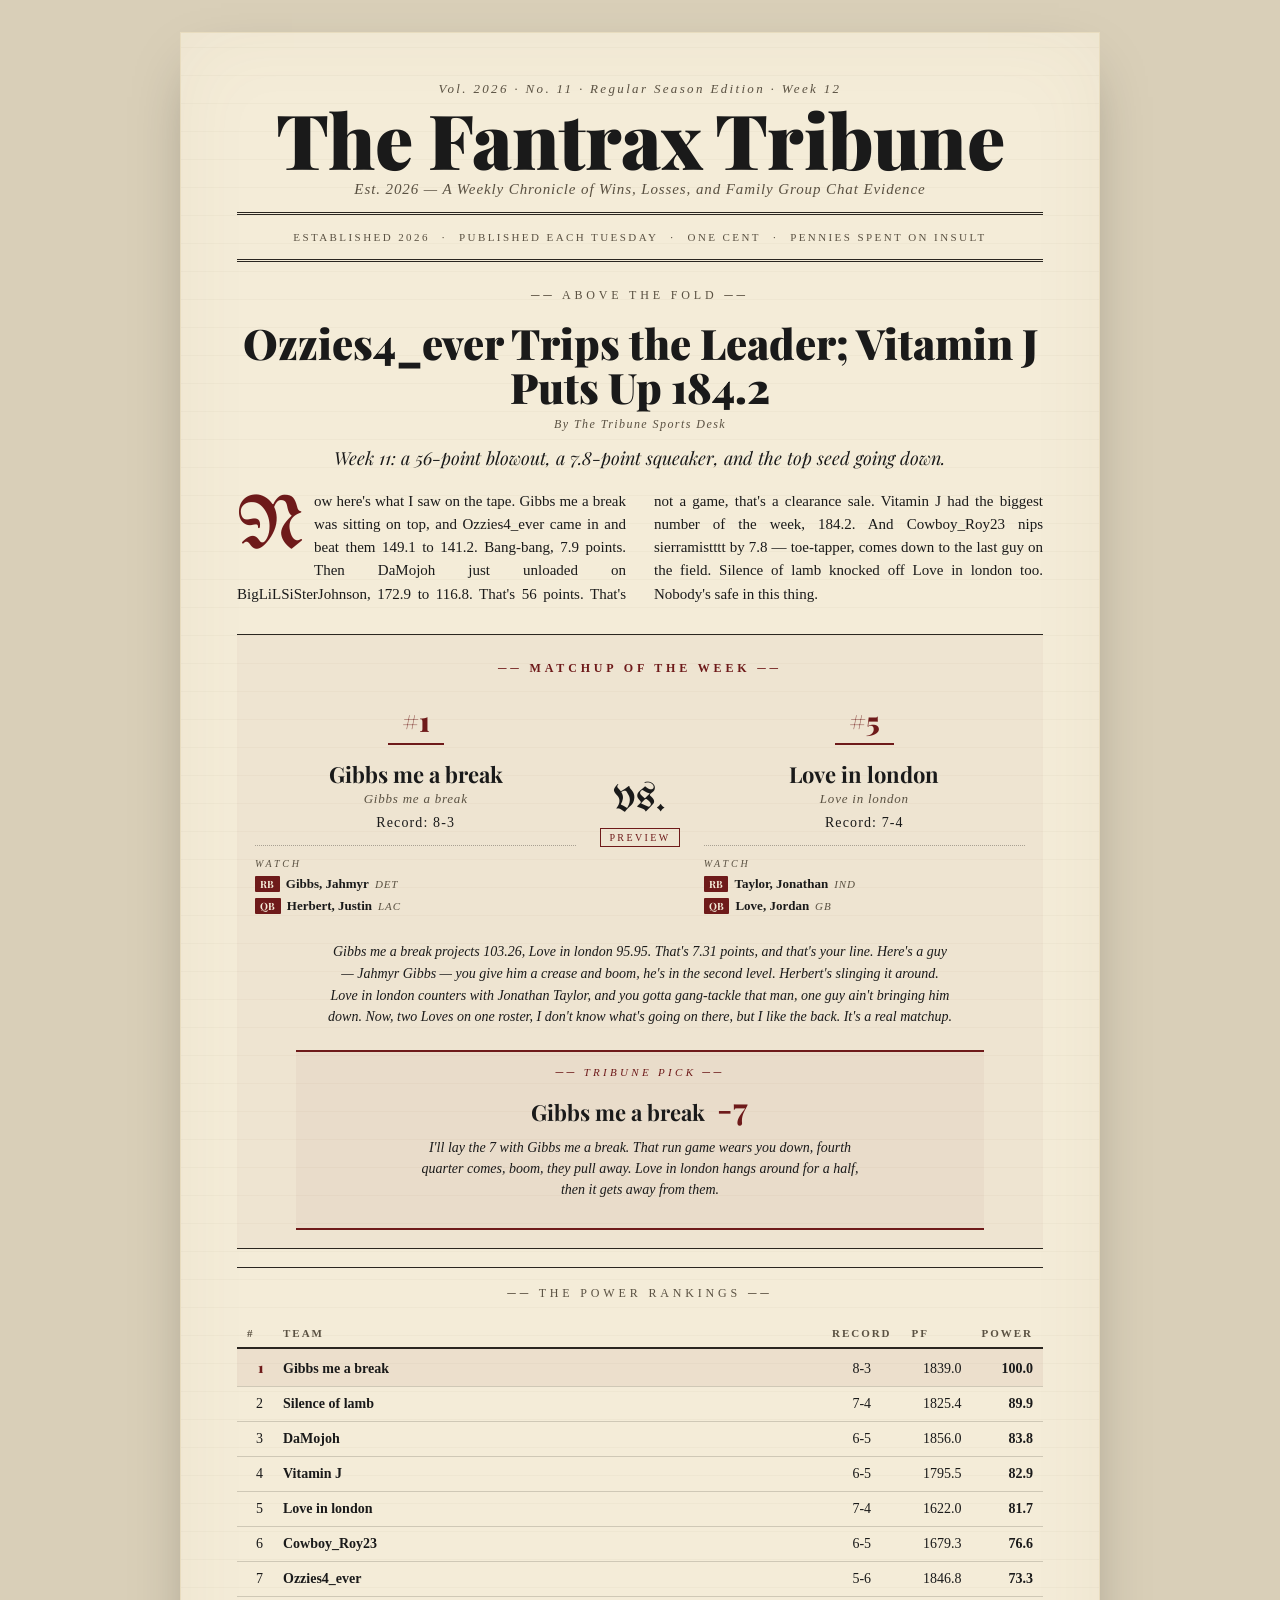
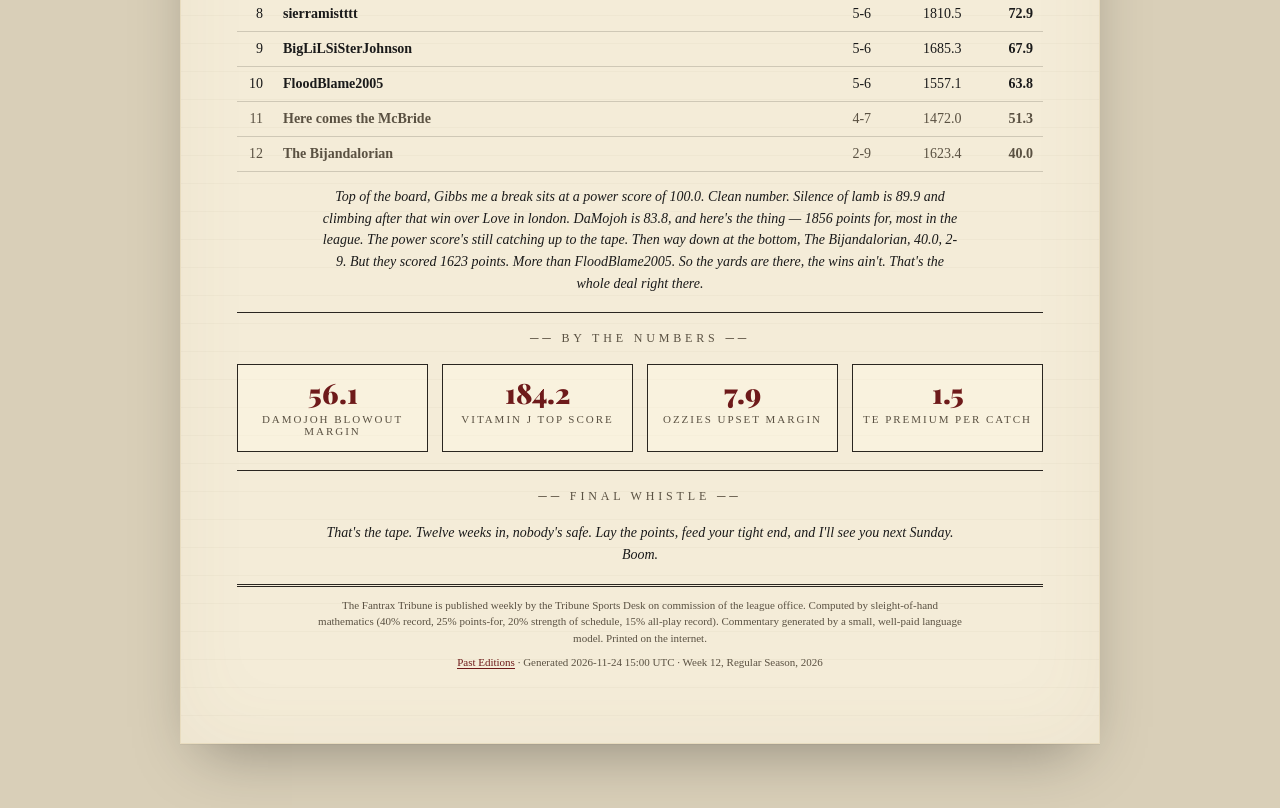
<file: index.html>
<!DOCTYPE html>
<html lang="en">
<head>
<meta charset="utf-8">
<meta name="viewport" content="width=device-width, initial-scale=1">
<title>The Fantrax Tribune — Week 12 Edition</title>
<link rel="preconnect" href="https://fonts.googleapis.com">
<link rel="preconnect" href="https://fonts.gstatic.com" crossorigin>
<link href="https://fonts.googleapis.com/css2?family=Playfair+Display:wght@700;900&family=Old+Standard+TT:ital,wght@0,400;0,700;1,400&family=UnifrakturMaguntia&display=swap" rel="stylesheet">
<link rel="stylesheet" href="static/style.css">
</head>
<body>
<div class="paper">

<header class="masthead">
  <div class="edition-line">Vol. 2026 · No. 11 · Regular Season Edition · Week 12</div>
  <h1 class="title">The Fantrax Tribune</h1>
  <div class="subtitle">Est. 2026 — A Weekly Chronicle of Wins, Losses, and Family Group Chat Evidence</div>
  <div class="rule rule-double"></div>
  <div class="meta-line">
    <span>Established 2026</span>
    <span>·</span>
    <span>Published Each Tuesday</span>
    <span>·</span>
    <span>One Cent</span>
    <span>·</span>
    <span>Pennies Spent on Insult</span>
  </div>
  <div class="rule rule-double"></div>
</header>

<!-- ===== ABOVE THE FOLD ===== -->
<section class="above-fold">
  
  <div class="kicker">── Above The Fold ──</div>
  <article class="lede">
    <h2 class="lede-headline">Ozzies4_ever Trips the Leader; Vitamin J Puts Up 184.2</h2>
    <div class="byline">By The Tribune Sports Desk</div>
    <p class="deck">Week 11: a 56-point blowout, a 7.8-point squeaker, and the top seed going down.</p>
    <div class="drop-cap-wrap">
      <p class="drop-cap">Now here's what I saw on the tape. Gibbs me a break was sitting on top, and Ozzies4_ever came in and beat them 149.1 to 141.2. Bang-bang, 7.9 points. Then DaMojoh just unloaded on BigLiLSiSterJohnson, 172.9 to 116.8. That's 56 points. That's not a game, that's a clearance sale. Vitamin J had the biggest number of the week, 184.2. And Cowboy_Roy23 nips sierramistttt by 7.8 — toe-tapper, comes down to the last guy on the field. Silence of lamb knocked off Love in london too. Nobody's safe in this thing.</p>
    </div>
  </article>
  

  
  <aside class="motw">
    <div class="kicker accent">── Matchup of the Week ──</div>
    <div class="matchup">
      <div class="side">
        <div class="rank-badge"><span class="hash">#</span>1</div>
        <div class="team-name">Gibbs me a break</div>
        <div class="owner-name">Gibbs me a break</div>
        <div class="record">Record: 8-3</div>
        
        <div class="key-players">
          <div class="key-label">Watch</div>
          
          <div class="player-chip">
            <span class="player-pos">RB</span>
            <span class="player-name">Gibbs, Jahmyr</span>
            <span class="player-team">DET</span>
          </div>
          
          <div class="player-chip">
            <span class="player-pos">QB</span>
            <span class="player-name">Herbert, Justin</span>
            <span class="player-team">LAC</span>
          </div>
          
        </div>
        
      </div>
      <div class="vs">
        <div class="versus">vs.</div>
        
          <div class="status-pill">PREVIEW</div>
        
      </div>
      <div class="side">
        <div class="rank-badge"><span class="hash">#</span>5</div>
        <div class="team-name">Love in london</div>
        <div class="owner-name">Love in london</div>
        <div class="record">Record: 7-4</div>
        
        <div class="key-players">
          <div class="key-label">Watch</div>
          
          <div class="player-chip">
            <span class="player-pos">RB</span>
            <span class="player-name">Taylor, Jonathan</span>
            <span class="player-team">IND</span>
          </div>
          
          <div class="player-chip">
            <span class="player-pos">QB</span>
            <span class="player-name">Love, Jordan</span>
            <span class="player-team">GB</span>
          </div>
          
        </div>
        
      </div>
    </div>
    <p class="motw-blurb">Gibbs me a break projects 103.26, Love in london 95.95. That's 7.31 points, and that's your line. Here's a guy — Jahmyr Gibbs — you give him a crease and boom, he's in the second level. Herbert's slinging it around. Love in london counters with Jonathan Taylor, and you gotta gang-tackle that man, one guy ain't bringing him down. Now, two Loves on one roster, I don't know what's going on there, but I like the back. It's a real matchup.</p>

    
    <div class="tribune-pick">
      <div class="pick-label">── Tribune Pick ──</div>
      <div class="pick-line">
        <span class="pick-team">Gibbs me a break</span>
        <span class="pick-spread">-7</span>
      </div>
      <p class="pick-blurb">I'll lay the 7 with Gibbs me a break. That run game wears you down, fourth quarter comes, boom, they pull away. Love in london hangs around for a half, then it gets away from them.</p>
    </div>
    
  </aside>
  
</section>

<div class="rule rule-single"></div>

<!-- ===== POWER RANKINGS ===== -->
<section class="rankings">
  <div class="kicker">── The Power Rankings ──</div>
  <table class="rankings-table">
    <thead>
      <tr>
        <th class="col-rank">#</th>
        <th class="col-team">Team</th>
        <th class="col-record">Record</th>
        <th class="col-pf">PF</th>
        <th class="col-score">Power</th>
      </tr>
    </thead>
    <tbody>
      
      <tr class="rank-row rank-row--top ">
        <td class="col-rank">1</td>
        <td class="col-team">
          
            <strong>Gibbs me a break</strong>
          
        </td>
        <td class="col-record">8-3</td>
        <td class="col-pf">1839.0</td>
        <td class="col-score">100.0</td>
      </tr>
      
      <tr class="rank-row  ">
        <td class="col-rank">2</td>
        <td class="col-team">
          
            <strong>Silence of lamb</strong>
          
        </td>
        <td class="col-record">7-4</td>
        <td class="col-pf">1825.4</td>
        <td class="col-score">89.9</td>
      </tr>
      
      <tr class="rank-row  ">
        <td class="col-rank">3</td>
        <td class="col-team">
          
            <strong>DaMojoh</strong>
          
        </td>
        <td class="col-record">6-5</td>
        <td class="col-pf">1856.0</td>
        <td class="col-score">83.8</td>
      </tr>
      
      <tr class="rank-row  ">
        <td class="col-rank">4</td>
        <td class="col-team">
          
            <strong>Vitamin J</strong>
          
        </td>
        <td class="col-record">6-5</td>
        <td class="col-pf">1795.5</td>
        <td class="col-score">82.9</td>
      </tr>
      
      <tr class="rank-row  ">
        <td class="col-rank">5</td>
        <td class="col-team">
          
            <strong>Love in london</strong>
          
        </td>
        <td class="col-record">7-4</td>
        <td class="col-pf">1622.0</td>
        <td class="col-score">81.7</td>
      </tr>
      
      <tr class="rank-row  ">
        <td class="col-rank">6</td>
        <td class="col-team">
          
            <strong>Cowboy_Roy23</strong>
          
        </td>
        <td class="col-record">6-5</td>
        <td class="col-pf">1679.3</td>
        <td class="col-score">76.6</td>
      </tr>
      
      <tr class="rank-row  ">
        <td class="col-rank">7</td>
        <td class="col-team">
          
            <strong>Ozzies4_ever</strong>
          
        </td>
        <td class="col-record">5-6</td>
        <td class="col-pf">1846.8</td>
        <td class="col-score">73.3</td>
      </tr>
      
      <tr class="rank-row  ">
        <td class="col-rank">8</td>
        <td class="col-team">
          
            <strong>sierramistttt</strong>
          
        </td>
        <td class="col-record">5-6</td>
        <td class="col-pf">1810.5</td>
        <td class="col-score">72.9</td>
      </tr>
      
      <tr class="rank-row  ">
        <td class="col-rank">9</td>
        <td class="col-team">
          
            <strong>BigLiLSiSterJohnson</strong>
          
        </td>
        <td class="col-record">5-6</td>
        <td class="col-pf">1685.3</td>
        <td class="col-score">67.9</td>
      </tr>
      
      <tr class="rank-row  ">
        <td class="col-rank">10</td>
        <td class="col-team">
          
            <strong>FloodBlame2005</strong>
          
        </td>
        <td class="col-record">5-6</td>
        <td class="col-pf">1557.1</td>
        <td class="col-score">63.8</td>
      </tr>
      
      <tr class="rank-row  rank-row--bottom">
        <td class="col-rank">11</td>
        <td class="col-team">
          
            <strong>Here comes the McBride</strong>
          
        </td>
        <td class="col-record">4-7</td>
        <td class="col-pf">1472.0</td>
        <td class="col-score">51.3</td>
      </tr>
      
      <tr class="rank-row  rank-row--bottom">
        <td class="col-rank">12</td>
        <td class="col-team">
          
            <strong>The Bijandalorian</strong>
          
        </td>
        <td class="col-record">2-9</td>
        <td class="col-pf">1623.4</td>
        <td class="col-score">40.0</td>
      </tr>
      
    </tbody>
  </table>

  <p class="section-blurb">Top of the board, Gibbs me a break sits at a power score of 100.0. Clean number. Silence of lamb is 89.9 and climbing after that win over Love in london. DaMojoh is 83.8, and here's the thing — 1856 points for, most in the league. The power score's still catching up to the tape. Then way down at the bottom, The Bijandalorian, 40.0, 2-9. But they scored 1623 points. More than FloodBlame2005. So the yards are there, the wins ain't. That's the whole deal right there.</p>
</section>

<div class="rule rule-single"></div>

<!-- ===== BY THE NUMBERS ===== -->
<section class="numbers">
  <div class="kicker">── By The Numbers ──</div>
  <div class="numbers-grid">
    
      <div class="number-card">
        <div class="number-value">56.1</div>
        <div class="number-label">DaMojoh Blowout Margin</div>
      </div>
    
      <div class="number-card">
        <div class="number-value">184.2</div>
        <div class="number-label">Vitamin J Top Score</div>
      </div>
    
      <div class="number-card">
        <div class="number-value">7.9</div>
        <div class="number-label">Ozzies Upset Margin</div>
      </div>
    
      <div class="number-card">
        <div class="number-value">1.5</div>
        <div class="number-label">TE Premium Per Catch</div>
      </div>
    
  </div>
</section>

<div class="rule rule-single"></div>

<!-- ===== CLOSING NOTES ===== -->

<section class="closing">
  <div class="kicker">── Final Whistle ──</div>
  <p class="closing-body">That's the tape. Twelve weeks in, nobody's safe. Lay the points, feed your tight end, and I'll see you next Sunday. Boom.</p>
</section>


<footer class="colophon">
  <div class="rule rule-double"></div>
  <p>
    The Fantrax Tribune is published weekly by the Tribune Sports Desk
    on commission of the league office. Computed by sleight-of-hand mathematics
    (40% record, 25% points-for, 20% strength of schedule, 15% all-play record).
    Commentary generated by a small, well-paid language model. Printed on the internet.
  </p>
  <p class="archive-note">
    <a href="editions/index.html">Past Editions</a> ·
    Generated 2026-11-24 15:00 UTC · Week 12, Regular Season, 2026
  </p>
</footer>

</div>
</body>
</html>
</file>
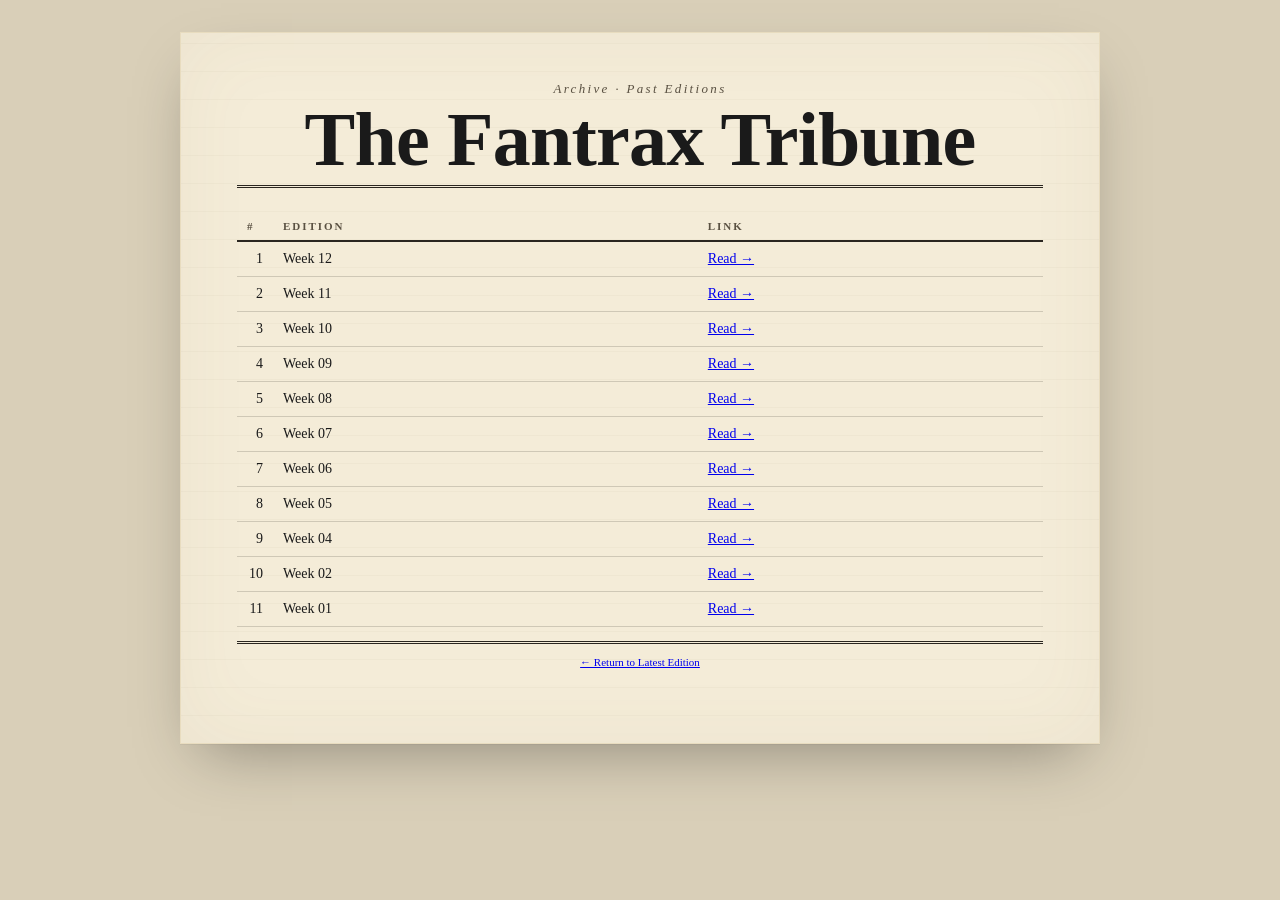
<file: editions/index.html>
<!DOCTYPE html>
<html lang="en">
<head>
<meta charset="utf-8">
<title>The Fantrax Tribune — Past Editions</title>
<link rel="stylesheet" href="../static/style.css">
</head>
<body>
<div class="paper">
  <header class="masthead">
    <div class="edition-line">Archive · Past Editions</div>
    <h1 class="title">The Fantrax Tribune</h1>
    <div class="rule rule-double"></div>
  </header>
  <section class="rankings">
    <table class="rankings-table">
      <thead>
        <tr>
          <th class="col-rank">#</th>
          <th class="col-team">Edition</th>
          <th class="col-owner">Link</th>
        </tr>
      </thead>
      <tbody>
        
        <tr>
          <td class="col-rank">1</td>
          <td class="col-team">Week 12</td>
          <td class="col-owner"><a href="week-12.html">Read &rarr;</a></td>
        </tr>
        
        <tr>
          <td class="col-rank">2</td>
          <td class="col-team">Week 11</td>
          <td class="col-owner"><a href="week-11.html">Read &rarr;</a></td>
        </tr>
        
        <tr>
          <td class="col-rank">3</td>
          <td class="col-team">Week 10</td>
          <td class="col-owner"><a href="week-10.html">Read &rarr;</a></td>
        </tr>
        
        <tr>
          <td class="col-rank">4</td>
          <td class="col-team">Week 09</td>
          <td class="col-owner"><a href="week-9.html">Read &rarr;</a></td>
        </tr>
        
        <tr>
          <td class="col-rank">5</td>
          <td class="col-team">Week 08</td>
          <td class="col-owner"><a href="week-8.html">Read &rarr;</a></td>
        </tr>
        
        <tr>
          <td class="col-rank">6</td>
          <td class="col-team">Week 07</td>
          <td class="col-owner"><a href="week-7.html">Read &rarr;</a></td>
        </tr>
        
        <tr>
          <td class="col-rank">7</td>
          <td class="col-team">Week 06</td>
          <td class="col-owner"><a href="week-6.html">Read &rarr;</a></td>
        </tr>
        
        <tr>
          <td class="col-rank">8</td>
          <td class="col-team">Week 05</td>
          <td class="col-owner"><a href="week-5.html">Read &rarr;</a></td>
        </tr>
        
        <tr>
          <td class="col-rank">9</td>
          <td class="col-team">Week 04</td>
          <td class="col-owner"><a href="week-4.html">Read &rarr;</a></td>
        </tr>
        
        <tr>
          <td class="col-rank">10</td>
          <td class="col-team">Week 02</td>
          <td class="col-owner"><a href="week-2.html">Read &rarr;</a></td>
        </tr>
        
        <tr>
          <td class="col-rank">11</td>
          <td class="col-team">Week 01</td>
          <td class="col-owner"><a href="week-1.html">Read &rarr;</a></td>
        </tr>
        
      </tbody>
    </table>
  </section>
  <footer class="colophon">
    <div class="rule rule-double"></div>
    <p><a href="../index.html">&larr; Return to Latest Edition</a></p>
  </footer>
</div>
</body>
</html>
</file>
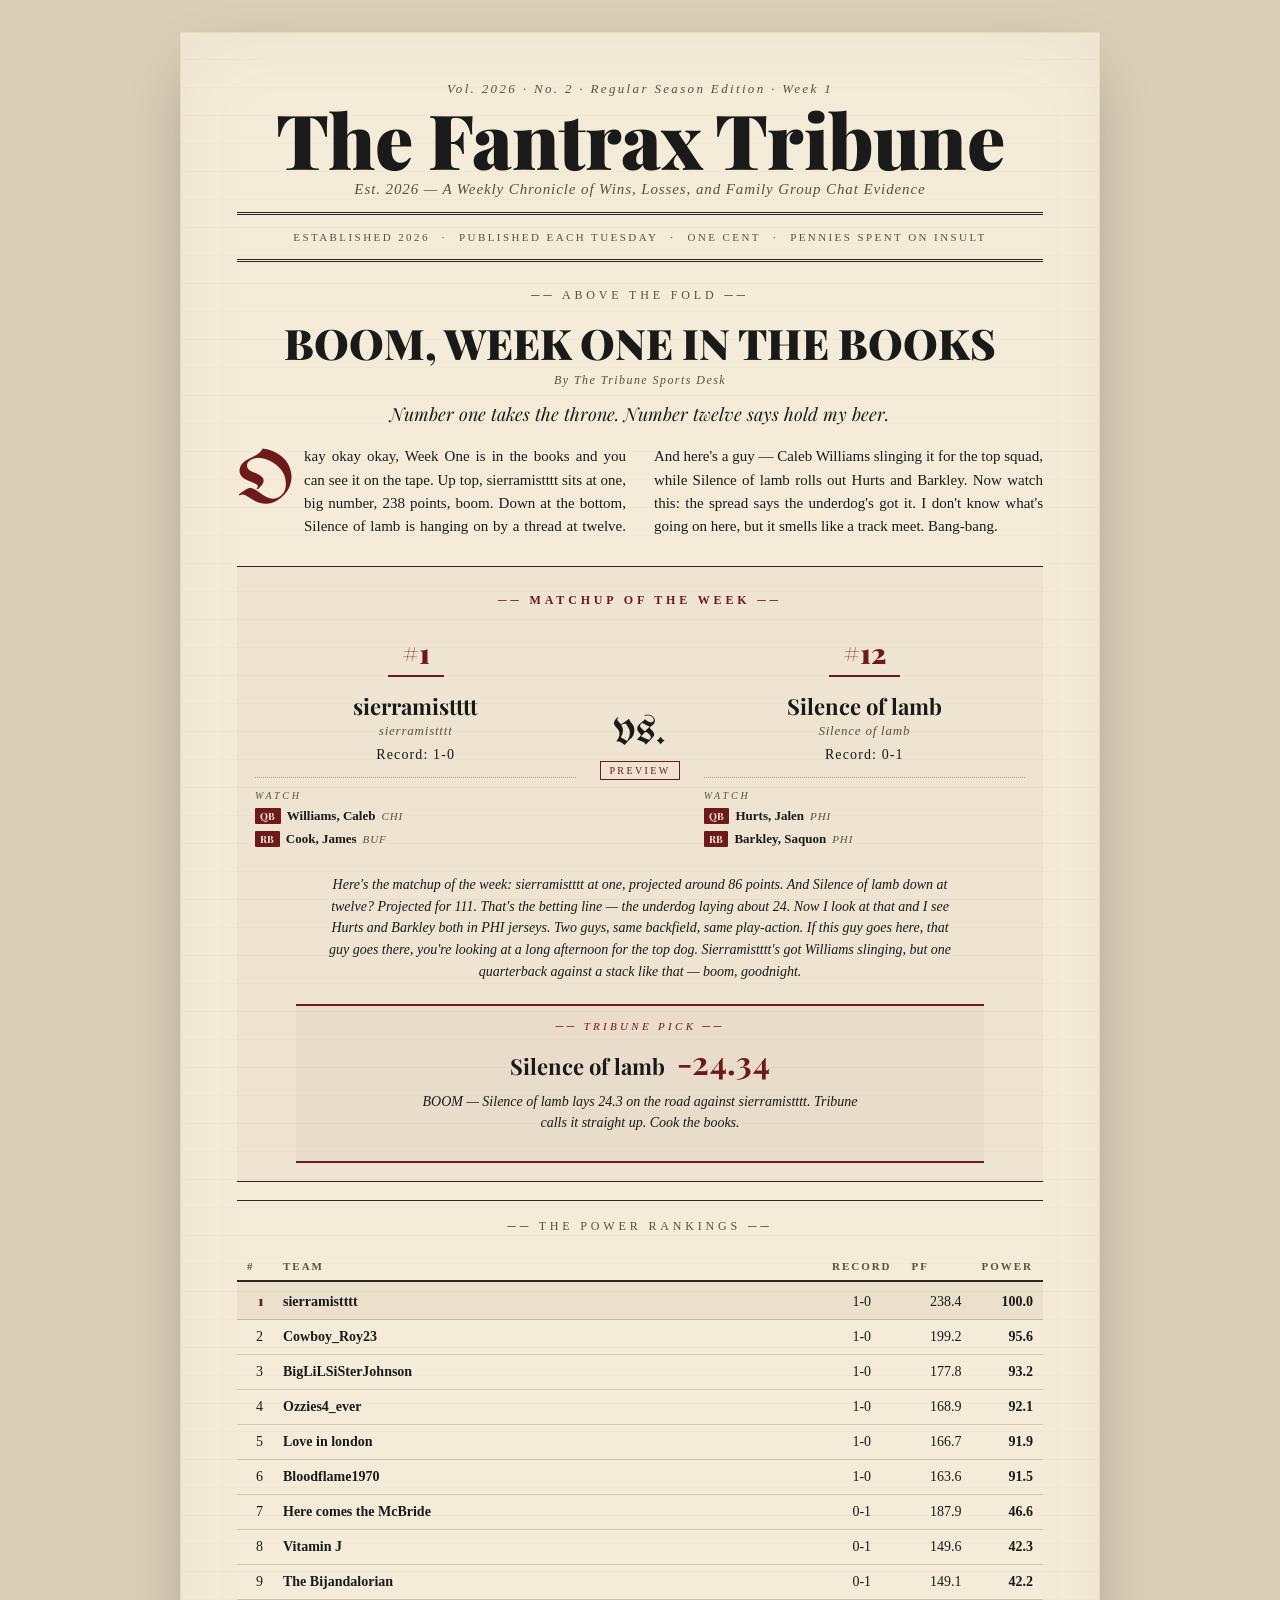
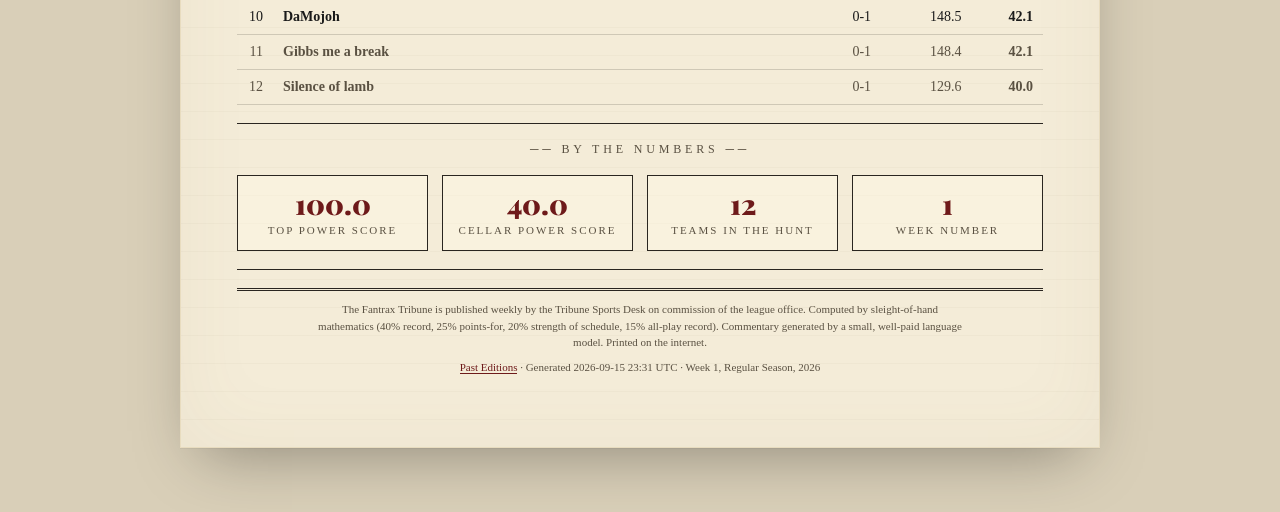
<file: editions/week-1.html>
<!DOCTYPE html>
<html lang="en">
<head>
<meta charset="utf-8">
<meta name="viewport" content="width=device-width, initial-scale=1">
<title>The Fantrax Tribune — Week 1 Edition</title>
<link rel="preconnect" href="https://fonts.googleapis.com">
<link rel="preconnect" href="https://fonts.gstatic.com" crossorigin>
<link href="https://fonts.googleapis.com/css2?family=Playfair+Display:wght@700;900&family=Old+Standard+TT:ital,wght@0,400;0,700;1,400&family=UnifrakturMaguntia&display=swap" rel="stylesheet">
<link rel="stylesheet" href="../static/style.css">
</head>
<body>
<div class="paper">

<header class="masthead">
  <div class="edition-line">Vol. 2026 · No. 2 · Regular Season Edition · Week 1</div>
  <h1 class="title">The Fantrax Tribune</h1>
  <div class="subtitle">Est. 2026 — A Weekly Chronicle of Wins, Losses, and Family Group Chat Evidence</div>
  <div class="rule rule-double"></div>
  <div class="meta-line">
    <span>Established 2026</span>
    <span>·</span>
    <span>Published Each Tuesday</span>
    <span>·</span>
    <span>One Cent</span>
    <span>·</span>
    <span>Pennies Spent on Insult</span>
  </div>
  <div class="rule rule-double"></div>
</header>

<!-- ===== ABOVE THE FOLD ===== -->
<section class="above-fold">
  
  <div class="kicker">── Above The Fold ──</div>
  <article class="lede">
    <h2 class="lede-headline">BOOM, WEEK ONE IN THE BOOKS</h2>
    <div class="byline">By The Tribune Sports Desk</div>
    <p class="deck">Number one takes the throne. Number twelve says hold my beer.</p>
    <div class="drop-cap-wrap">
      <p class="drop-cap">Okay okay okay, Week One is in the books and you can see it on the tape. Up top, sierramistttt sits at one, big number, 238 points, boom. Down at the bottom, Silence of lamb is hanging on by a thread at twelve. And here's a guy — Caleb Williams slinging it for the top squad, while Silence of lamb rolls out Hurts and Barkley. Now watch this: the spread says the underdog's got it. I don't know what's going on here, but it smells like a track meet. Bang-bang.</p>
    </div>
  </article>
  

  
  <aside class="motw">
    <div class="kicker accent">── Matchup of the Week ──</div>
    <div class="matchup">
      <div class="side">
        <div class="rank-badge"><span class="hash">#</span>1</div>
        <div class="team-name">sierramistttt</div>
        <div class="owner-name">sierramistttt</div>
        <div class="record">Record: 1-0</div>
        
        <div class="key-players">
          <div class="key-label">Watch</div>
          
          <div class="player-chip">
            <span class="player-pos">QB</span>
            <span class="player-name">Williams, Caleb</span>
            <span class="player-team">CHI</span>
          </div>
          
          <div class="player-chip">
            <span class="player-pos">RB</span>
            <span class="player-name">Cook, James</span>
            <span class="player-team">BUF</span>
          </div>
          
        </div>
        
      </div>
      <div class="vs">
        <div class="versus">vs.</div>
        
          <div class="status-pill">PREVIEW</div>
        
      </div>
      <div class="side">
        <div class="rank-badge"><span class="hash">#</span>12</div>
        <div class="team-name">Silence of lamb</div>
        <div class="owner-name">Silence of lamb</div>
        <div class="record">Record: 0-1</div>
        
        <div class="key-players">
          <div class="key-label">Watch</div>
          
          <div class="player-chip">
            <span class="player-pos">QB</span>
            <span class="player-name">Hurts, Jalen</span>
            <span class="player-team">PHI</span>
          </div>
          
          <div class="player-chip">
            <span class="player-pos">RB</span>
            <span class="player-name">Barkley, Saquon</span>
            <span class="player-team">PHI</span>
          </div>
          
        </div>
        
      </div>
    </div>
    <p class="motw-blurb">Here's the matchup of the week: sierramistttt at one, projected around 86 points. And Silence of lamb down at twelve? Projected for 111. That's the betting line — the underdog laying about 24. Now I look at that and I see Hurts and Barkley both in PHI jerseys. Two guys, same backfield, same play-action. If this guy goes here, that guy goes there, you're looking at a long afternoon for the top dog. Sierramistttt's got Williams slinging, but one quarterback against a stack like that — boom, goodnight.</p>

    
    <div class="tribune-pick">
      <div class="pick-label">── Tribune Pick ──</div>
      <div class="pick-line">
        <span class="pick-team">Silence of lamb</span>
        <span class="pick-spread">-24.34</span>
      </div>
      <p class="pick-blurb">BOOM — Silence of lamb lays 24.3 on the road against sierramistttt. Tribune calls it straight up. Cook the books.</p>
    </div>
    
  </aside>
  
</section>

<div class="rule rule-single"></div>

<!-- ===== POWER RANKINGS ===== -->
<section class="rankings">
  <div class="kicker">── The Power Rankings ──</div>
  <table class="rankings-table">
    <thead>
      <tr>
        <th class="col-rank">#</th>
        <th class="col-team">Team</th>
        <th class="col-record">Record</th>
        <th class="col-pf">PF</th>
        <th class="col-score">Power</th>
      </tr>
    </thead>
    <tbody>
      
      <tr class="rank-row rank-row--top ">
        <td class="col-rank">1</td>
        <td class="col-team">
          
            <strong>sierramistttt</strong>
          
        </td>
        <td class="col-record">1-0</td>
        <td class="col-pf">238.4</td>
        <td class="col-score">100.0</td>
      </tr>
      
      <tr class="rank-row  ">
        <td class="col-rank">2</td>
        <td class="col-team">
          
            <strong>Cowboy_Roy23</strong>
          
        </td>
        <td class="col-record">1-0</td>
        <td class="col-pf">199.2</td>
        <td class="col-score">95.6</td>
      </tr>
      
      <tr class="rank-row  ">
        <td class="col-rank">3</td>
        <td class="col-team">
          
            <strong>BigLiLSiSterJohnson</strong>
          
        </td>
        <td class="col-record">1-0</td>
        <td class="col-pf">177.8</td>
        <td class="col-score">93.2</td>
      </tr>
      
      <tr class="rank-row  ">
        <td class="col-rank">4</td>
        <td class="col-team">
          
            <strong>Ozzies4_ever</strong>
          
        </td>
        <td class="col-record">1-0</td>
        <td class="col-pf">168.9</td>
        <td class="col-score">92.1</td>
      </tr>
      
      <tr class="rank-row  ">
        <td class="col-rank">5</td>
        <td class="col-team">
          
            <strong>Love in london</strong>
          
        </td>
        <td class="col-record">1-0</td>
        <td class="col-pf">166.7</td>
        <td class="col-score">91.9</td>
      </tr>
      
      <tr class="rank-row  ">
        <td class="col-rank">6</td>
        <td class="col-team">
          
            <strong>Bloodflame1970</strong>
          
        </td>
        <td class="col-record">1-0</td>
        <td class="col-pf">163.6</td>
        <td class="col-score">91.5</td>
      </tr>
      
      <tr class="rank-row  ">
        <td class="col-rank">7</td>
        <td class="col-team">
          
            <strong>Here comes the McBride</strong>
          
        </td>
        <td class="col-record">0-1</td>
        <td class="col-pf">187.9</td>
        <td class="col-score">46.6</td>
      </tr>
      
      <tr class="rank-row  ">
        <td class="col-rank">8</td>
        <td class="col-team">
          
            <strong>Vitamin J</strong>
          
        </td>
        <td class="col-record">0-1</td>
        <td class="col-pf">149.6</td>
        <td class="col-score">42.3</td>
      </tr>
      
      <tr class="rank-row  ">
        <td class="col-rank">9</td>
        <td class="col-team">
          
            <strong>The Bijandalorian</strong>
          
        </td>
        <td class="col-record">0-1</td>
        <td class="col-pf">149.1</td>
        <td class="col-score">42.2</td>
      </tr>
      
      <tr class="rank-row  ">
        <td class="col-rank">10</td>
        <td class="col-team">
          
            <strong>DaMojoh</strong>
          
        </td>
        <td class="col-record">0-1</td>
        <td class="col-pf">148.5</td>
        <td class="col-score">42.1</td>
      </tr>
      
      <tr class="rank-row  rank-row--bottom">
        <td class="col-rank">11</td>
        <td class="col-team">
          
            <strong>Gibbs me a break</strong>
          
        </td>
        <td class="col-record">0-1</td>
        <td class="col-pf">148.4</td>
        <td class="col-score">42.1</td>
      </tr>
      
      <tr class="rank-row  rank-row--bottom">
        <td class="col-rank">12</td>
        <td class="col-team">
          
            <strong>Silence of lamb</strong>
          
        </td>
        <td class="col-record">0-1</td>
        <td class="col-pf">129.6</td>
        <td class="col-score">40.0</td>
      </tr>
      
    </tbody>
  </table>

  
</section>

<div class="rule rule-single"></div>

<!-- ===== BY THE NUMBERS ===== -->
<section class="numbers">
  <div class="kicker">── By The Numbers ──</div>
  <div class="numbers-grid">
    
      <div class="number-card">
        <div class="number-value">100.0</div>
        <div class="number-label">Top Power Score</div>
      </div>
    
      <div class="number-card">
        <div class="number-value">40.0</div>
        <div class="number-label">Cellar Power Score</div>
      </div>
    
      <div class="number-card">
        <div class="number-value">12</div>
        <div class="number-label">Teams in the Hunt</div>
      </div>
    
      <div class="number-card">
        <div class="number-value">1</div>
        <div class="number-label">Week Number</div>
      </div>
    
  </div>
</section>

<div class="rule rule-single"></div>

<!-- ===== CLOSING NOTES ===== -->


<footer class="colophon">
  <div class="rule rule-double"></div>
  <p>
    The Fantrax Tribune is published weekly by the Tribune Sports Desk
    on commission of the league office. Computed by sleight-of-hand mathematics
    (40% record, 25% points-for, 20% strength of schedule, 15% all-play record).
    Commentary generated by a small, well-paid language model. Printed on the internet.
  </p>
  <p class="archive-note">
    <a href="../editions/index.html">Past Editions</a> ·
    Generated 2026-09-15 23:31 UTC · Week 1, Regular Season, 2026
  </p>
</footer>

</div>
</body>
</html>
</file>
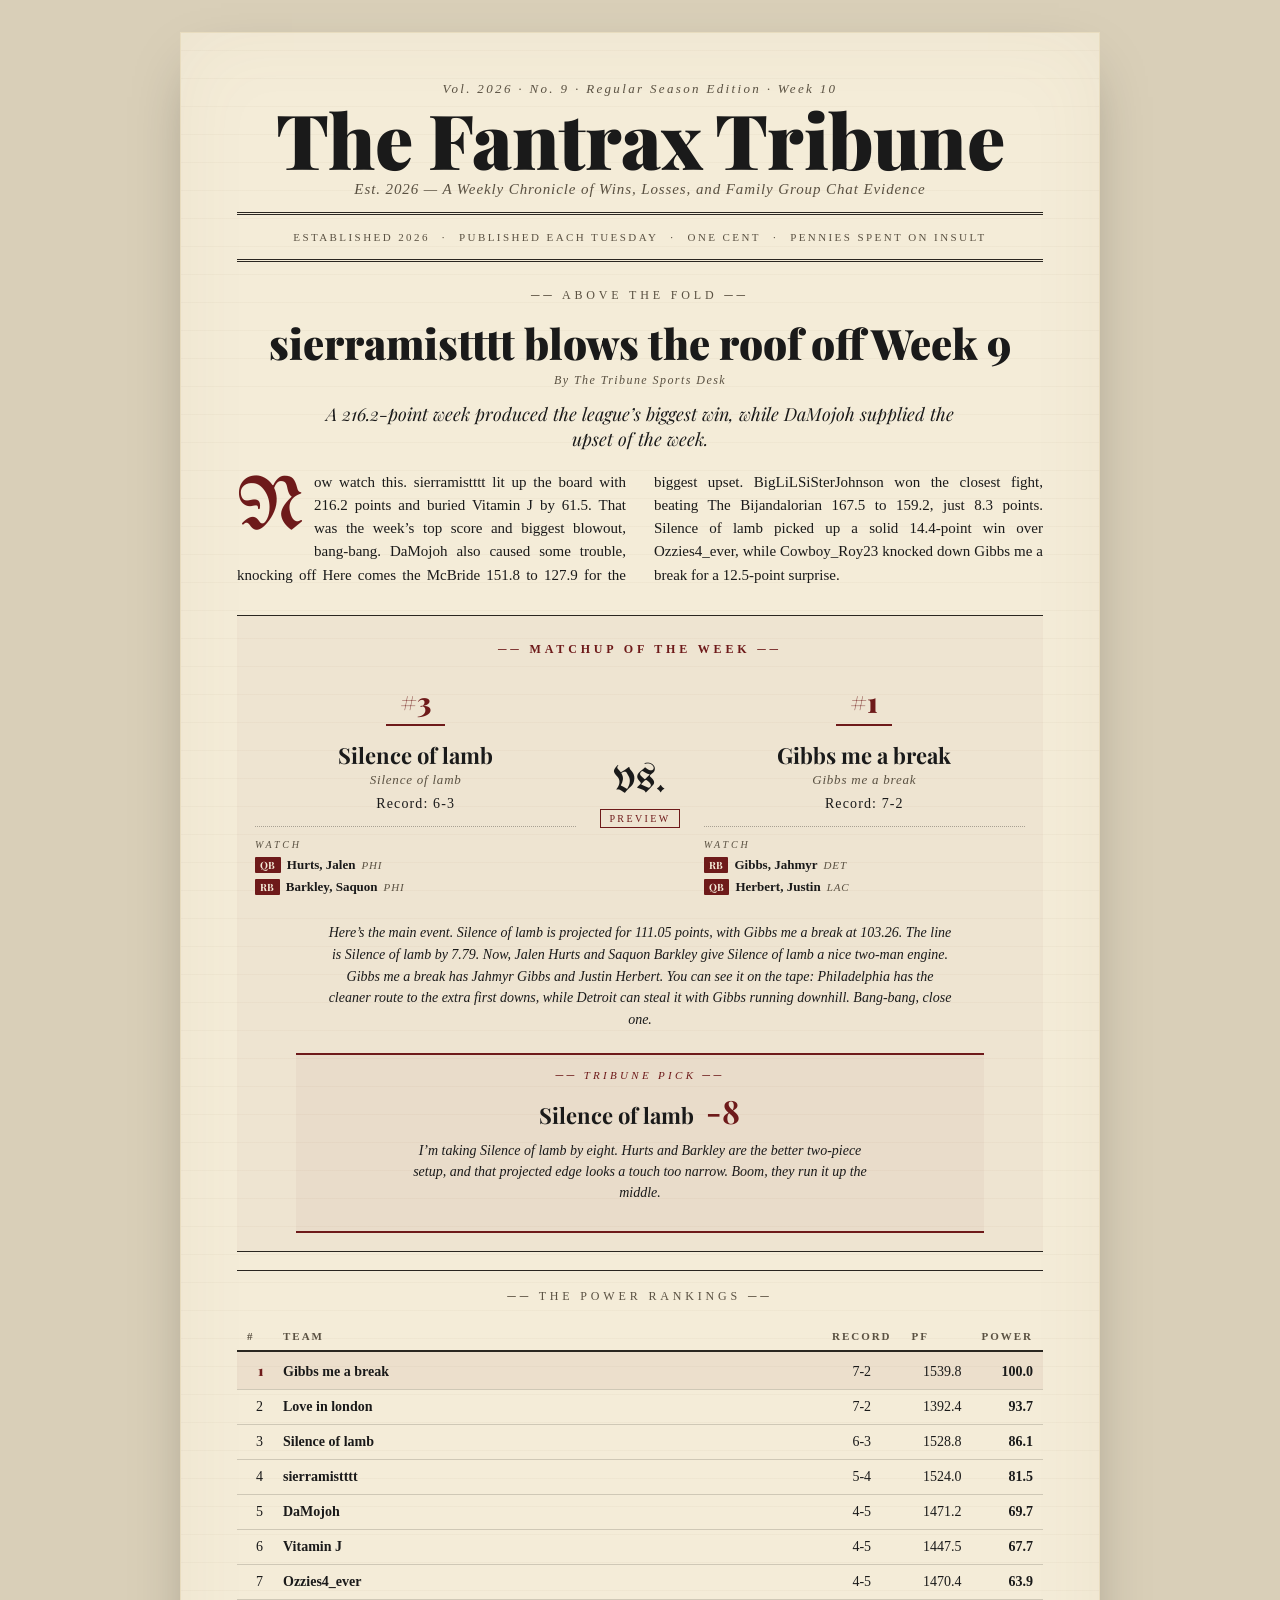
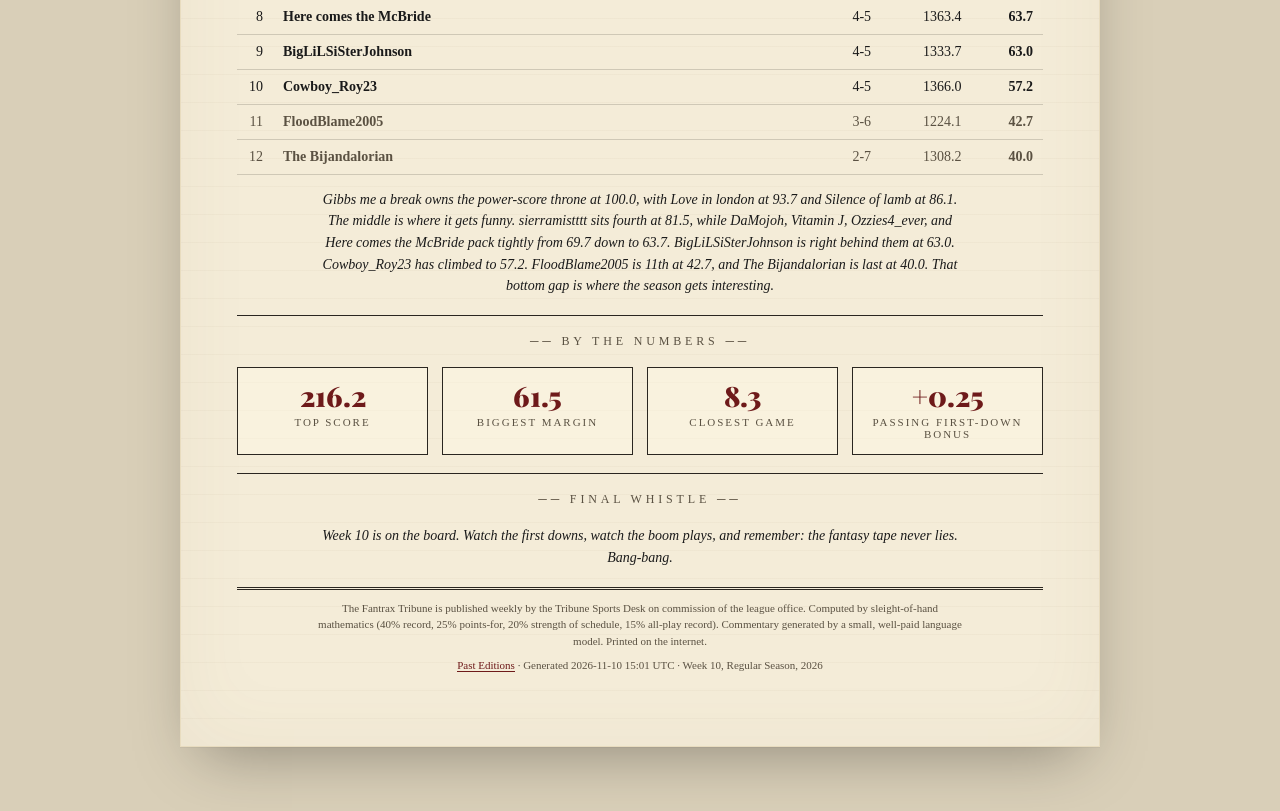
<file: editions/week-10.html>
<!DOCTYPE html>
<html lang="en">
<head>
<meta charset="utf-8">
<meta name="viewport" content="width=device-width, initial-scale=1">
<title>The Fantrax Tribune — Week 10 Edition</title>
<link rel="preconnect" href="https://fonts.googleapis.com">
<link rel="preconnect" href="https://fonts.gstatic.com" crossorigin>
<link href="https://fonts.googleapis.com/css2?family=Playfair+Display:wght@700;900&family=Old+Standard+TT:ital,wght@0,400;0,700;1,400&family=UnifrakturMaguntia&display=swap" rel="stylesheet">
<link rel="stylesheet" href="../static/style.css">
</head>
<body>
<div class="paper">

<header class="masthead">
  <div class="edition-line">Vol. 2026 · No. 9 · Regular Season Edition · Week 10</div>
  <h1 class="title">The Fantrax Tribune</h1>
  <div class="subtitle">Est. 2026 — A Weekly Chronicle of Wins, Losses, and Family Group Chat Evidence</div>
  <div class="rule rule-double"></div>
  <div class="meta-line">
    <span>Established 2026</span>
    <span>·</span>
    <span>Published Each Tuesday</span>
    <span>·</span>
    <span>One Cent</span>
    <span>·</span>
    <span>Pennies Spent on Insult</span>
  </div>
  <div class="rule rule-double"></div>
</header>

<!-- ===== ABOVE THE FOLD ===== -->
<section class="above-fold">
  
  <div class="kicker">── Above The Fold ──</div>
  <article class="lede">
    <h2 class="lede-headline">sierramistttt blows the roof off Week 9</h2>
    <div class="byline">By The Tribune Sports Desk</div>
    <p class="deck">A 216.2-point week produced the league’s biggest win, while DaMojoh supplied the upset of the week.</p>
    <div class="drop-cap-wrap">
      <p class="drop-cap">Now watch this. sierramistttt lit up the board with 216.2 points and buried Vitamin J by 61.5. That was the week’s top score and biggest blowout, bang-bang. DaMojoh also caused some trouble, knocking off Here comes the McBride 151.8 to 127.9 for the biggest upset. BigLiLSiSterJohnson won the closest fight, beating The Bijandalorian 167.5 to 159.2, just 8.3 points. Silence of lamb picked up a solid 14.4-point win over Ozzies4_ever, while Cowboy_Roy23 knocked down Gibbs me a break for a 12.5-point surprise.</p>
    </div>
  </article>
  

  
  <aside class="motw">
    <div class="kicker accent">── Matchup of the Week ──</div>
    <div class="matchup">
      <div class="side">
        <div class="rank-badge"><span class="hash">#</span>3</div>
        <div class="team-name">Silence of lamb</div>
        <div class="owner-name">Silence of lamb</div>
        <div class="record">Record: 6-3</div>
        
        <div class="key-players">
          <div class="key-label">Watch</div>
          
          <div class="player-chip">
            <span class="player-pos">QB</span>
            <span class="player-name">Hurts, Jalen</span>
            <span class="player-team">PHI</span>
          </div>
          
          <div class="player-chip">
            <span class="player-pos">RB</span>
            <span class="player-name">Barkley, Saquon</span>
            <span class="player-team">PHI</span>
          </div>
          
        </div>
        
      </div>
      <div class="vs">
        <div class="versus">vs.</div>
        
          <div class="status-pill">PREVIEW</div>
        
      </div>
      <div class="side">
        <div class="rank-badge"><span class="hash">#</span>1</div>
        <div class="team-name">Gibbs me a break</div>
        <div class="owner-name">Gibbs me a break</div>
        <div class="record">Record: 7-2</div>
        
        <div class="key-players">
          <div class="key-label">Watch</div>
          
          <div class="player-chip">
            <span class="player-pos">RB</span>
            <span class="player-name">Gibbs, Jahmyr</span>
            <span class="player-team">DET</span>
          </div>
          
          <div class="player-chip">
            <span class="player-pos">QB</span>
            <span class="player-name">Herbert, Justin</span>
            <span class="player-team">LAC</span>
          </div>
          
        </div>
        
      </div>
    </div>
    <p class="motw-blurb">Here’s the main event. Silence of lamb is projected for 111.05 points, with Gibbs me a break at 103.26. The line is Silence of lamb by 7.79. Now, Jalen Hurts and Saquon Barkley give Silence of lamb a nice two-man engine. Gibbs me a break has Jahmyr Gibbs and Justin Herbert. You can see it on the tape: Philadelphia has the cleaner route to the extra first downs, while Detroit can steal it with Gibbs running downhill. Bang-bang, close one.</p>

    
    <div class="tribune-pick">
      <div class="pick-label">── Tribune Pick ──</div>
      <div class="pick-line">
        <span class="pick-team">Silence of lamb</span>
        <span class="pick-spread">-8</span>
      </div>
      <p class="pick-blurb">I’m taking Silence of lamb by eight. Hurts and Barkley are the better two-piece setup, and that projected edge looks a touch too narrow. Boom, they run it up the middle.</p>
    </div>
    
  </aside>
  
</section>

<div class="rule rule-single"></div>

<!-- ===== POWER RANKINGS ===== -->
<section class="rankings">
  <div class="kicker">── The Power Rankings ──</div>
  <table class="rankings-table">
    <thead>
      <tr>
        <th class="col-rank">#</th>
        <th class="col-team">Team</th>
        <th class="col-record">Record</th>
        <th class="col-pf">PF</th>
        <th class="col-score">Power</th>
      </tr>
    </thead>
    <tbody>
      
      <tr class="rank-row rank-row--top ">
        <td class="col-rank">1</td>
        <td class="col-team">
          
            <strong>Gibbs me a break</strong>
          
        </td>
        <td class="col-record">7-2</td>
        <td class="col-pf">1539.8</td>
        <td class="col-score">100.0</td>
      </tr>
      
      <tr class="rank-row  ">
        <td class="col-rank">2</td>
        <td class="col-team">
          
            <strong>Love in london</strong>
          
        </td>
        <td class="col-record">7-2</td>
        <td class="col-pf">1392.4</td>
        <td class="col-score">93.7</td>
      </tr>
      
      <tr class="rank-row  ">
        <td class="col-rank">3</td>
        <td class="col-team">
          
            <strong>Silence of lamb</strong>
          
        </td>
        <td class="col-record">6-3</td>
        <td class="col-pf">1528.8</td>
        <td class="col-score">86.1</td>
      </tr>
      
      <tr class="rank-row  ">
        <td class="col-rank">4</td>
        <td class="col-team">
          
            <strong>sierramistttt</strong>
          
        </td>
        <td class="col-record">5-4</td>
        <td class="col-pf">1524.0</td>
        <td class="col-score">81.5</td>
      </tr>
      
      <tr class="rank-row  ">
        <td class="col-rank">5</td>
        <td class="col-team">
          
            <strong>DaMojoh</strong>
          
        </td>
        <td class="col-record">4-5</td>
        <td class="col-pf">1471.2</td>
        <td class="col-score">69.7</td>
      </tr>
      
      <tr class="rank-row  ">
        <td class="col-rank">6</td>
        <td class="col-team">
          
            <strong>Vitamin J</strong>
          
        </td>
        <td class="col-record">4-5</td>
        <td class="col-pf">1447.5</td>
        <td class="col-score">67.7</td>
      </tr>
      
      <tr class="rank-row  ">
        <td class="col-rank">7</td>
        <td class="col-team">
          
            <strong>Ozzies4_ever</strong>
          
        </td>
        <td class="col-record">4-5</td>
        <td class="col-pf">1470.4</td>
        <td class="col-score">63.9</td>
      </tr>
      
      <tr class="rank-row  ">
        <td class="col-rank">8</td>
        <td class="col-team">
          
            <strong>Here comes the McBride</strong>
          
        </td>
        <td class="col-record">4-5</td>
        <td class="col-pf">1363.4</td>
        <td class="col-score">63.7</td>
      </tr>
      
      <tr class="rank-row  ">
        <td class="col-rank">9</td>
        <td class="col-team">
          
            <strong>BigLiLSiSterJohnson</strong>
          
        </td>
        <td class="col-record">4-5</td>
        <td class="col-pf">1333.7</td>
        <td class="col-score">63.0</td>
      </tr>
      
      <tr class="rank-row  ">
        <td class="col-rank">10</td>
        <td class="col-team">
          
            <strong>Cowboy_Roy23</strong>
          
        </td>
        <td class="col-record">4-5</td>
        <td class="col-pf">1366.0</td>
        <td class="col-score">57.2</td>
      </tr>
      
      <tr class="rank-row  rank-row--bottom">
        <td class="col-rank">11</td>
        <td class="col-team">
          
            <strong>FloodBlame2005</strong>
          
        </td>
        <td class="col-record">3-6</td>
        <td class="col-pf">1224.1</td>
        <td class="col-score">42.7</td>
      </tr>
      
      <tr class="rank-row  rank-row--bottom">
        <td class="col-rank">12</td>
        <td class="col-team">
          
            <strong>The Bijandalorian</strong>
          
        </td>
        <td class="col-record">2-7</td>
        <td class="col-pf">1308.2</td>
        <td class="col-score">40.0</td>
      </tr>
      
    </tbody>
  </table>

  <p class="section-blurb">Gibbs me a break owns the power-score throne at 100.0, with Love in london at 93.7 and Silence of lamb at 86.1. The middle is where it gets funny. sierramistttt sits fourth at 81.5, while DaMojoh, Vitamin J, Ozzies4_ever, and Here comes the McBride pack tightly from 69.7 down to 63.7. BigLiLSiSterJohnson is right behind them at 63.0. Cowboy_Roy23 has climbed to 57.2. FloodBlame2005 is 11th at 42.7, and The Bijandalorian is last at 40.0. That bottom gap is where the season gets interesting.</p>
</section>

<div class="rule rule-single"></div>

<!-- ===== BY THE NUMBERS ===== -->
<section class="numbers">
  <div class="kicker">── By The Numbers ──</div>
  <div class="numbers-grid">
    
      <div class="number-card">
        <div class="number-value">216.2</div>
        <div class="number-label">Top score</div>
      </div>
    
      <div class="number-card">
        <div class="number-value">61.5</div>
        <div class="number-label">Biggest margin</div>
      </div>
    
      <div class="number-card">
        <div class="number-value">8.3</div>
        <div class="number-label">Closest game</div>
      </div>
    
      <div class="number-card">
        <div class="number-value">+0.25</div>
        <div class="number-label">Passing first-down bonus</div>
      </div>
    
  </div>
</section>

<div class="rule rule-single"></div>

<!-- ===== CLOSING NOTES ===== -->

<section class="closing">
  <div class="kicker">── Final Whistle ──</div>
  <p class="closing-body">Week 10 is on the board. Watch the first downs, watch the boom plays, and remember: the fantasy tape never lies. Bang-bang.</p>
</section>


<footer class="colophon">
  <div class="rule rule-double"></div>
  <p>
    The Fantrax Tribune is published weekly by the Tribune Sports Desk
    on commission of the league office. Computed by sleight-of-hand mathematics
    (40% record, 25% points-for, 20% strength of schedule, 15% all-play record).
    Commentary generated by a small, well-paid language model. Printed on the internet.
  </p>
  <p class="archive-note">
    <a href="../editions/index.html">Past Editions</a> ·
    Generated 2026-11-10 15:01 UTC · Week 10, Regular Season, 2026
  </p>
</footer>

</div>
</body>
</html>
</file>
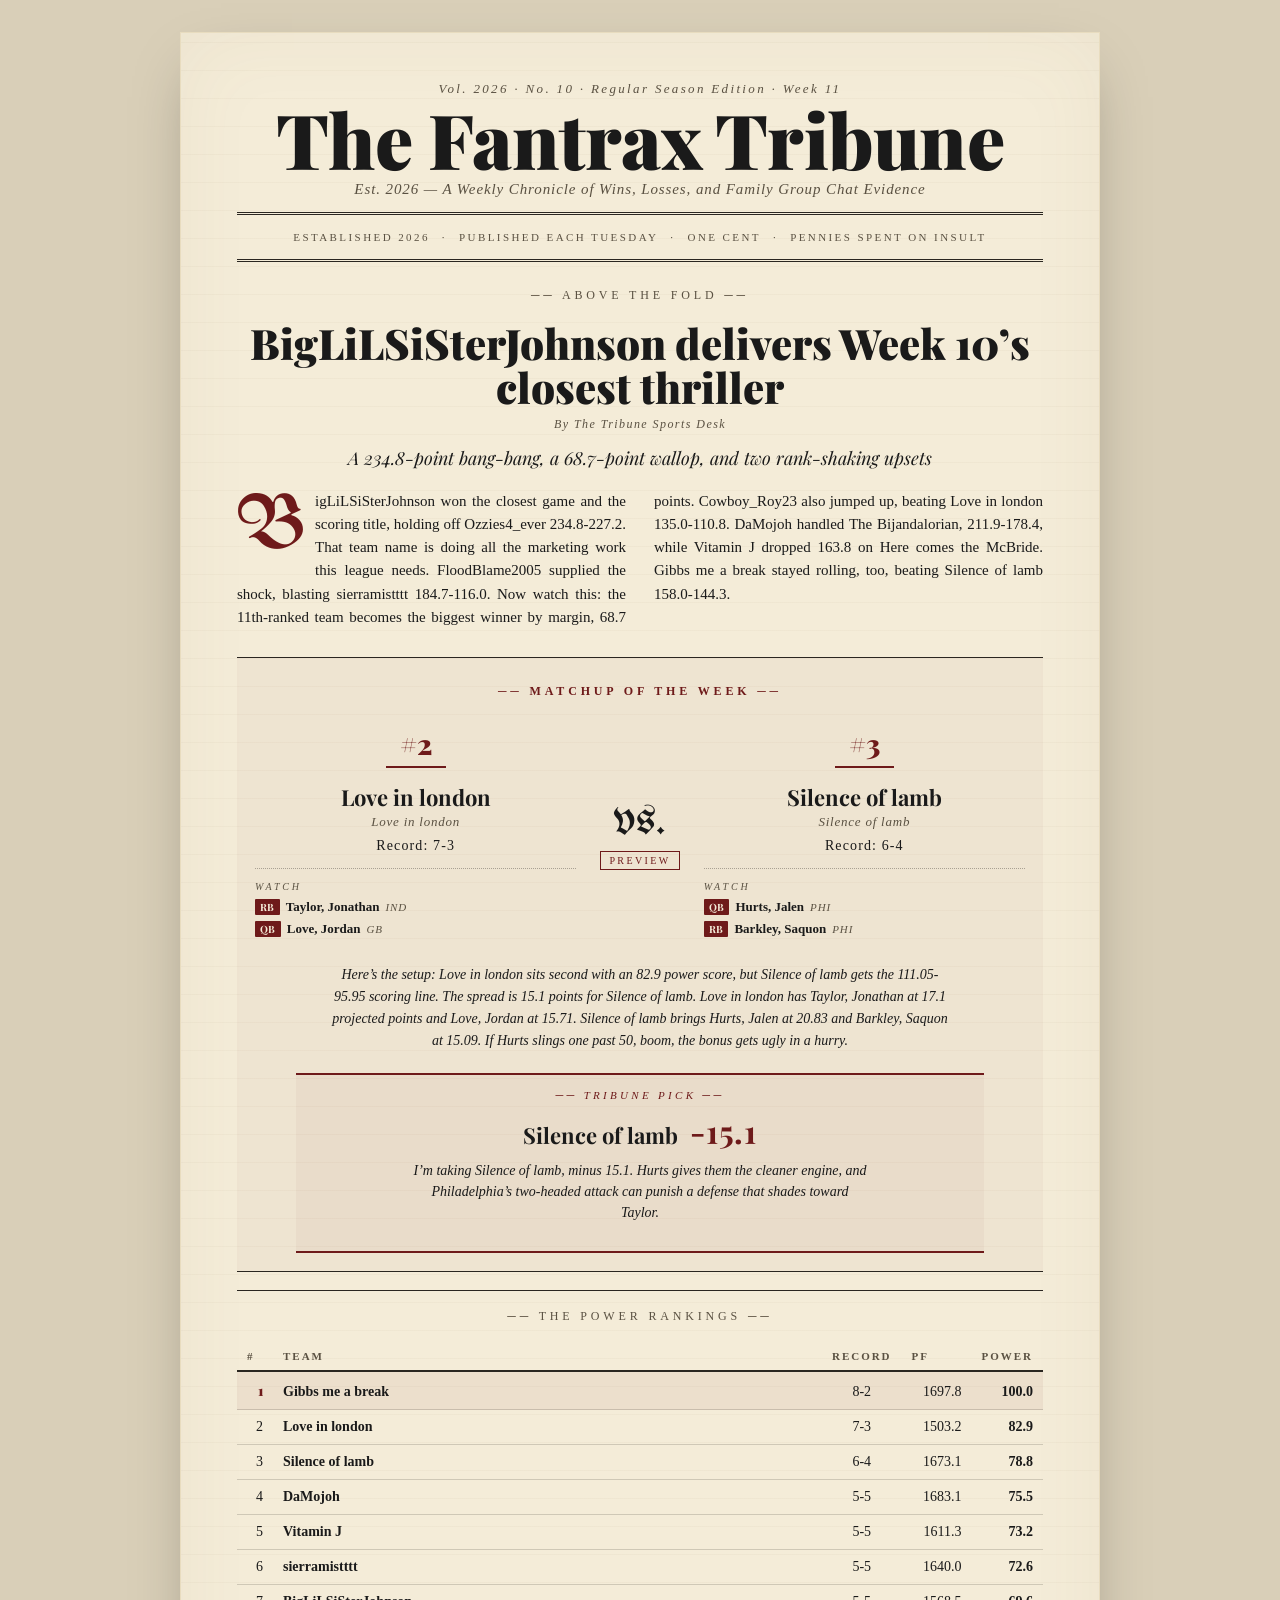
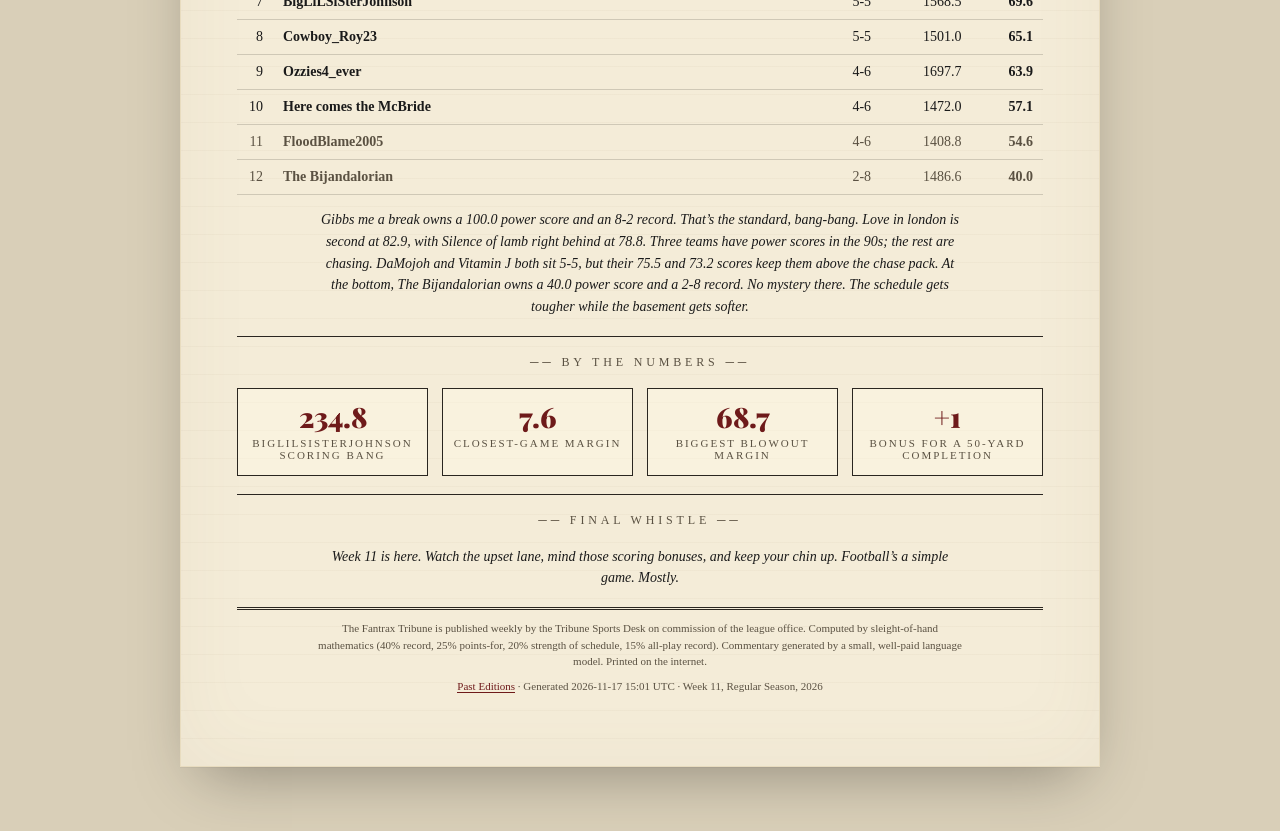
<file: editions/week-11.html>
<!DOCTYPE html>
<html lang="en">
<head>
<meta charset="utf-8">
<meta name="viewport" content="width=device-width, initial-scale=1">
<title>The Fantrax Tribune — Week 11 Edition</title>
<link rel="preconnect" href="https://fonts.googleapis.com">
<link rel="preconnect" href="https://fonts.gstatic.com" crossorigin>
<link href="https://fonts.googleapis.com/css2?family=Playfair+Display:wght@700;900&family=Old+Standard+TT:ital,wght@0,400;0,700;1,400&family=UnifrakturMaguntia&display=swap" rel="stylesheet">
<link rel="stylesheet" href="../static/style.css">
</head>
<body>
<div class="paper">

<header class="masthead">
  <div class="edition-line">Vol. 2026 · No. 10 · Regular Season Edition · Week 11</div>
  <h1 class="title">The Fantrax Tribune</h1>
  <div class="subtitle">Est. 2026 — A Weekly Chronicle of Wins, Losses, and Family Group Chat Evidence</div>
  <div class="rule rule-double"></div>
  <div class="meta-line">
    <span>Established 2026</span>
    <span>·</span>
    <span>Published Each Tuesday</span>
    <span>·</span>
    <span>One Cent</span>
    <span>·</span>
    <span>Pennies Spent on Insult</span>
  </div>
  <div class="rule rule-double"></div>
</header>

<!-- ===== ABOVE THE FOLD ===== -->
<section class="above-fold">
  
  <div class="kicker">── Above The Fold ──</div>
  <article class="lede">
    <h2 class="lede-headline">BigLiLSiSterJohnson delivers Week 10’s closest thriller</h2>
    <div class="byline">By The Tribune Sports Desk</div>
    <p class="deck">A 234.8-point bang-bang, a 68.7-point wallop, and two rank-shaking upsets</p>
    <div class="drop-cap-wrap">
      <p class="drop-cap">BigLiLSiSterJohnson won the closest game and the scoring title, holding off Ozzies4_ever 234.8-227.2. That team name is doing all the marketing work this league needs. FloodBlame2005 supplied the shock, blasting sierramistttt 184.7-116.0. Now watch this: the 11th-ranked team becomes the biggest winner by margin, 68.7 points. Cowboy_Roy23 also jumped up, beating Love in london 135.0-110.8. DaMojoh handled The Bijandalorian, 211.9-178.4, while Vitamin J dropped 163.8 on Here comes the McBride. Gibbs me a break stayed rolling, too, beating Silence of lamb 158.0-144.3.</p>
    </div>
  </article>
  

  
  <aside class="motw">
    <div class="kicker accent">── Matchup of the Week ──</div>
    <div class="matchup">
      <div class="side">
        <div class="rank-badge"><span class="hash">#</span>2</div>
        <div class="team-name">Love in london</div>
        <div class="owner-name">Love in london</div>
        <div class="record">Record: 7-3</div>
        
        <div class="key-players">
          <div class="key-label">Watch</div>
          
          <div class="player-chip">
            <span class="player-pos">RB</span>
            <span class="player-name">Taylor, Jonathan</span>
            <span class="player-team">IND</span>
          </div>
          
          <div class="player-chip">
            <span class="player-pos">QB</span>
            <span class="player-name">Love, Jordan</span>
            <span class="player-team">GB</span>
          </div>
          
        </div>
        
      </div>
      <div class="vs">
        <div class="versus">vs.</div>
        
          <div class="status-pill">PREVIEW</div>
        
      </div>
      <div class="side">
        <div class="rank-badge"><span class="hash">#</span>3</div>
        <div class="team-name">Silence of lamb</div>
        <div class="owner-name">Silence of lamb</div>
        <div class="record">Record: 6-4</div>
        
        <div class="key-players">
          <div class="key-label">Watch</div>
          
          <div class="player-chip">
            <span class="player-pos">QB</span>
            <span class="player-name">Hurts, Jalen</span>
            <span class="player-team">PHI</span>
          </div>
          
          <div class="player-chip">
            <span class="player-pos">RB</span>
            <span class="player-name">Barkley, Saquon</span>
            <span class="player-team">PHI</span>
          </div>
          
        </div>
        
      </div>
    </div>
    <p class="motw-blurb">Here’s the setup: Love in london sits second with an 82.9 power score, but Silence of lamb gets the 111.05-95.95 scoring line. The spread is 15.1 points for Silence of lamb. Love in london has Taylor, Jonathan at 17.1 projected points and Love, Jordan at 15.71. Silence of lamb brings Hurts, Jalen at 20.83 and Barkley, Saquon at 15.09. If Hurts slings one past 50, boom, the bonus gets ugly in a hurry.</p>

    
    <div class="tribune-pick">
      <div class="pick-label">── Tribune Pick ──</div>
      <div class="pick-line">
        <span class="pick-team">Silence of lamb</span>
        <span class="pick-spread">-15.1</span>
      </div>
      <p class="pick-blurb">I’m taking Silence of lamb, minus 15.1. Hurts gives them the cleaner engine, and Philadelphia’s two-headed attack can punish a defense that shades toward Taylor.</p>
    </div>
    
  </aside>
  
</section>

<div class="rule rule-single"></div>

<!-- ===== POWER RANKINGS ===== -->
<section class="rankings">
  <div class="kicker">── The Power Rankings ──</div>
  <table class="rankings-table">
    <thead>
      <tr>
        <th class="col-rank">#</th>
        <th class="col-team">Team</th>
        <th class="col-record">Record</th>
        <th class="col-pf">PF</th>
        <th class="col-score">Power</th>
      </tr>
    </thead>
    <tbody>
      
      <tr class="rank-row rank-row--top ">
        <td class="col-rank">1</td>
        <td class="col-team">
          
            <strong>Gibbs me a break</strong>
          
        </td>
        <td class="col-record">8-2</td>
        <td class="col-pf">1697.8</td>
        <td class="col-score">100.0</td>
      </tr>
      
      <tr class="rank-row  ">
        <td class="col-rank">2</td>
        <td class="col-team">
          
            <strong>Love in london</strong>
          
        </td>
        <td class="col-record">7-3</td>
        <td class="col-pf">1503.2</td>
        <td class="col-score">82.9</td>
      </tr>
      
      <tr class="rank-row  ">
        <td class="col-rank">3</td>
        <td class="col-team">
          
            <strong>Silence of lamb</strong>
          
        </td>
        <td class="col-record">6-4</td>
        <td class="col-pf">1673.1</td>
        <td class="col-score">78.8</td>
      </tr>
      
      <tr class="rank-row  ">
        <td class="col-rank">4</td>
        <td class="col-team">
          
            <strong>DaMojoh</strong>
          
        </td>
        <td class="col-record">5-5</td>
        <td class="col-pf">1683.1</td>
        <td class="col-score">75.5</td>
      </tr>
      
      <tr class="rank-row  ">
        <td class="col-rank">5</td>
        <td class="col-team">
          
            <strong>Vitamin J</strong>
          
        </td>
        <td class="col-record">5-5</td>
        <td class="col-pf">1611.3</td>
        <td class="col-score">73.2</td>
      </tr>
      
      <tr class="rank-row  ">
        <td class="col-rank">6</td>
        <td class="col-team">
          
            <strong>sierramistttt</strong>
          
        </td>
        <td class="col-record">5-5</td>
        <td class="col-pf">1640.0</td>
        <td class="col-score">72.6</td>
      </tr>
      
      <tr class="rank-row  ">
        <td class="col-rank">7</td>
        <td class="col-team">
          
            <strong>BigLiLSiSterJohnson</strong>
          
        </td>
        <td class="col-record">5-5</td>
        <td class="col-pf">1568.5</td>
        <td class="col-score">69.6</td>
      </tr>
      
      <tr class="rank-row  ">
        <td class="col-rank">8</td>
        <td class="col-team">
          
            <strong>Cowboy_Roy23</strong>
          
        </td>
        <td class="col-record">5-5</td>
        <td class="col-pf">1501.0</td>
        <td class="col-score">65.1</td>
      </tr>
      
      <tr class="rank-row  ">
        <td class="col-rank">9</td>
        <td class="col-team">
          
            <strong>Ozzies4_ever</strong>
          
        </td>
        <td class="col-record">4-6</td>
        <td class="col-pf">1697.7</td>
        <td class="col-score">63.9</td>
      </tr>
      
      <tr class="rank-row  ">
        <td class="col-rank">10</td>
        <td class="col-team">
          
            <strong>Here comes the McBride</strong>
          
        </td>
        <td class="col-record">4-6</td>
        <td class="col-pf">1472.0</td>
        <td class="col-score">57.1</td>
      </tr>
      
      <tr class="rank-row  rank-row--bottom">
        <td class="col-rank">11</td>
        <td class="col-team">
          
            <strong>FloodBlame2005</strong>
          
        </td>
        <td class="col-record">4-6</td>
        <td class="col-pf">1408.8</td>
        <td class="col-score">54.6</td>
      </tr>
      
      <tr class="rank-row  rank-row--bottom">
        <td class="col-rank">12</td>
        <td class="col-team">
          
            <strong>The Bijandalorian</strong>
          
        </td>
        <td class="col-record">2-8</td>
        <td class="col-pf">1486.6</td>
        <td class="col-score">40.0</td>
      </tr>
      
    </tbody>
  </table>

  <p class="section-blurb">Gibbs me a break owns a 100.0 power score and an 8-2 record. That’s the standard, bang-bang. Love in london is second at 82.9, with Silence of lamb right behind at 78.8. Three teams have power scores in the 90s; the rest are chasing. DaMojoh and Vitamin J both sit 5-5, but their 75.5 and 73.2 scores keep them above the chase pack. At the bottom, The Bijandalorian owns a 40.0 power score and a 2-8 record. No mystery there. The schedule gets tougher while the basement gets softer.</p>
</section>

<div class="rule rule-single"></div>

<!-- ===== BY THE NUMBERS ===== -->
<section class="numbers">
  <div class="kicker">── By The Numbers ──</div>
  <div class="numbers-grid">
    
      <div class="number-card">
        <div class="number-value">234.8</div>
        <div class="number-label">BigLiLSiSterJohnson scoring bang</div>
      </div>
    
      <div class="number-card">
        <div class="number-value">7.6</div>
        <div class="number-label">Closest-game margin</div>
      </div>
    
      <div class="number-card">
        <div class="number-value">68.7</div>
        <div class="number-label">Biggest blowout margin</div>
      </div>
    
      <div class="number-card">
        <div class="number-value">+1</div>
        <div class="number-label">Bonus for a 50-yard completion</div>
      </div>
    
  </div>
</section>

<div class="rule rule-single"></div>

<!-- ===== CLOSING NOTES ===== -->

<section class="closing">
  <div class="kicker">── Final Whistle ──</div>
  <p class="closing-body">Week 11 is here. Watch the upset lane, mind those scoring bonuses, and keep your chin up. Football’s a simple game. Mostly.</p>
</section>


<footer class="colophon">
  <div class="rule rule-double"></div>
  <p>
    The Fantrax Tribune is published weekly by the Tribune Sports Desk
    on commission of the league office. Computed by sleight-of-hand mathematics
    (40% record, 25% points-for, 20% strength of schedule, 15% all-play record).
    Commentary generated by a small, well-paid language model. Printed on the internet.
  </p>
  <p class="archive-note">
    <a href="../editions/index.html">Past Editions</a> ·
    Generated 2026-11-17 15:01 UTC · Week 11, Regular Season, 2026
  </p>
</footer>

</div>
</body>
</html>
</file>
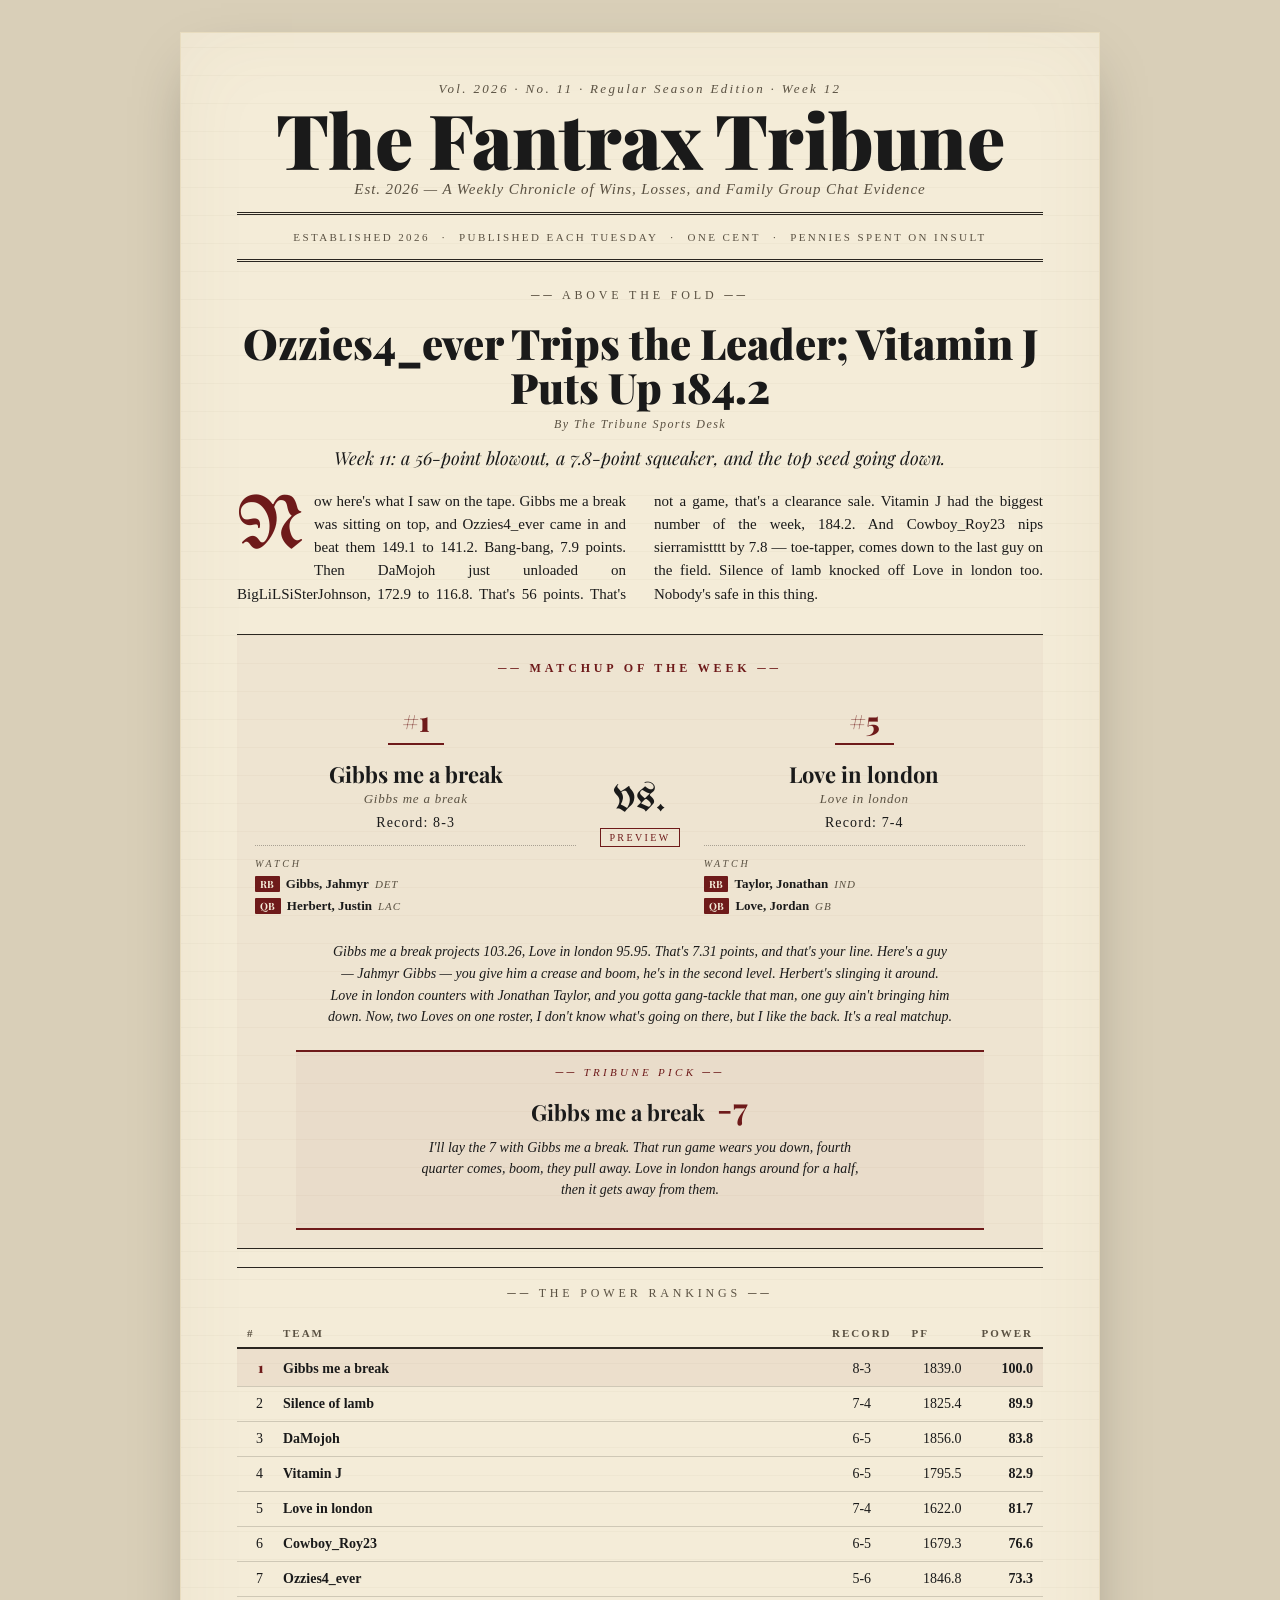
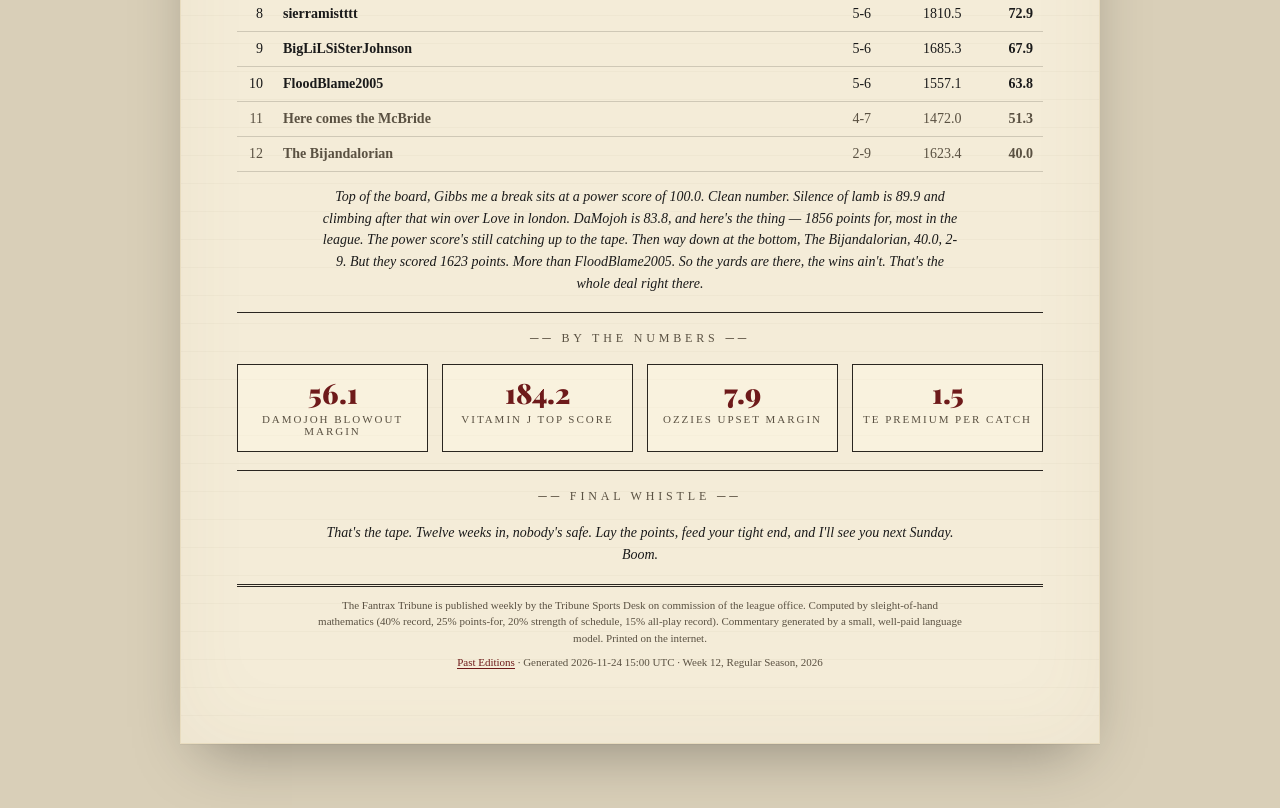
<file: editions/week-12.html>
<!DOCTYPE html>
<html lang="en">
<head>
<meta charset="utf-8">
<meta name="viewport" content="width=device-width, initial-scale=1">
<title>The Fantrax Tribune — Week 12 Edition</title>
<link rel="preconnect" href="https://fonts.googleapis.com">
<link rel="preconnect" href="https://fonts.gstatic.com" crossorigin>
<link href="https://fonts.googleapis.com/css2?family=Playfair+Display:wght@700;900&family=Old+Standard+TT:ital,wght@0,400;0,700;1,400&family=UnifrakturMaguntia&display=swap" rel="stylesheet">
<link rel="stylesheet" href="../static/style.css">
</head>
<body>
<div class="paper">

<header class="masthead">
  <div class="edition-line">Vol. 2026 · No. 11 · Regular Season Edition · Week 12</div>
  <h1 class="title">The Fantrax Tribune</h1>
  <div class="subtitle">Est. 2026 — A Weekly Chronicle of Wins, Losses, and Family Group Chat Evidence</div>
  <div class="rule rule-double"></div>
  <div class="meta-line">
    <span>Established 2026</span>
    <span>·</span>
    <span>Published Each Tuesday</span>
    <span>·</span>
    <span>One Cent</span>
    <span>·</span>
    <span>Pennies Spent on Insult</span>
  </div>
  <div class="rule rule-double"></div>
</header>

<!-- ===== ABOVE THE FOLD ===== -->
<section class="above-fold">
  
  <div class="kicker">── Above The Fold ──</div>
  <article class="lede">
    <h2 class="lede-headline">Ozzies4_ever Trips the Leader; Vitamin J Puts Up 184.2</h2>
    <div class="byline">By The Tribune Sports Desk</div>
    <p class="deck">Week 11: a 56-point blowout, a 7.8-point squeaker, and the top seed going down.</p>
    <div class="drop-cap-wrap">
      <p class="drop-cap">Now here's what I saw on the tape. Gibbs me a break was sitting on top, and Ozzies4_ever came in and beat them 149.1 to 141.2. Bang-bang, 7.9 points. Then DaMojoh just unloaded on BigLiLSiSterJohnson, 172.9 to 116.8. That's 56 points. That's not a game, that's a clearance sale. Vitamin J had the biggest number of the week, 184.2. And Cowboy_Roy23 nips sierramistttt by 7.8 — toe-tapper, comes down to the last guy on the field. Silence of lamb knocked off Love in london too. Nobody's safe in this thing.</p>
    </div>
  </article>
  

  
  <aside class="motw">
    <div class="kicker accent">── Matchup of the Week ──</div>
    <div class="matchup">
      <div class="side">
        <div class="rank-badge"><span class="hash">#</span>1</div>
        <div class="team-name">Gibbs me a break</div>
        <div class="owner-name">Gibbs me a break</div>
        <div class="record">Record: 8-3</div>
        
        <div class="key-players">
          <div class="key-label">Watch</div>
          
          <div class="player-chip">
            <span class="player-pos">RB</span>
            <span class="player-name">Gibbs, Jahmyr</span>
            <span class="player-team">DET</span>
          </div>
          
          <div class="player-chip">
            <span class="player-pos">QB</span>
            <span class="player-name">Herbert, Justin</span>
            <span class="player-team">LAC</span>
          </div>
          
        </div>
        
      </div>
      <div class="vs">
        <div class="versus">vs.</div>
        
          <div class="status-pill">PREVIEW</div>
        
      </div>
      <div class="side">
        <div class="rank-badge"><span class="hash">#</span>5</div>
        <div class="team-name">Love in london</div>
        <div class="owner-name">Love in london</div>
        <div class="record">Record: 7-4</div>
        
        <div class="key-players">
          <div class="key-label">Watch</div>
          
          <div class="player-chip">
            <span class="player-pos">RB</span>
            <span class="player-name">Taylor, Jonathan</span>
            <span class="player-team">IND</span>
          </div>
          
          <div class="player-chip">
            <span class="player-pos">QB</span>
            <span class="player-name">Love, Jordan</span>
            <span class="player-team">GB</span>
          </div>
          
        </div>
        
      </div>
    </div>
    <p class="motw-blurb">Gibbs me a break projects 103.26, Love in london 95.95. That's 7.31 points, and that's your line. Here's a guy — Jahmyr Gibbs — you give him a crease and boom, he's in the second level. Herbert's slinging it around. Love in london counters with Jonathan Taylor, and you gotta gang-tackle that man, one guy ain't bringing him down. Now, two Loves on one roster, I don't know what's going on there, but I like the back. It's a real matchup.</p>

    
    <div class="tribune-pick">
      <div class="pick-label">── Tribune Pick ──</div>
      <div class="pick-line">
        <span class="pick-team">Gibbs me a break</span>
        <span class="pick-spread">-7</span>
      </div>
      <p class="pick-blurb">I'll lay the 7 with Gibbs me a break. That run game wears you down, fourth quarter comes, boom, they pull away. Love in london hangs around for a half, then it gets away from them.</p>
    </div>
    
  </aside>
  
</section>

<div class="rule rule-single"></div>

<!-- ===== POWER RANKINGS ===== -->
<section class="rankings">
  <div class="kicker">── The Power Rankings ──</div>
  <table class="rankings-table">
    <thead>
      <tr>
        <th class="col-rank">#</th>
        <th class="col-team">Team</th>
        <th class="col-record">Record</th>
        <th class="col-pf">PF</th>
        <th class="col-score">Power</th>
      </tr>
    </thead>
    <tbody>
      
      <tr class="rank-row rank-row--top ">
        <td class="col-rank">1</td>
        <td class="col-team">
          
            <strong>Gibbs me a break</strong>
          
        </td>
        <td class="col-record">8-3</td>
        <td class="col-pf">1839.0</td>
        <td class="col-score">100.0</td>
      </tr>
      
      <tr class="rank-row  ">
        <td class="col-rank">2</td>
        <td class="col-team">
          
            <strong>Silence of lamb</strong>
          
        </td>
        <td class="col-record">7-4</td>
        <td class="col-pf">1825.4</td>
        <td class="col-score">89.9</td>
      </tr>
      
      <tr class="rank-row  ">
        <td class="col-rank">3</td>
        <td class="col-team">
          
            <strong>DaMojoh</strong>
          
        </td>
        <td class="col-record">6-5</td>
        <td class="col-pf">1856.0</td>
        <td class="col-score">83.8</td>
      </tr>
      
      <tr class="rank-row  ">
        <td class="col-rank">4</td>
        <td class="col-team">
          
            <strong>Vitamin J</strong>
          
        </td>
        <td class="col-record">6-5</td>
        <td class="col-pf">1795.5</td>
        <td class="col-score">82.9</td>
      </tr>
      
      <tr class="rank-row  ">
        <td class="col-rank">5</td>
        <td class="col-team">
          
            <strong>Love in london</strong>
          
        </td>
        <td class="col-record">7-4</td>
        <td class="col-pf">1622.0</td>
        <td class="col-score">81.7</td>
      </tr>
      
      <tr class="rank-row  ">
        <td class="col-rank">6</td>
        <td class="col-team">
          
            <strong>Cowboy_Roy23</strong>
          
        </td>
        <td class="col-record">6-5</td>
        <td class="col-pf">1679.3</td>
        <td class="col-score">76.6</td>
      </tr>
      
      <tr class="rank-row  ">
        <td class="col-rank">7</td>
        <td class="col-team">
          
            <strong>Ozzies4_ever</strong>
          
        </td>
        <td class="col-record">5-6</td>
        <td class="col-pf">1846.8</td>
        <td class="col-score">73.3</td>
      </tr>
      
      <tr class="rank-row  ">
        <td class="col-rank">8</td>
        <td class="col-team">
          
            <strong>sierramistttt</strong>
          
        </td>
        <td class="col-record">5-6</td>
        <td class="col-pf">1810.5</td>
        <td class="col-score">72.9</td>
      </tr>
      
      <tr class="rank-row  ">
        <td class="col-rank">9</td>
        <td class="col-team">
          
            <strong>BigLiLSiSterJohnson</strong>
          
        </td>
        <td class="col-record">5-6</td>
        <td class="col-pf">1685.3</td>
        <td class="col-score">67.9</td>
      </tr>
      
      <tr class="rank-row  ">
        <td class="col-rank">10</td>
        <td class="col-team">
          
            <strong>FloodBlame2005</strong>
          
        </td>
        <td class="col-record">5-6</td>
        <td class="col-pf">1557.1</td>
        <td class="col-score">63.8</td>
      </tr>
      
      <tr class="rank-row  rank-row--bottom">
        <td class="col-rank">11</td>
        <td class="col-team">
          
            <strong>Here comes the McBride</strong>
          
        </td>
        <td class="col-record">4-7</td>
        <td class="col-pf">1472.0</td>
        <td class="col-score">51.3</td>
      </tr>
      
      <tr class="rank-row  rank-row--bottom">
        <td class="col-rank">12</td>
        <td class="col-team">
          
            <strong>The Bijandalorian</strong>
          
        </td>
        <td class="col-record">2-9</td>
        <td class="col-pf">1623.4</td>
        <td class="col-score">40.0</td>
      </tr>
      
    </tbody>
  </table>

  <p class="section-blurb">Top of the board, Gibbs me a break sits at a power score of 100.0. Clean number. Silence of lamb is 89.9 and climbing after that win over Love in london. DaMojoh is 83.8, and here's the thing — 1856 points for, most in the league. The power score's still catching up to the tape. Then way down at the bottom, The Bijandalorian, 40.0, 2-9. But they scored 1623 points. More than FloodBlame2005. So the yards are there, the wins ain't. That's the whole deal right there.</p>
</section>

<div class="rule rule-single"></div>

<!-- ===== BY THE NUMBERS ===== -->
<section class="numbers">
  <div class="kicker">── By The Numbers ──</div>
  <div class="numbers-grid">
    
      <div class="number-card">
        <div class="number-value">56.1</div>
        <div class="number-label">DaMojoh Blowout Margin</div>
      </div>
    
      <div class="number-card">
        <div class="number-value">184.2</div>
        <div class="number-label">Vitamin J Top Score</div>
      </div>
    
      <div class="number-card">
        <div class="number-value">7.9</div>
        <div class="number-label">Ozzies Upset Margin</div>
      </div>
    
      <div class="number-card">
        <div class="number-value">1.5</div>
        <div class="number-label">TE Premium Per Catch</div>
      </div>
    
  </div>
</section>

<div class="rule rule-single"></div>

<!-- ===== CLOSING NOTES ===== -->

<section class="closing">
  <div class="kicker">── Final Whistle ──</div>
  <p class="closing-body">That's the tape. Twelve weeks in, nobody's safe. Lay the points, feed your tight end, and I'll see you next Sunday. Boom.</p>
</section>


<footer class="colophon">
  <div class="rule rule-double"></div>
  <p>
    The Fantrax Tribune is published weekly by the Tribune Sports Desk
    on commission of the league office. Computed by sleight-of-hand mathematics
    (40% record, 25% points-for, 20% strength of schedule, 15% all-play record).
    Commentary generated by a small, well-paid language model. Printed on the internet.
  </p>
  <p class="archive-note">
    <a href="../editions/index.html">Past Editions</a> ·
    Generated 2026-11-24 15:00 UTC · Week 12, Regular Season, 2026
  </p>
</footer>

</div>
</body>
</html>
</file>
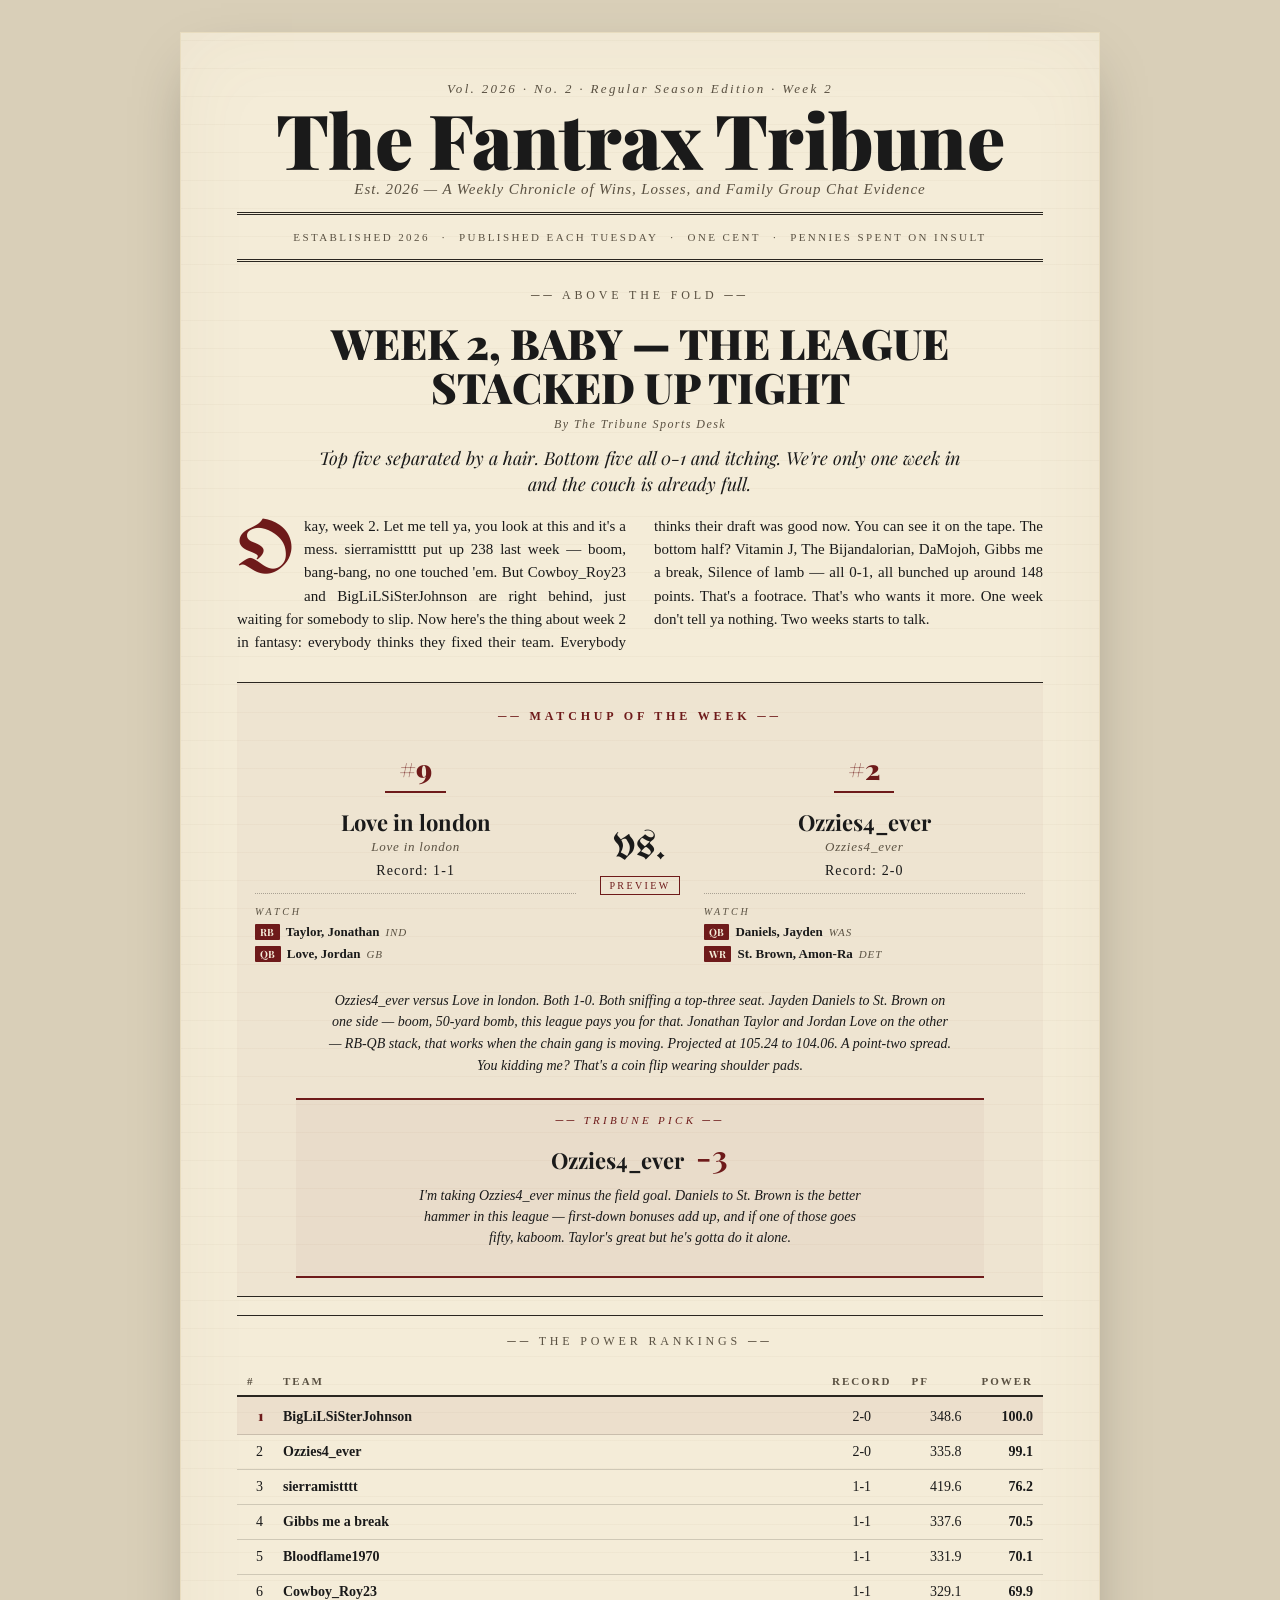
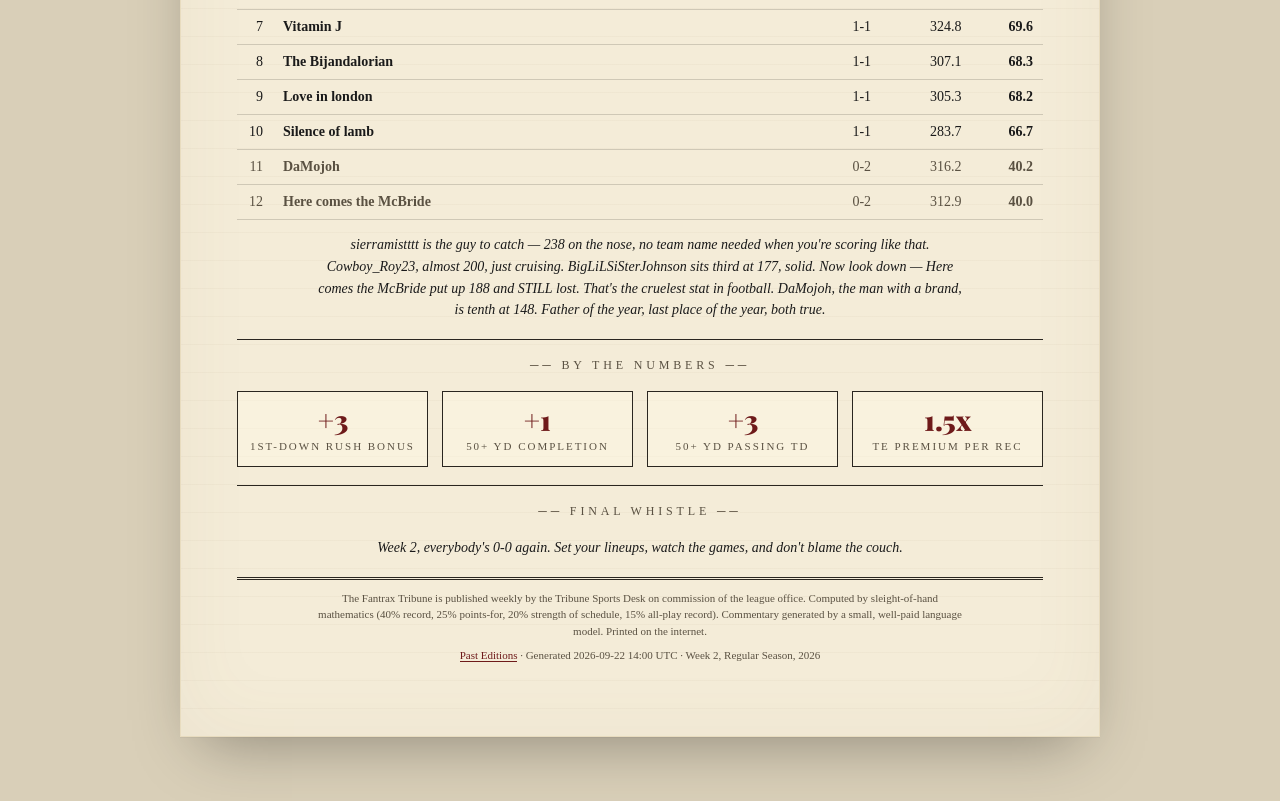
<file: editions/week-2.html>
<!DOCTYPE html>
<html lang="en">
<head>
<meta charset="utf-8">
<meta name="viewport" content="width=device-width, initial-scale=1">
<title>The Fantrax Tribune — Week 2 Edition</title>
<link rel="preconnect" href="https://fonts.googleapis.com">
<link rel="preconnect" href="https://fonts.gstatic.com" crossorigin>
<link href="https://fonts.googleapis.com/css2?family=Playfair+Display:wght@700;900&family=Old+Standard+TT:ital,wght@0,400;0,700;1,400&family=UnifrakturMaguntia&display=swap" rel="stylesheet">
<link rel="stylesheet" href="../static/style.css">
</head>
<body>
<div class="paper">

<header class="masthead">
  <div class="edition-line">Vol. 2026 · No. 2 · Regular Season Edition · Week 2</div>
  <h1 class="title">The Fantrax Tribune</h1>
  <div class="subtitle">Est. 2026 — A Weekly Chronicle of Wins, Losses, and Family Group Chat Evidence</div>
  <div class="rule rule-double"></div>
  <div class="meta-line">
    <span>Established 2026</span>
    <span>·</span>
    <span>Published Each Tuesday</span>
    <span>·</span>
    <span>One Cent</span>
    <span>·</span>
    <span>Pennies Spent on Insult</span>
  </div>
  <div class="rule rule-double"></div>
</header>

<!-- ===== ABOVE THE FOLD ===== -->
<section class="above-fold">
  
  <div class="kicker">── Above The Fold ──</div>
  <article class="lede">
    <h2 class="lede-headline">WEEK 2, BABY — THE LEAGUE STACKED UP TIGHT</h2>
    <div class="byline">By The Tribune Sports Desk</div>
    <p class="deck">Top five separated by a hair. Bottom five all 0-1 and itching. We're only one week in and the couch is already full.</p>
    <div class="drop-cap-wrap">
      <p class="drop-cap">Okay, week 2. Let me tell ya, you look at this and it's a mess. sierramistttt put up 238 last week — boom, bang-bang, no one touched 'em. But Cowboy_Roy23 and BigLiLSiSterJohnson are right behind, just waiting for somebody to slip. Now here's the thing about week 2 in fantasy: everybody thinks they fixed their team. Everybody thinks their draft was good now. You can see it on the tape. The bottom half? Vitamin J, The Bijandalorian, DaMojoh, Gibbs me a break, Silence of lamb — all 0-1, all bunched up around 148 points. That's a footrace. That's who wants it more. One week don't tell ya nothing. Two weeks starts to talk.</p>
    </div>
  </article>
  

  
  <aside class="motw">
    <div class="kicker accent">── Matchup of the Week ──</div>
    <div class="matchup">
      <div class="side">
        <div class="rank-badge"><span class="hash">#</span>9</div>
        <div class="team-name">Love in london</div>
        <div class="owner-name">Love in london</div>
        <div class="record">Record: 1-1</div>
        
        <div class="key-players">
          <div class="key-label">Watch</div>
          
          <div class="player-chip">
            <span class="player-pos">RB</span>
            <span class="player-name">Taylor, Jonathan</span>
            <span class="player-team">IND</span>
          </div>
          
          <div class="player-chip">
            <span class="player-pos">QB</span>
            <span class="player-name">Love, Jordan</span>
            <span class="player-team">GB</span>
          </div>
          
        </div>
        
      </div>
      <div class="vs">
        <div class="versus">vs.</div>
        
          <div class="status-pill">PREVIEW</div>
        
      </div>
      <div class="side">
        <div class="rank-badge"><span class="hash">#</span>2</div>
        <div class="team-name">Ozzies4_ever</div>
        <div class="owner-name">Ozzies4_ever</div>
        <div class="record">Record: 2-0</div>
        
        <div class="key-players">
          <div class="key-label">Watch</div>
          
          <div class="player-chip">
            <span class="player-pos">QB</span>
            <span class="player-name">Daniels, Jayden</span>
            <span class="player-team">WAS</span>
          </div>
          
          <div class="player-chip">
            <span class="player-pos">WR</span>
            <span class="player-name">St. Brown, Amon-Ra</span>
            <span class="player-team">DET</span>
          </div>
          
        </div>
        
      </div>
    </div>
    <p class="motw-blurb">Ozzies4_ever versus Love in london. Both 1-0. Both sniffing a top-three seat. Jayden Daniels to St. Brown on one side — boom, 50-yard bomb, this league pays you for that. Jonathan Taylor and Jordan Love on the other — RB-QB stack, that works when the chain gang is moving. Projected at 105.24 to 104.06. A point-two spread. You kidding me? That's a coin flip wearing shoulder pads.</p>

    
    <div class="tribune-pick">
      <div class="pick-label">── Tribune Pick ──</div>
      <div class="pick-line">
        <span class="pick-team">Ozzies4_ever</span>
        <span class="pick-spread">-3</span>
      </div>
      <p class="pick-blurb">I'm taking Ozzies4_ever minus the field goal. Daniels to St. Brown is the better hammer in this league — first-down bonuses add up, and if one of those goes fifty, kaboom. Taylor's great but he's gotta do it alone.</p>
    </div>
    
  </aside>
  
</section>

<div class="rule rule-single"></div>

<!-- ===== POWER RANKINGS ===== -->
<section class="rankings">
  <div class="kicker">── The Power Rankings ──</div>
  <table class="rankings-table">
    <thead>
      <tr>
        <th class="col-rank">#</th>
        <th class="col-team">Team</th>
        <th class="col-record">Record</th>
        <th class="col-pf">PF</th>
        <th class="col-score">Power</th>
      </tr>
    </thead>
    <tbody>
      
      <tr class="rank-row rank-row--top ">
        <td class="col-rank">1</td>
        <td class="col-team">
          
            <strong>BigLiLSiSterJohnson</strong>
          
        </td>
        <td class="col-record">2-0</td>
        <td class="col-pf">348.6</td>
        <td class="col-score">100.0</td>
      </tr>
      
      <tr class="rank-row  ">
        <td class="col-rank">2</td>
        <td class="col-team">
          
            <strong>Ozzies4_ever</strong>
          
        </td>
        <td class="col-record">2-0</td>
        <td class="col-pf">335.8</td>
        <td class="col-score">99.1</td>
      </tr>
      
      <tr class="rank-row  ">
        <td class="col-rank">3</td>
        <td class="col-team">
          
            <strong>sierramistttt</strong>
          
        </td>
        <td class="col-record">1-1</td>
        <td class="col-pf">419.6</td>
        <td class="col-score">76.2</td>
      </tr>
      
      <tr class="rank-row  ">
        <td class="col-rank">4</td>
        <td class="col-team">
          
            <strong>Gibbs me a break</strong>
          
        </td>
        <td class="col-record">1-1</td>
        <td class="col-pf">337.6</td>
        <td class="col-score">70.5</td>
      </tr>
      
      <tr class="rank-row  ">
        <td class="col-rank">5</td>
        <td class="col-team">
          
            <strong>Bloodflame1970</strong>
          
        </td>
        <td class="col-record">1-1</td>
        <td class="col-pf">331.9</td>
        <td class="col-score">70.1</td>
      </tr>
      
      <tr class="rank-row  ">
        <td class="col-rank">6</td>
        <td class="col-team">
          
            <strong>Cowboy_Roy23</strong>
          
        </td>
        <td class="col-record">1-1</td>
        <td class="col-pf">329.1</td>
        <td class="col-score">69.9</td>
      </tr>
      
      <tr class="rank-row  ">
        <td class="col-rank">7</td>
        <td class="col-team">
          
            <strong>Vitamin J</strong>
          
        </td>
        <td class="col-record">1-1</td>
        <td class="col-pf">324.8</td>
        <td class="col-score">69.6</td>
      </tr>
      
      <tr class="rank-row  ">
        <td class="col-rank">8</td>
        <td class="col-team">
          
            <strong>The Bijandalorian</strong>
          
        </td>
        <td class="col-record">1-1</td>
        <td class="col-pf">307.1</td>
        <td class="col-score">68.3</td>
      </tr>
      
      <tr class="rank-row  ">
        <td class="col-rank">9</td>
        <td class="col-team">
          
            <strong>Love in london</strong>
          
        </td>
        <td class="col-record">1-1</td>
        <td class="col-pf">305.3</td>
        <td class="col-score">68.2</td>
      </tr>
      
      <tr class="rank-row  ">
        <td class="col-rank">10</td>
        <td class="col-team">
          
            <strong>Silence of lamb</strong>
          
        </td>
        <td class="col-record">1-1</td>
        <td class="col-pf">283.7</td>
        <td class="col-score">66.7</td>
      </tr>
      
      <tr class="rank-row  rank-row--bottom">
        <td class="col-rank">11</td>
        <td class="col-team">
          
            <strong>DaMojoh</strong>
          
        </td>
        <td class="col-record">0-2</td>
        <td class="col-pf">316.2</td>
        <td class="col-score">40.2</td>
      </tr>
      
      <tr class="rank-row  rank-row--bottom">
        <td class="col-rank">12</td>
        <td class="col-team">
          
            <strong>Here comes the McBride</strong>
          
        </td>
        <td class="col-record">0-2</td>
        <td class="col-pf">312.9</td>
        <td class="col-score">40.0</td>
      </tr>
      
    </tbody>
  </table>

  <p class="section-blurb">sierramistttt is the guy to catch — 238 on the nose, no team name needed when you're scoring like that. Cowboy_Roy23, almost 200, just cruising. BigLiLSiSterJohnson sits third at 177, solid. Now look down — Here comes the McBride put up 188 and STILL lost. That's the cruelest stat in football. DaMojoh, the man with a brand, is tenth at 148. Father of the year, last place of the year, both true.</p>
</section>

<div class="rule rule-single"></div>

<!-- ===== BY THE NUMBERS ===== -->
<section class="numbers">
  <div class="kicker">── By The Numbers ──</div>
  <div class="numbers-grid">
    
      <div class="number-card">
        <div class="number-value">+3</div>
        <div class="number-label">1st-down rush bonus</div>
      </div>
    
      <div class="number-card">
        <div class="number-value">+1</div>
        <div class="number-label">50+ yd completion</div>
      </div>
    
      <div class="number-card">
        <div class="number-value">+3</div>
        <div class="number-label">50+ yd passing TD</div>
      </div>
    
      <div class="number-card">
        <div class="number-value">1.5x</div>
        <div class="number-label">TE premium per rec</div>
      </div>
    
  </div>
</section>

<div class="rule rule-single"></div>

<!-- ===== CLOSING NOTES ===== -->

<section class="closing">
  <div class="kicker">── Final Whistle ──</div>
  <p class="closing-body">Week 2, everybody's 0-0 again. Set your lineups, watch the games, and don't blame the couch.</p>
</section>


<footer class="colophon">
  <div class="rule rule-double"></div>
  <p>
    The Fantrax Tribune is published weekly by the Tribune Sports Desk
    on commission of the league office. Computed by sleight-of-hand mathematics
    (40% record, 25% points-for, 20% strength of schedule, 15% all-play record).
    Commentary generated by a small, well-paid language model. Printed on the internet.
  </p>
  <p class="archive-note">
    <a href="../editions/index.html">Past Editions</a> ·
    Generated 2026-09-22 14:00 UTC · Week 2, Regular Season, 2026
  </p>
</footer>

</div>
</body>
</html>
</file>
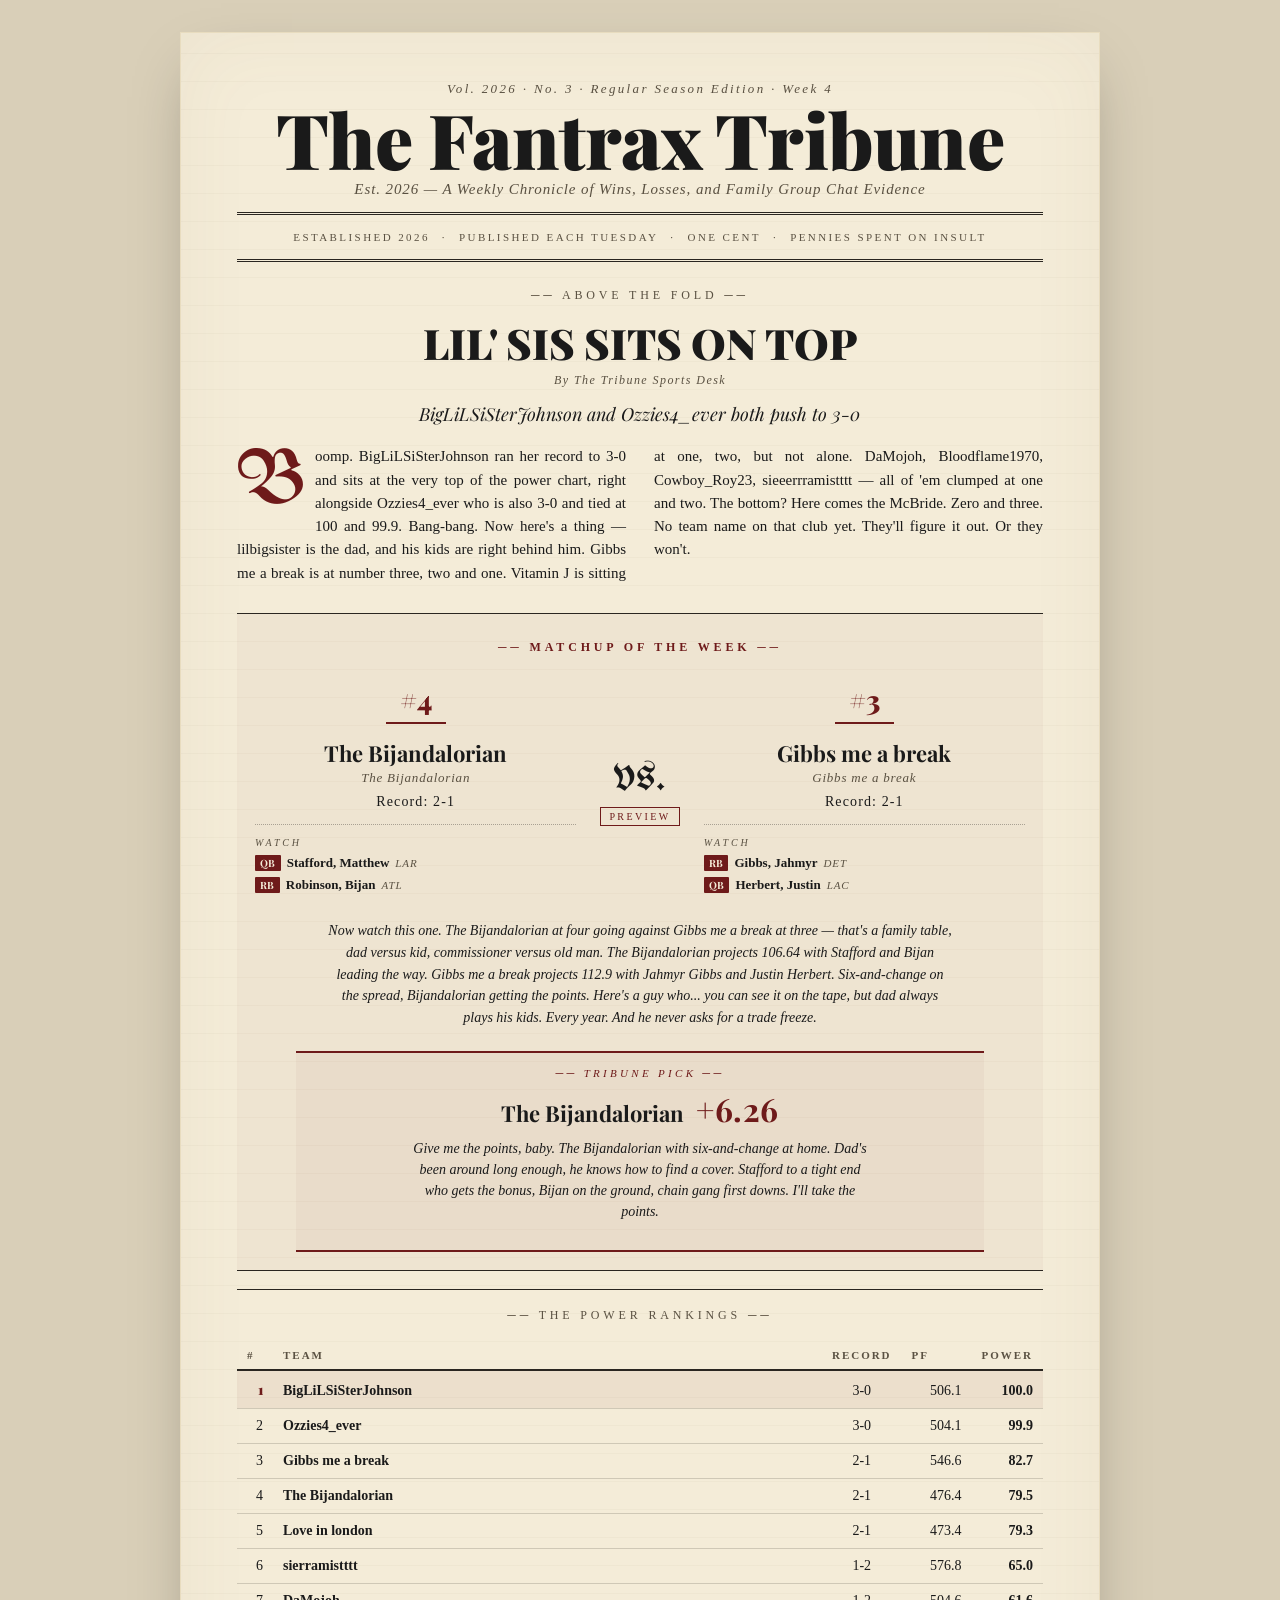
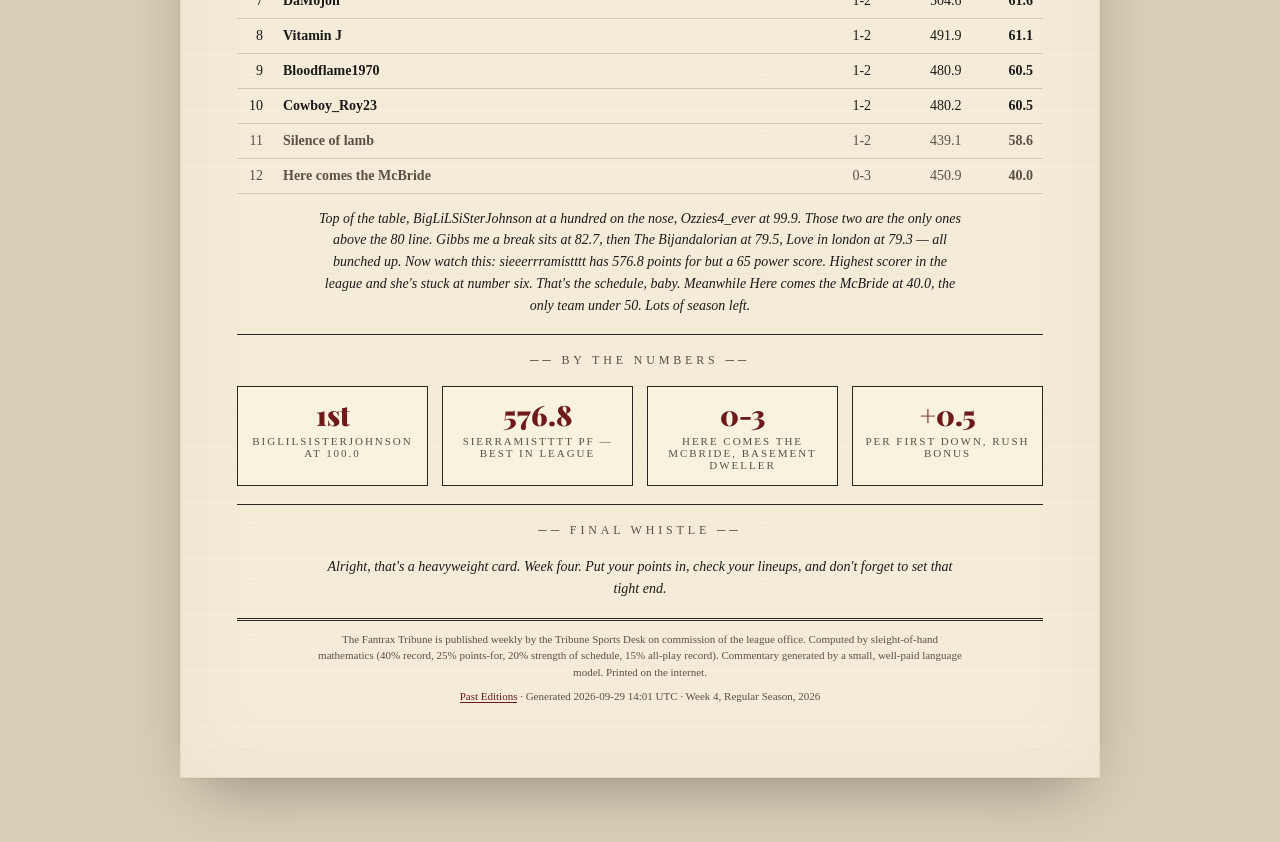
<file: editions/week-4.html>
<!DOCTYPE html>
<html lang="en">
<head>
<meta charset="utf-8">
<meta name="viewport" content="width=device-width, initial-scale=1">
<title>The Fantrax Tribune — Week 4 Edition</title>
<link rel="preconnect" href="https://fonts.googleapis.com">
<link rel="preconnect" href="https://fonts.gstatic.com" crossorigin>
<link href="https://fonts.googleapis.com/css2?family=Playfair+Display:wght@700;900&family=Old+Standard+TT:ital,wght@0,400;0,700;1,400&family=UnifrakturMaguntia&display=swap" rel="stylesheet">
<link rel="stylesheet" href="../static/style.css">
</head>
<body>
<div class="paper">

<header class="masthead">
  <div class="edition-line">Vol. 2026 · No. 3 · Regular Season Edition · Week 4</div>
  <h1 class="title">The Fantrax Tribune</h1>
  <div class="subtitle">Est. 2026 — A Weekly Chronicle of Wins, Losses, and Family Group Chat Evidence</div>
  <div class="rule rule-double"></div>
  <div class="meta-line">
    <span>Established 2026</span>
    <span>·</span>
    <span>Published Each Tuesday</span>
    <span>·</span>
    <span>One Cent</span>
    <span>·</span>
    <span>Pennies Spent on Insult</span>
  </div>
  <div class="rule rule-double"></div>
</header>

<!-- ===== ABOVE THE FOLD ===== -->
<section class="above-fold">
  
  <div class="kicker">── Above The Fold ──</div>
  <article class="lede">
    <h2 class="lede-headline">LIL' SIS SITS ON TOP</h2>
    <div class="byline">By The Tribune Sports Desk</div>
    <p class="deck">BigLiLSiSterJohnson and Ozzies4_ever both push to 3-0</p>
    <div class="drop-cap-wrap">
      <p class="drop-cap">Boomp. BigLiLSiSterJohnson ran her record to 3-0 and sits at the very top of the power chart, right alongside Ozzies4_ever who is also 3-0 and tied at 100 and 99.9. Bang-bang. Now here's a thing — lilbigsister is the dad, and his kids are right behind him. Gibbs me a break is at number three, two and one. Vitamin J is sitting at one, two, but not alone. DaMojoh, Bloodflame1970, Cowboy_Roy23, sieeerrramistttt — all of 'em clumped at one and two. The bottom? Here comes the McBride. Zero and three. No team name on that club yet. They'll figure it out. Or they won't.</p>
    </div>
  </article>
  

  
  <aside class="motw">
    <div class="kicker accent">── Matchup of the Week ──</div>
    <div class="matchup">
      <div class="side">
        <div class="rank-badge"><span class="hash">#</span>4</div>
        <div class="team-name">The Bijandalorian</div>
        <div class="owner-name">The Bijandalorian</div>
        <div class="record">Record: 2-1</div>
        
        <div class="key-players">
          <div class="key-label">Watch</div>
          
          <div class="player-chip">
            <span class="player-pos">QB</span>
            <span class="player-name">Stafford, Matthew</span>
            <span class="player-team">LAR</span>
          </div>
          
          <div class="player-chip">
            <span class="player-pos">RB</span>
            <span class="player-name">Robinson, Bijan</span>
            <span class="player-team">ATL</span>
          </div>
          
        </div>
        
      </div>
      <div class="vs">
        <div class="versus">vs.</div>
        
          <div class="status-pill">PREVIEW</div>
        
      </div>
      <div class="side">
        <div class="rank-badge"><span class="hash">#</span>3</div>
        <div class="team-name">Gibbs me a break</div>
        <div class="owner-name">Gibbs me a break</div>
        <div class="record">Record: 2-1</div>
        
        <div class="key-players">
          <div class="key-label">Watch</div>
          
          <div class="player-chip">
            <span class="player-pos">RB</span>
            <span class="player-name">Gibbs, Jahmyr</span>
            <span class="player-team">DET</span>
          </div>
          
          <div class="player-chip">
            <span class="player-pos">QB</span>
            <span class="player-name">Herbert, Justin</span>
            <span class="player-team">LAC</span>
          </div>
          
        </div>
        
      </div>
    </div>
    <p class="motw-blurb">Now watch this one. The Bijandalorian at four going against Gibbs me a break at three — that's a family table, dad versus kid, commissioner versus old man. The Bijandalorian projects 106.64 with Stafford and Bijan leading the way. Gibbs me a break projects 112.9 with Jahmyr Gibbs and Justin Herbert. Six-and-change on the spread, Bijandalorian getting the points. Here's a guy who... you can see it on the tape, but dad always plays his kids. Every year. And he never asks for a trade freeze.</p>

    
    <div class="tribune-pick">
      <div class="pick-label">── Tribune Pick ──</div>
      <div class="pick-line">
        <span class="pick-team">The Bijandalorian</span>
        <span class="pick-spread">+6.26</span>
      </div>
      <p class="pick-blurb">Give me the points, baby. The Bijandalorian with six-and-change at home. Dad's been around long enough, he knows how to find a cover. Stafford to a tight end who gets the bonus, Bijan on the ground, chain gang first downs. I'll take the points.</p>
    </div>
    
  </aside>
  
</section>

<div class="rule rule-single"></div>

<!-- ===== POWER RANKINGS ===== -->
<section class="rankings">
  <div class="kicker">── The Power Rankings ──</div>
  <table class="rankings-table">
    <thead>
      <tr>
        <th class="col-rank">#</th>
        <th class="col-team">Team</th>
        <th class="col-record">Record</th>
        <th class="col-pf">PF</th>
        <th class="col-score">Power</th>
      </tr>
    </thead>
    <tbody>
      
      <tr class="rank-row rank-row--top ">
        <td class="col-rank">1</td>
        <td class="col-team">
          
            <strong>BigLiLSiSterJohnson</strong>
          
        </td>
        <td class="col-record">3-0</td>
        <td class="col-pf">506.1</td>
        <td class="col-score">100.0</td>
      </tr>
      
      <tr class="rank-row  ">
        <td class="col-rank">2</td>
        <td class="col-team">
          
            <strong>Ozzies4_ever</strong>
          
        </td>
        <td class="col-record">3-0</td>
        <td class="col-pf">504.1</td>
        <td class="col-score">99.9</td>
      </tr>
      
      <tr class="rank-row  ">
        <td class="col-rank">3</td>
        <td class="col-team">
          
            <strong>Gibbs me a break</strong>
          
        </td>
        <td class="col-record">2-1</td>
        <td class="col-pf">546.6</td>
        <td class="col-score">82.7</td>
      </tr>
      
      <tr class="rank-row  ">
        <td class="col-rank">4</td>
        <td class="col-team">
          
            <strong>The Bijandalorian</strong>
          
        </td>
        <td class="col-record">2-1</td>
        <td class="col-pf">476.4</td>
        <td class="col-score">79.5</td>
      </tr>
      
      <tr class="rank-row  ">
        <td class="col-rank">5</td>
        <td class="col-team">
          
            <strong>Love in london</strong>
          
        </td>
        <td class="col-record">2-1</td>
        <td class="col-pf">473.4</td>
        <td class="col-score">79.3</td>
      </tr>
      
      <tr class="rank-row  ">
        <td class="col-rank">6</td>
        <td class="col-team">
          
            <strong>sierramistttt</strong>
          
        </td>
        <td class="col-record">1-2</td>
        <td class="col-pf">576.8</td>
        <td class="col-score">65.0</td>
      </tr>
      
      <tr class="rank-row  ">
        <td class="col-rank">7</td>
        <td class="col-team">
          
            <strong>DaMojoh</strong>
          
        </td>
        <td class="col-record">1-2</td>
        <td class="col-pf">504.6</td>
        <td class="col-score">61.6</td>
      </tr>
      
      <tr class="rank-row  ">
        <td class="col-rank">8</td>
        <td class="col-team">
          
            <strong>Vitamin J</strong>
          
        </td>
        <td class="col-record">1-2</td>
        <td class="col-pf">491.9</td>
        <td class="col-score">61.1</td>
      </tr>
      
      <tr class="rank-row  ">
        <td class="col-rank">9</td>
        <td class="col-team">
          
            <strong>Bloodflame1970</strong>
          
        </td>
        <td class="col-record">1-2</td>
        <td class="col-pf">480.9</td>
        <td class="col-score">60.5</td>
      </tr>
      
      <tr class="rank-row  ">
        <td class="col-rank">10</td>
        <td class="col-team">
          
            <strong>Cowboy_Roy23</strong>
          
        </td>
        <td class="col-record">1-2</td>
        <td class="col-pf">480.2</td>
        <td class="col-score">60.5</td>
      </tr>
      
      <tr class="rank-row  rank-row--bottom">
        <td class="col-rank">11</td>
        <td class="col-team">
          
            <strong>Silence of lamb</strong>
          
        </td>
        <td class="col-record">1-2</td>
        <td class="col-pf">439.1</td>
        <td class="col-score">58.6</td>
      </tr>
      
      <tr class="rank-row  rank-row--bottom">
        <td class="col-rank">12</td>
        <td class="col-team">
          
            <strong>Here comes the McBride</strong>
          
        </td>
        <td class="col-record">0-3</td>
        <td class="col-pf">450.9</td>
        <td class="col-score">40.0</td>
      </tr>
      
    </tbody>
  </table>

  <p class="section-blurb">Top of the table, BigLiLSiSterJohnson at a hundred on the nose, Ozzies4_ever at 99.9. Those two are the only ones above the 80 line. Gibbs me a break sits at 82.7, then The Bijandalorian at 79.5, Love in london at 79.3 — all bunched up. Now watch this: sieeerrramistttt has 576.8 points for but a 65 power score. Highest scorer in the league and she's stuck at number six. That's the schedule, baby. Meanwhile Here comes the McBride at 40.0, the only team under 50. Lots of season left.</p>
</section>

<div class="rule rule-single"></div>

<!-- ===== BY THE NUMBERS ===== -->
<section class="numbers">
  <div class="kicker">── By The Numbers ──</div>
  <div class="numbers-grid">
    
      <div class="number-card">
        <div class="number-value">1st</div>
        <div class="number-label">BigLiLSiSterJohnson at 100.0</div>
      </div>
    
      <div class="number-card">
        <div class="number-value">576.8</div>
        <div class="number-label">sierramistttt PF — best in league</div>
      </div>
    
      <div class="number-card">
        <div class="number-value">0-3</div>
        <div class="number-label">Here comes the McBride, basement dweller</div>
      </div>
    
      <div class="number-card">
        <div class="number-value">+0.5</div>
        <div class="number-label">Per first down, rush bonus</div>
      </div>
    
  </div>
</section>

<div class="rule rule-single"></div>

<!-- ===== CLOSING NOTES ===== -->

<section class="closing">
  <div class="kicker">── Final Whistle ──</div>
  <p class="closing-body">Alright, that's a heavyweight card. Week four. Put your points in, check your lineups, and don't forget to set that tight end.</p>
</section>


<footer class="colophon">
  <div class="rule rule-double"></div>
  <p>
    The Fantrax Tribune is published weekly by the Tribune Sports Desk
    on commission of the league office. Computed by sleight-of-hand mathematics
    (40% record, 25% points-for, 20% strength of schedule, 15% all-play record).
    Commentary generated by a small, well-paid language model. Printed on the internet.
  </p>
  <p class="archive-note">
    <a href="../editions/index.html">Past Editions</a> ·
    Generated 2026-09-29 14:01 UTC · Week 4, Regular Season, 2026
  </p>
</footer>

</div>
</body>
</html>
</file>
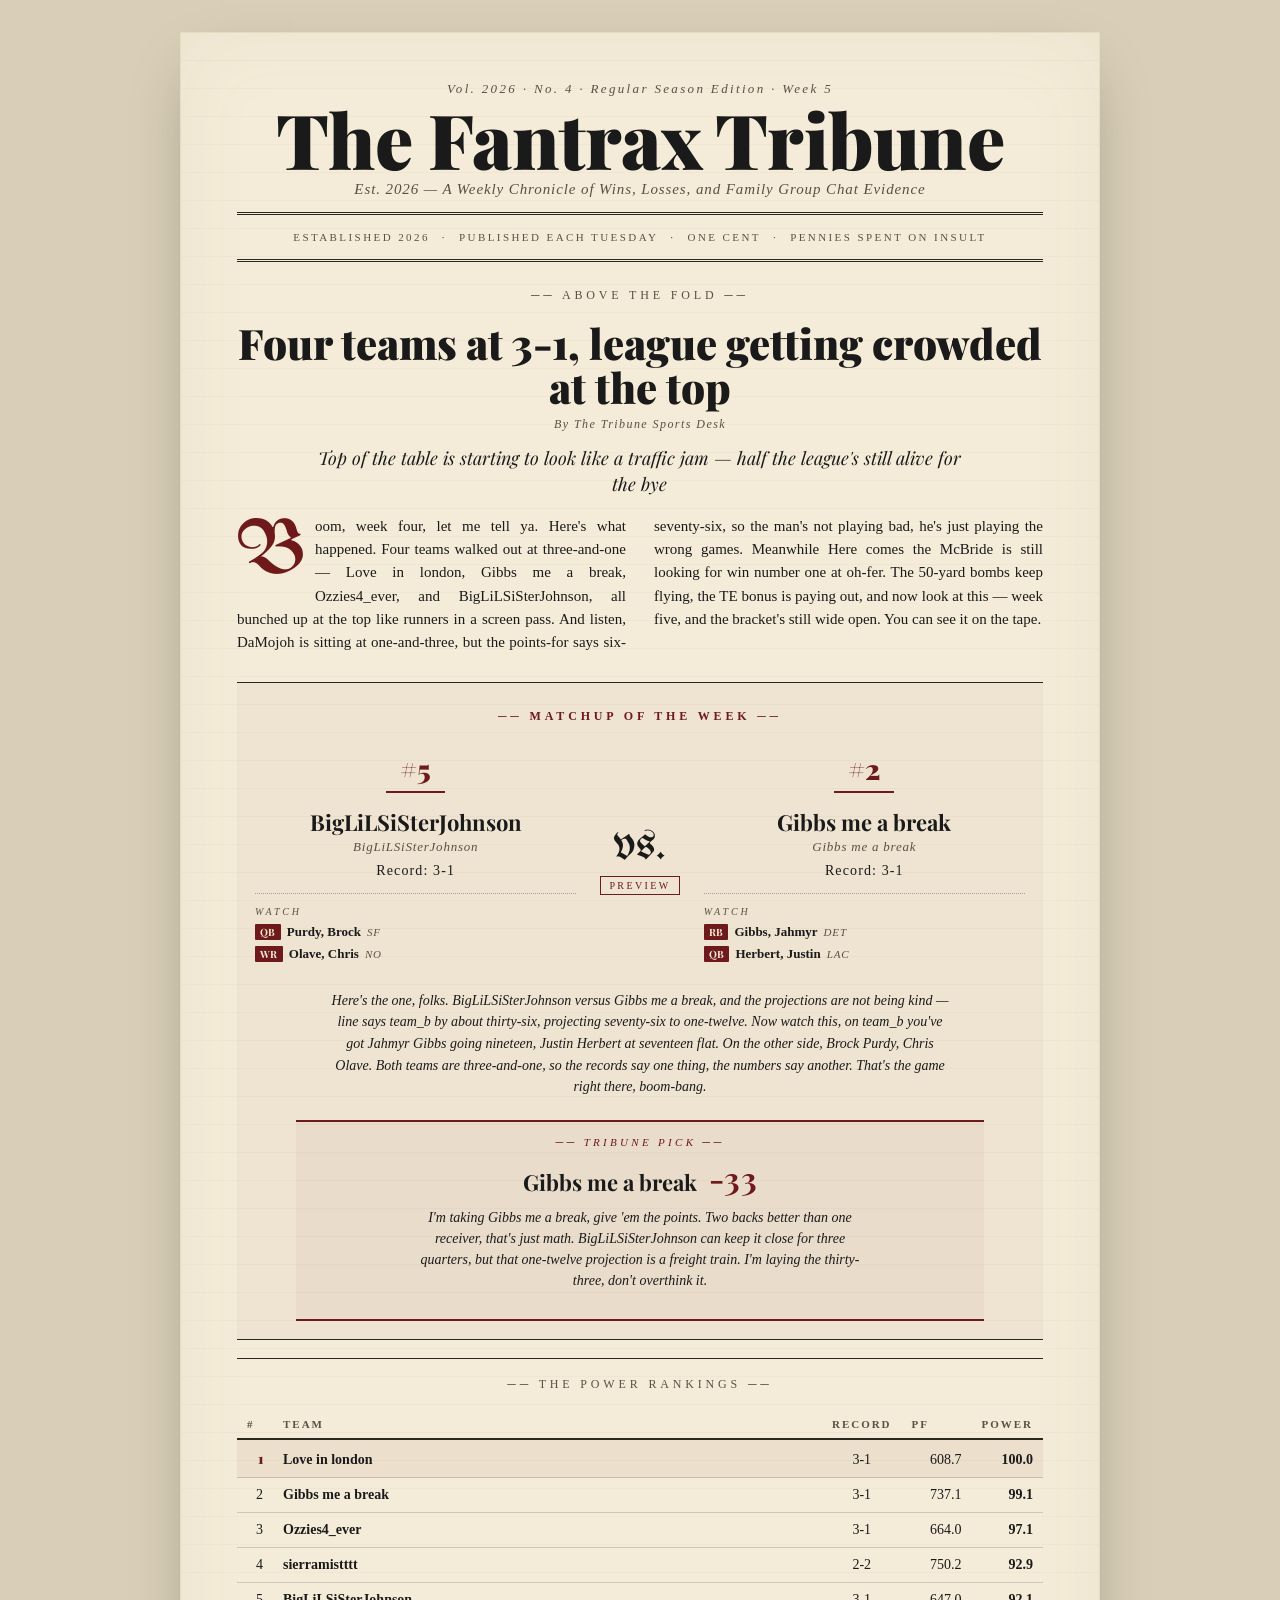
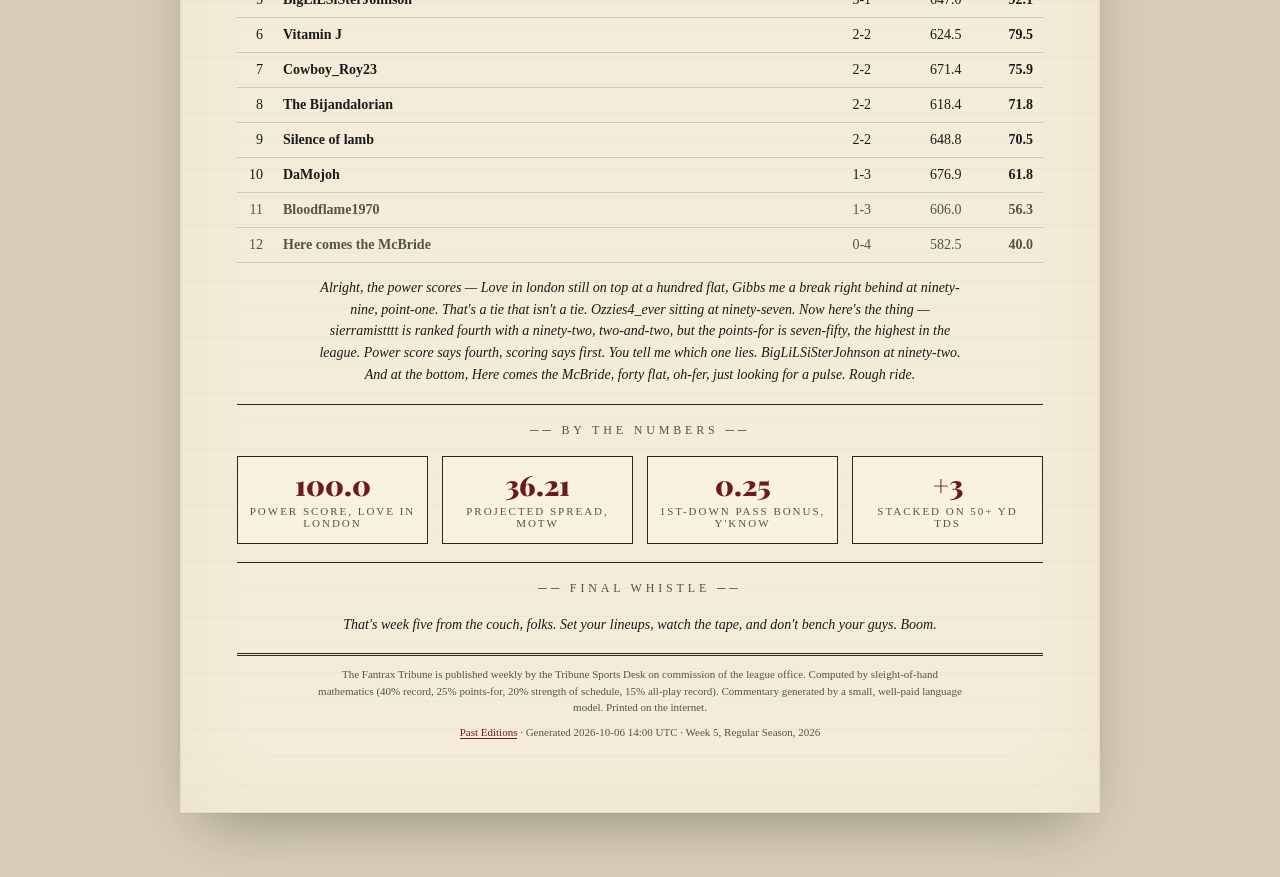
<file: editions/week-5.html>
<!DOCTYPE html>
<html lang="en">
<head>
<meta charset="utf-8">
<meta name="viewport" content="width=device-width, initial-scale=1">
<title>The Fantrax Tribune — Week 5 Edition</title>
<link rel="preconnect" href="https://fonts.googleapis.com">
<link rel="preconnect" href="https://fonts.gstatic.com" crossorigin>
<link href="https://fonts.googleapis.com/css2?family=Playfair+Display:wght@700;900&family=Old+Standard+TT:ital,wght@0,400;0,700;1,400&family=UnifrakturMaguntia&display=swap" rel="stylesheet">
<link rel="stylesheet" href="../static/style.css">
</head>
<body>
<div class="paper">

<header class="masthead">
  <div class="edition-line">Vol. 2026 · No. 4 · Regular Season Edition · Week 5</div>
  <h1 class="title">The Fantrax Tribune</h1>
  <div class="subtitle">Est. 2026 — A Weekly Chronicle of Wins, Losses, and Family Group Chat Evidence</div>
  <div class="rule rule-double"></div>
  <div class="meta-line">
    <span>Established 2026</span>
    <span>·</span>
    <span>Published Each Tuesday</span>
    <span>·</span>
    <span>One Cent</span>
    <span>·</span>
    <span>Pennies Spent on Insult</span>
  </div>
  <div class="rule rule-double"></div>
</header>

<!-- ===== ABOVE THE FOLD ===== -->
<section class="above-fold">
  
  <div class="kicker">── Above The Fold ──</div>
  <article class="lede">
    <h2 class="lede-headline">Four teams at 3-1, league getting crowded at the top</h2>
    <div class="byline">By The Tribune Sports Desk</div>
    <p class="deck">Top of the table is starting to look like a traffic jam — half the league's still alive for the bye</p>
    <div class="drop-cap-wrap">
      <p class="drop-cap">Boom, week four, let me tell ya. Here's what happened. Four teams walked out at three-and-one — Love in london, Gibbs me a break, Ozzies4_ever, and BigLiLSiSterJohnson, all bunched up at the top like runners in a screen pass. And listen, DaMojoh is sitting at one-and-three, but the points-for says six-seventy-six, so the man's not playing bad, he's just playing the wrong games. Meanwhile Here comes the McBride is still looking for win number one at oh-fer. The 50-yard bombs keep flying, the TE bonus is paying out, and now look at this — week five, and the bracket's still wide open. You can see it on the tape.</p>
    </div>
  </article>
  

  
  <aside class="motw">
    <div class="kicker accent">── Matchup of the Week ──</div>
    <div class="matchup">
      <div class="side">
        <div class="rank-badge"><span class="hash">#</span>5</div>
        <div class="team-name">BigLiLSiSterJohnson</div>
        <div class="owner-name">BigLiLSiSterJohnson</div>
        <div class="record">Record: 3-1</div>
        
        <div class="key-players">
          <div class="key-label">Watch</div>
          
          <div class="player-chip">
            <span class="player-pos">QB</span>
            <span class="player-name">Purdy, Brock</span>
            <span class="player-team">SF</span>
          </div>
          
          <div class="player-chip">
            <span class="player-pos">WR</span>
            <span class="player-name">Olave, Chris</span>
            <span class="player-team">NO</span>
          </div>
          
        </div>
        
      </div>
      <div class="vs">
        <div class="versus">vs.</div>
        
          <div class="status-pill">PREVIEW</div>
        
      </div>
      <div class="side">
        <div class="rank-badge"><span class="hash">#</span>2</div>
        <div class="team-name">Gibbs me a break</div>
        <div class="owner-name">Gibbs me a break</div>
        <div class="record">Record: 3-1</div>
        
        <div class="key-players">
          <div class="key-label">Watch</div>
          
          <div class="player-chip">
            <span class="player-pos">RB</span>
            <span class="player-name">Gibbs, Jahmyr</span>
            <span class="player-team">DET</span>
          </div>
          
          <div class="player-chip">
            <span class="player-pos">QB</span>
            <span class="player-name">Herbert, Justin</span>
            <span class="player-team">LAC</span>
          </div>
          
        </div>
        
      </div>
    </div>
    <p class="motw-blurb">Here's the one, folks. BigLiLSiSterJohnson versus Gibbs me a break, and the projections are not being kind — line says team_b by about thirty-six, projecting seventy-six to one-twelve. Now watch this, on team_b you've got Jahmyr Gibbs going nineteen, Justin Herbert at seventeen flat. On the other side, Brock Purdy, Chris Olave. Both teams are three-and-one, so the records say one thing, the numbers say another. That's the game right there, boom-bang.</p>

    
    <div class="tribune-pick">
      <div class="pick-label">── Tribune Pick ──</div>
      <div class="pick-line">
        <span class="pick-team">Gibbs me a break</span>
        <span class="pick-spread">-33</span>
      </div>
      <p class="pick-blurb">I'm taking Gibbs me a break, give 'em the points. Two backs better than one receiver, that's just math. BigLiLSiSterJohnson can keep it close for three quarters, but that one-twelve projection is a freight train. I'm laying the thirty-three, don't overthink it.</p>
    </div>
    
  </aside>
  
</section>

<div class="rule rule-single"></div>

<!-- ===== POWER RANKINGS ===== -->
<section class="rankings">
  <div class="kicker">── The Power Rankings ──</div>
  <table class="rankings-table">
    <thead>
      <tr>
        <th class="col-rank">#</th>
        <th class="col-team">Team</th>
        <th class="col-record">Record</th>
        <th class="col-pf">PF</th>
        <th class="col-score">Power</th>
      </tr>
    </thead>
    <tbody>
      
      <tr class="rank-row rank-row--top ">
        <td class="col-rank">1</td>
        <td class="col-team">
          
            <strong>Love in london</strong>
          
        </td>
        <td class="col-record">3-1</td>
        <td class="col-pf">608.7</td>
        <td class="col-score">100.0</td>
      </tr>
      
      <tr class="rank-row  ">
        <td class="col-rank">2</td>
        <td class="col-team">
          
            <strong>Gibbs me a break</strong>
          
        </td>
        <td class="col-record">3-1</td>
        <td class="col-pf">737.1</td>
        <td class="col-score">99.1</td>
      </tr>
      
      <tr class="rank-row  ">
        <td class="col-rank">3</td>
        <td class="col-team">
          
            <strong>Ozzies4_ever</strong>
          
        </td>
        <td class="col-record">3-1</td>
        <td class="col-pf">664.0</td>
        <td class="col-score">97.1</td>
      </tr>
      
      <tr class="rank-row  ">
        <td class="col-rank">4</td>
        <td class="col-team">
          
            <strong>sierramistttt</strong>
          
        </td>
        <td class="col-record">2-2</td>
        <td class="col-pf">750.2</td>
        <td class="col-score">92.9</td>
      </tr>
      
      <tr class="rank-row  ">
        <td class="col-rank">5</td>
        <td class="col-team">
          
            <strong>BigLiLSiSterJohnson</strong>
          
        </td>
        <td class="col-record">3-1</td>
        <td class="col-pf">647.0</td>
        <td class="col-score">92.1</td>
      </tr>
      
      <tr class="rank-row  ">
        <td class="col-rank">6</td>
        <td class="col-team">
          
            <strong>Vitamin J</strong>
          
        </td>
        <td class="col-record">2-2</td>
        <td class="col-pf">624.5</td>
        <td class="col-score">79.5</td>
      </tr>
      
      <tr class="rank-row  ">
        <td class="col-rank">7</td>
        <td class="col-team">
          
            <strong>Cowboy_Roy23</strong>
          
        </td>
        <td class="col-record">2-2</td>
        <td class="col-pf">671.4</td>
        <td class="col-score">75.9</td>
      </tr>
      
      <tr class="rank-row  ">
        <td class="col-rank">8</td>
        <td class="col-team">
          
            <strong>The Bijandalorian</strong>
          
        </td>
        <td class="col-record">2-2</td>
        <td class="col-pf">618.4</td>
        <td class="col-score">71.8</td>
      </tr>
      
      <tr class="rank-row  ">
        <td class="col-rank">9</td>
        <td class="col-team">
          
            <strong>Silence of lamb</strong>
          
        </td>
        <td class="col-record">2-2</td>
        <td class="col-pf">648.8</td>
        <td class="col-score">70.5</td>
      </tr>
      
      <tr class="rank-row  ">
        <td class="col-rank">10</td>
        <td class="col-team">
          
            <strong>DaMojoh</strong>
          
        </td>
        <td class="col-record">1-3</td>
        <td class="col-pf">676.9</td>
        <td class="col-score">61.8</td>
      </tr>
      
      <tr class="rank-row  rank-row--bottom">
        <td class="col-rank">11</td>
        <td class="col-team">
          
            <strong>Bloodflame1970</strong>
          
        </td>
        <td class="col-record">1-3</td>
        <td class="col-pf">606.0</td>
        <td class="col-score">56.3</td>
      </tr>
      
      <tr class="rank-row  rank-row--bottom">
        <td class="col-rank">12</td>
        <td class="col-team">
          
            <strong>Here comes the McBride</strong>
          
        </td>
        <td class="col-record">0-4</td>
        <td class="col-pf">582.5</td>
        <td class="col-score">40.0</td>
      </tr>
      
    </tbody>
  </table>

  <p class="section-blurb">Alright, the power scores — Love in london still on top at a hundred flat, Gibbs me a break right behind at ninety-nine, point-one. That's a tie that isn't a tie. Ozzies4_ever sitting at ninety-seven. Now here's the thing — sierramistttt is ranked fourth with a ninety-two, two-and-two, but the points-for is seven-fifty, the highest in the league. Power score says fourth, scoring says first. You tell me which one lies. BigLiLSiSterJohnson at ninety-two. And at the bottom, Here comes the McBride, forty flat, oh-fer, just looking for a pulse. Rough ride.</p>
</section>

<div class="rule rule-single"></div>

<!-- ===== BY THE NUMBERS ===== -->
<section class="numbers">
  <div class="kicker">── By The Numbers ──</div>
  <div class="numbers-grid">
    
      <div class="number-card">
        <div class="number-value">100.0</div>
        <div class="number-label">Power score, Love in london</div>
      </div>
    
      <div class="number-card">
        <div class="number-value">36.21</div>
        <div class="number-label">Projected spread, MOTW</div>
      </div>
    
      <div class="number-card">
        <div class="number-value">0.25</div>
        <div class="number-label">1st-down pass bonus, y'know</div>
      </div>
    
      <div class="number-card">
        <div class="number-value">+3</div>
        <div class="number-label">Stacked on 50+ yd TDs</div>
      </div>
    
  </div>
</section>

<div class="rule rule-single"></div>

<!-- ===== CLOSING NOTES ===== -->

<section class="closing">
  <div class="kicker">── Final Whistle ──</div>
  <p class="closing-body">That's week five from the couch, folks. Set your lineups, watch the tape, and don't bench your guys. Boom.</p>
</section>


<footer class="colophon">
  <div class="rule rule-double"></div>
  <p>
    The Fantrax Tribune is published weekly by the Tribune Sports Desk
    on commission of the league office. Computed by sleight-of-hand mathematics
    (40% record, 25% points-for, 20% strength of schedule, 15% all-play record).
    Commentary generated by a small, well-paid language model. Printed on the internet.
  </p>
  <p class="archive-note">
    <a href="../editions/index.html">Past Editions</a> ·
    Generated 2026-10-06 14:00 UTC · Week 5, Regular Season, 2026
  </p>
</footer>

</div>
</body>
</html>
</file>
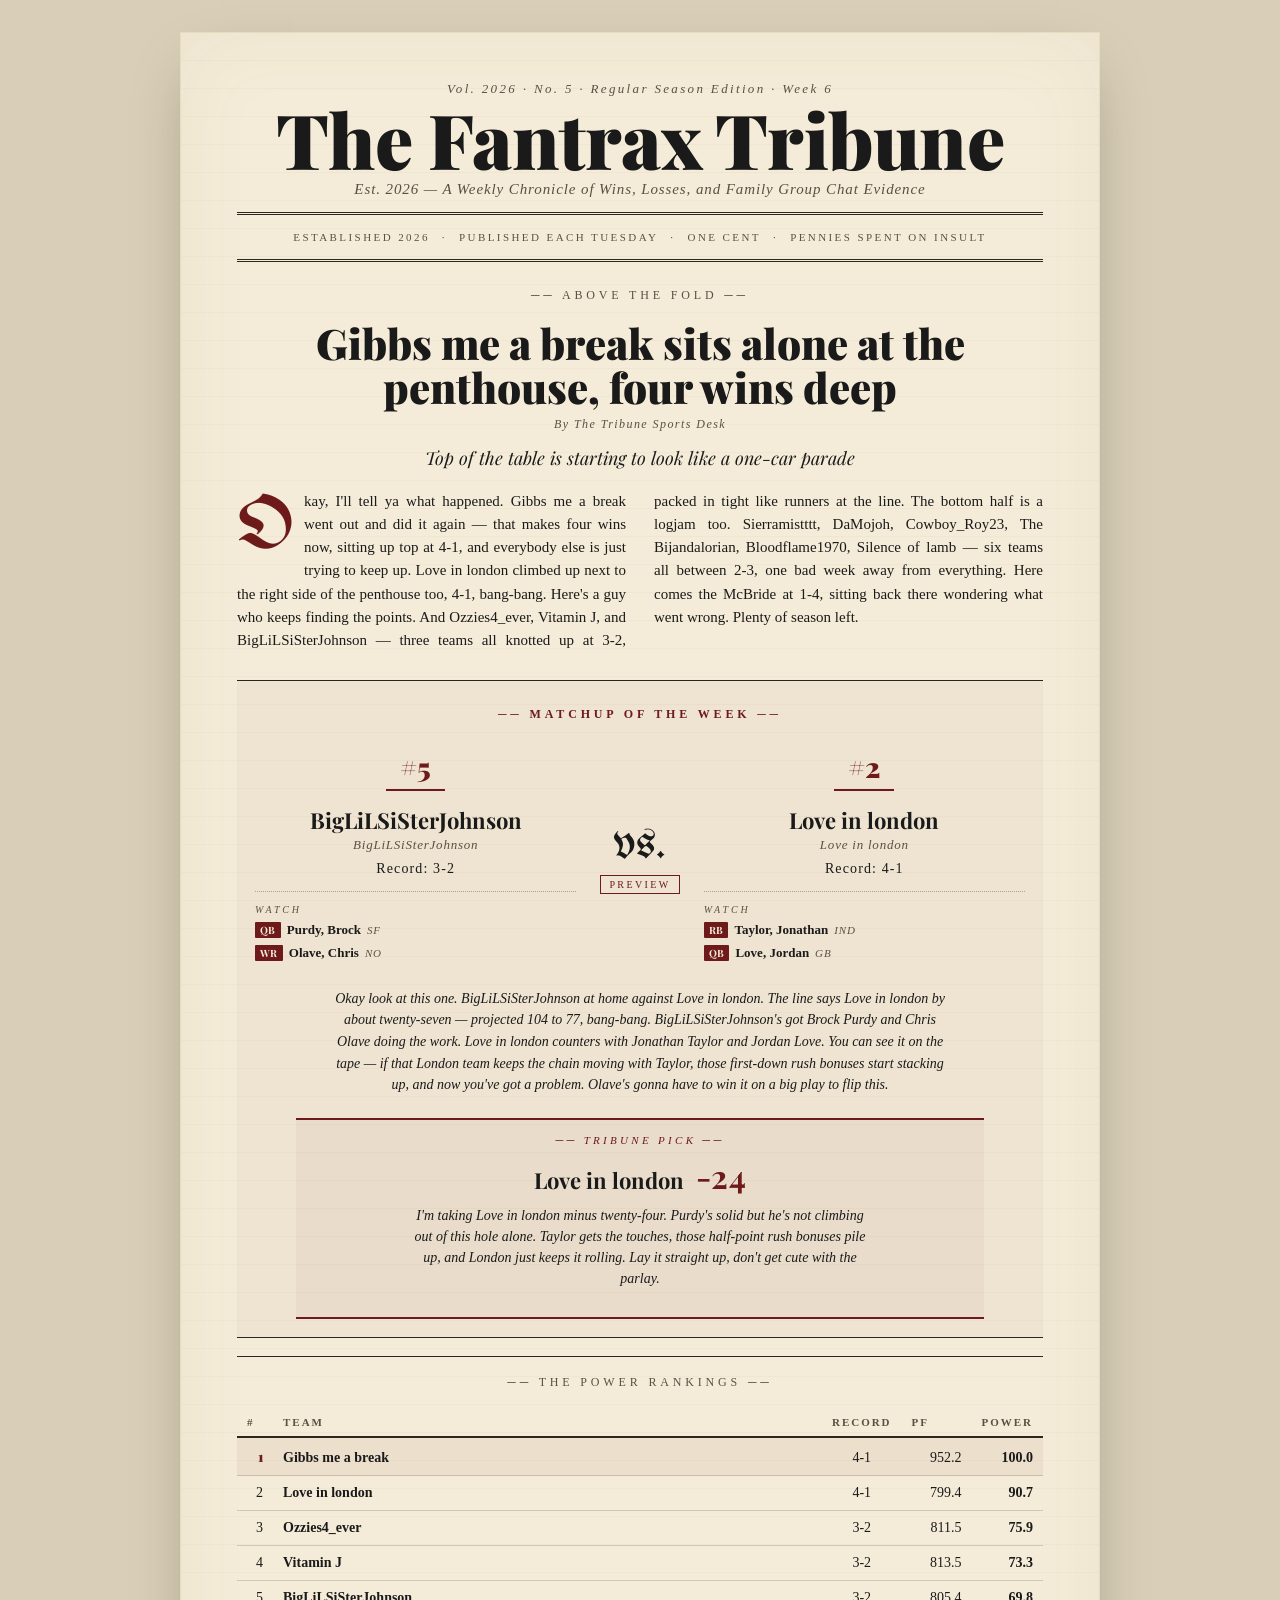
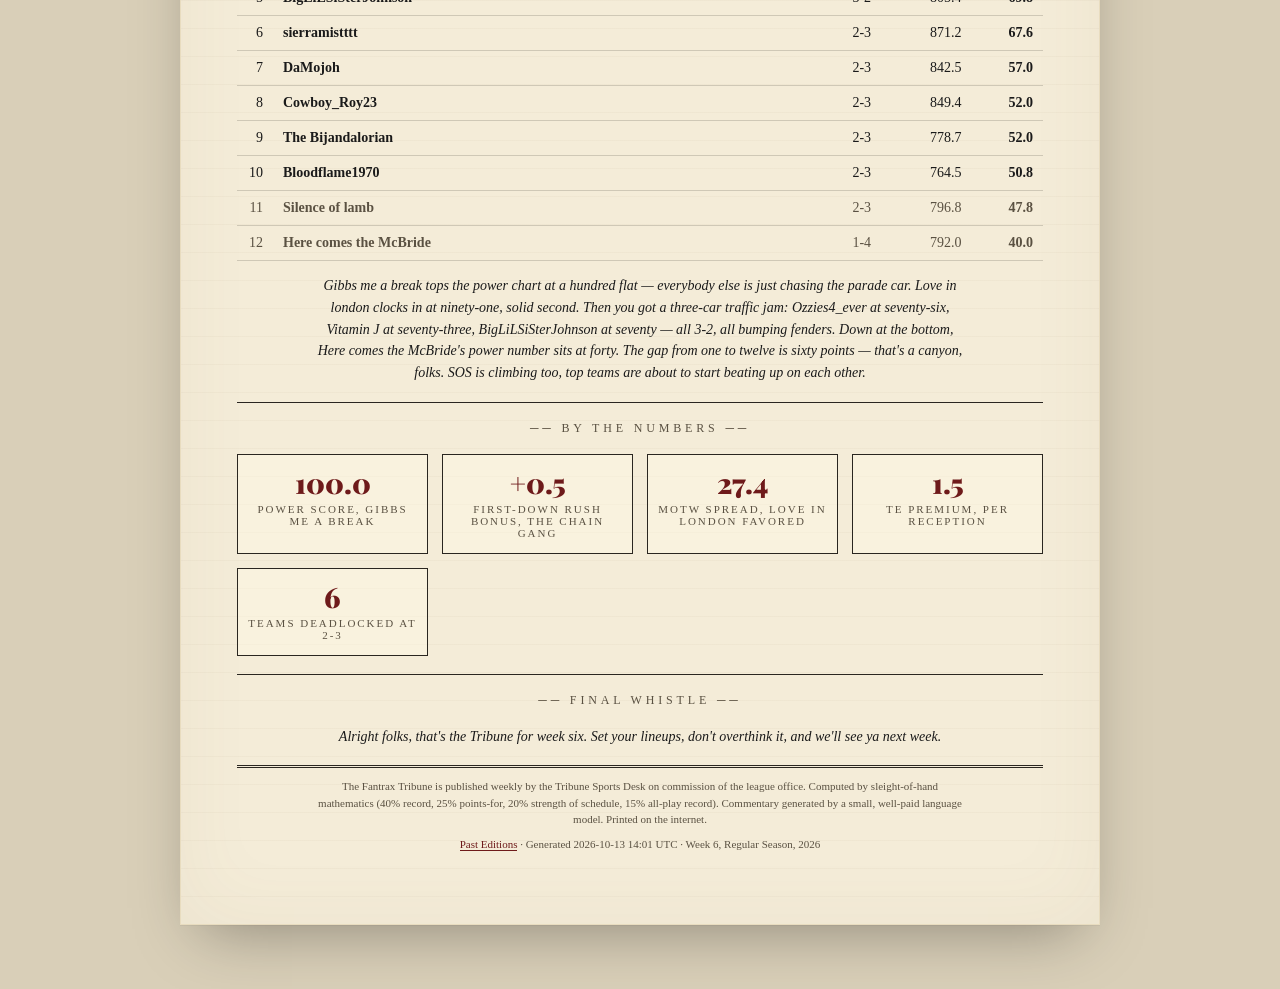
<file: editions/week-6.html>
<!DOCTYPE html>
<html lang="en">
<head>
<meta charset="utf-8">
<meta name="viewport" content="width=device-width, initial-scale=1">
<title>The Fantrax Tribune — Week 6 Edition</title>
<link rel="preconnect" href="https://fonts.googleapis.com">
<link rel="preconnect" href="https://fonts.gstatic.com" crossorigin>
<link href="https://fonts.googleapis.com/css2?family=Playfair+Display:wght@700;900&family=Old+Standard+TT:ital,wght@0,400;0,700;1,400&family=UnifrakturMaguntia&display=swap" rel="stylesheet">
<link rel="stylesheet" href="../static/style.css">
</head>
<body>
<div class="paper">

<header class="masthead">
  <div class="edition-line">Vol. 2026 · No. 5 · Regular Season Edition · Week 6</div>
  <h1 class="title">The Fantrax Tribune</h1>
  <div class="subtitle">Est. 2026 — A Weekly Chronicle of Wins, Losses, and Family Group Chat Evidence</div>
  <div class="rule rule-double"></div>
  <div class="meta-line">
    <span>Established 2026</span>
    <span>·</span>
    <span>Published Each Tuesday</span>
    <span>·</span>
    <span>One Cent</span>
    <span>·</span>
    <span>Pennies Spent on Insult</span>
  </div>
  <div class="rule rule-double"></div>
</header>

<!-- ===== ABOVE THE FOLD ===== -->
<section class="above-fold">
  
  <div class="kicker">── Above The Fold ──</div>
  <article class="lede">
    <h2 class="lede-headline">Gibbs me a break sits alone at the penthouse, four wins deep</h2>
    <div class="byline">By The Tribune Sports Desk</div>
    <p class="deck">Top of the table is starting to look like a one-car parade</p>
    <div class="drop-cap-wrap">
      <p class="drop-cap">Okay, I'll tell ya what happened. Gibbs me a break went out and did it again — that makes four wins now, sitting up top at 4-1, and everybody else is just trying to keep up. Love in london climbed up next to the right side of the penthouse too, 4-1, bang-bang. Here's a guy who keeps finding the points. And Ozzies4_ever, Vitamin J, and BigLiLSiSterJohnson — three teams all knotted up at 3-2, packed in tight like runners at the line. The bottom half is a logjam too. Sierramistttt, DaMojoh, Cowboy_Roy23, The Bijandalorian, Bloodflame1970, Silence of lamb — six teams all between 2-3, one bad week away from everything. Here comes the McBride at 1-4, sitting back there wondering what went wrong. Plenty of season left.</p>
    </div>
  </article>
  

  
  <aside class="motw">
    <div class="kicker accent">── Matchup of the Week ──</div>
    <div class="matchup">
      <div class="side">
        <div class="rank-badge"><span class="hash">#</span>5</div>
        <div class="team-name">BigLiLSiSterJohnson</div>
        <div class="owner-name">BigLiLSiSterJohnson</div>
        <div class="record">Record: 3-2</div>
        
        <div class="key-players">
          <div class="key-label">Watch</div>
          
          <div class="player-chip">
            <span class="player-pos">QB</span>
            <span class="player-name">Purdy, Brock</span>
            <span class="player-team">SF</span>
          </div>
          
          <div class="player-chip">
            <span class="player-pos">WR</span>
            <span class="player-name">Olave, Chris</span>
            <span class="player-team">NO</span>
          </div>
          
        </div>
        
      </div>
      <div class="vs">
        <div class="versus">vs.</div>
        
          <div class="status-pill">PREVIEW</div>
        
      </div>
      <div class="side">
        <div class="rank-badge"><span class="hash">#</span>2</div>
        <div class="team-name">Love in london</div>
        <div class="owner-name">Love in london</div>
        <div class="record">Record: 4-1</div>
        
        <div class="key-players">
          <div class="key-label">Watch</div>
          
          <div class="player-chip">
            <span class="player-pos">RB</span>
            <span class="player-name">Taylor, Jonathan</span>
            <span class="player-team">IND</span>
          </div>
          
          <div class="player-chip">
            <span class="player-pos">QB</span>
            <span class="player-name">Love, Jordan</span>
            <span class="player-team">GB</span>
          </div>
          
        </div>
        
      </div>
    </div>
    <p class="motw-blurb">Okay look at this one. BigLiLSiSterJohnson at home against Love in london. The line says Love in london by about twenty-seven — projected 104 to 77, bang-bang. BigLiLSiSterJohnson's got Brock Purdy and Chris Olave doing the work. Love in london counters with Jonathan Taylor and Jordan Love. You can see it on the tape — if that London team keeps the chain moving with Taylor, those first-down rush bonuses start stacking up, and now you've got a problem. Olave's gonna have to win it on a big play to flip this.</p>

    
    <div class="tribune-pick">
      <div class="pick-label">── Tribune Pick ──</div>
      <div class="pick-line">
        <span class="pick-team">Love in london</span>
        <span class="pick-spread">-24</span>
      </div>
      <p class="pick-blurb">I'm taking Love in london minus twenty-four. Purdy's solid but he's not climbing out of this hole alone. Taylor gets the touches, those half-point rush bonuses pile up, and London just keeps it rolling. Lay it straight up, don't get cute with the parlay.</p>
    </div>
    
  </aside>
  
</section>

<div class="rule rule-single"></div>

<!-- ===== POWER RANKINGS ===== -->
<section class="rankings">
  <div class="kicker">── The Power Rankings ──</div>
  <table class="rankings-table">
    <thead>
      <tr>
        <th class="col-rank">#</th>
        <th class="col-team">Team</th>
        <th class="col-record">Record</th>
        <th class="col-pf">PF</th>
        <th class="col-score">Power</th>
      </tr>
    </thead>
    <tbody>
      
      <tr class="rank-row rank-row--top ">
        <td class="col-rank">1</td>
        <td class="col-team">
          
            <strong>Gibbs me a break</strong>
          
        </td>
        <td class="col-record">4-1</td>
        <td class="col-pf">952.2</td>
        <td class="col-score">100.0</td>
      </tr>
      
      <tr class="rank-row  ">
        <td class="col-rank">2</td>
        <td class="col-team">
          
            <strong>Love in london</strong>
          
        </td>
        <td class="col-record">4-1</td>
        <td class="col-pf">799.4</td>
        <td class="col-score">90.7</td>
      </tr>
      
      <tr class="rank-row  ">
        <td class="col-rank">3</td>
        <td class="col-team">
          
            <strong>Ozzies4_ever</strong>
          
        </td>
        <td class="col-record">3-2</td>
        <td class="col-pf">811.5</td>
        <td class="col-score">75.9</td>
      </tr>
      
      <tr class="rank-row  ">
        <td class="col-rank">4</td>
        <td class="col-team">
          
            <strong>Vitamin J</strong>
          
        </td>
        <td class="col-record">3-2</td>
        <td class="col-pf">813.5</td>
        <td class="col-score">73.3</td>
      </tr>
      
      <tr class="rank-row  ">
        <td class="col-rank">5</td>
        <td class="col-team">
          
            <strong>BigLiLSiSterJohnson</strong>
          
        </td>
        <td class="col-record">3-2</td>
        <td class="col-pf">805.4</td>
        <td class="col-score">69.8</td>
      </tr>
      
      <tr class="rank-row  ">
        <td class="col-rank">6</td>
        <td class="col-team">
          
            <strong>sierramistttt</strong>
          
        </td>
        <td class="col-record">2-3</td>
        <td class="col-pf">871.2</td>
        <td class="col-score">67.6</td>
      </tr>
      
      <tr class="rank-row  ">
        <td class="col-rank">7</td>
        <td class="col-team">
          
            <strong>DaMojoh</strong>
          
        </td>
        <td class="col-record">2-3</td>
        <td class="col-pf">842.5</td>
        <td class="col-score">57.0</td>
      </tr>
      
      <tr class="rank-row  ">
        <td class="col-rank">8</td>
        <td class="col-team">
          
            <strong>Cowboy_Roy23</strong>
          
        </td>
        <td class="col-record">2-3</td>
        <td class="col-pf">849.4</td>
        <td class="col-score">52.0</td>
      </tr>
      
      <tr class="rank-row  ">
        <td class="col-rank">9</td>
        <td class="col-team">
          
            <strong>The Bijandalorian</strong>
          
        </td>
        <td class="col-record">2-3</td>
        <td class="col-pf">778.7</td>
        <td class="col-score">52.0</td>
      </tr>
      
      <tr class="rank-row  ">
        <td class="col-rank">10</td>
        <td class="col-team">
          
            <strong>Bloodflame1970</strong>
          
        </td>
        <td class="col-record">2-3</td>
        <td class="col-pf">764.5</td>
        <td class="col-score">50.8</td>
      </tr>
      
      <tr class="rank-row  rank-row--bottom">
        <td class="col-rank">11</td>
        <td class="col-team">
          
            <strong>Silence of lamb</strong>
          
        </td>
        <td class="col-record">2-3</td>
        <td class="col-pf">796.8</td>
        <td class="col-score">47.8</td>
      </tr>
      
      <tr class="rank-row  rank-row--bottom">
        <td class="col-rank">12</td>
        <td class="col-team">
          
            <strong>Here comes the McBride</strong>
          
        </td>
        <td class="col-record">1-4</td>
        <td class="col-pf">792.0</td>
        <td class="col-score">40.0</td>
      </tr>
      
    </tbody>
  </table>

  <p class="section-blurb">Gibbs me a break tops the power chart at a hundred flat — everybody else is just chasing the parade car. Love in london clocks in at ninety-one, solid second. Then you got a three-car traffic jam: Ozzies4_ever at seventy-six, Vitamin J at seventy-three, BigLiLSiSterJohnson at seventy — all 3-2, all bumping fenders. Down at the bottom, Here comes the McBride's power number sits at forty. The gap from one to twelve is sixty points — that's a canyon, folks. SOS is climbing too, top teams are about to start beating up on each other.</p>
</section>

<div class="rule rule-single"></div>

<!-- ===== BY THE NUMBERS ===== -->
<section class="numbers">
  <div class="kicker">── By The Numbers ──</div>
  <div class="numbers-grid">
    
      <div class="number-card">
        <div class="number-value">100.0</div>
        <div class="number-label">Power score, Gibbs me a break</div>
      </div>
    
      <div class="number-card">
        <div class="number-value">+0.5</div>
        <div class="number-label">First-down rush bonus, the chain gang</div>
      </div>
    
      <div class="number-card">
        <div class="number-value">27.4</div>
        <div class="number-label">MOTW spread, Love in london favored</div>
      </div>
    
      <div class="number-card">
        <div class="number-value">1.5</div>
        <div class="number-label">TE premium, per reception</div>
      </div>
    
      <div class="number-card">
        <div class="number-value">6</div>
        <div class="number-label">Teams deadlocked at 2-3</div>
      </div>
    
  </div>
</section>

<div class="rule rule-single"></div>

<!-- ===== CLOSING NOTES ===== -->

<section class="closing">
  <div class="kicker">── Final Whistle ──</div>
  <p class="closing-body">Alright folks, that's the Tribune for week six. Set your lineups, don't overthink it, and we'll see ya next week.</p>
</section>


<footer class="colophon">
  <div class="rule rule-double"></div>
  <p>
    The Fantrax Tribune is published weekly by the Tribune Sports Desk
    on commission of the league office. Computed by sleight-of-hand mathematics
    (40% record, 25% points-for, 20% strength of schedule, 15% all-play record).
    Commentary generated by a small, well-paid language model. Printed on the internet.
  </p>
  <p class="archive-note">
    <a href="../editions/index.html">Past Editions</a> ·
    Generated 2026-10-13 14:01 UTC · Week 6, Regular Season, 2026
  </p>
</footer>

</div>
</body>
</html>
</file>
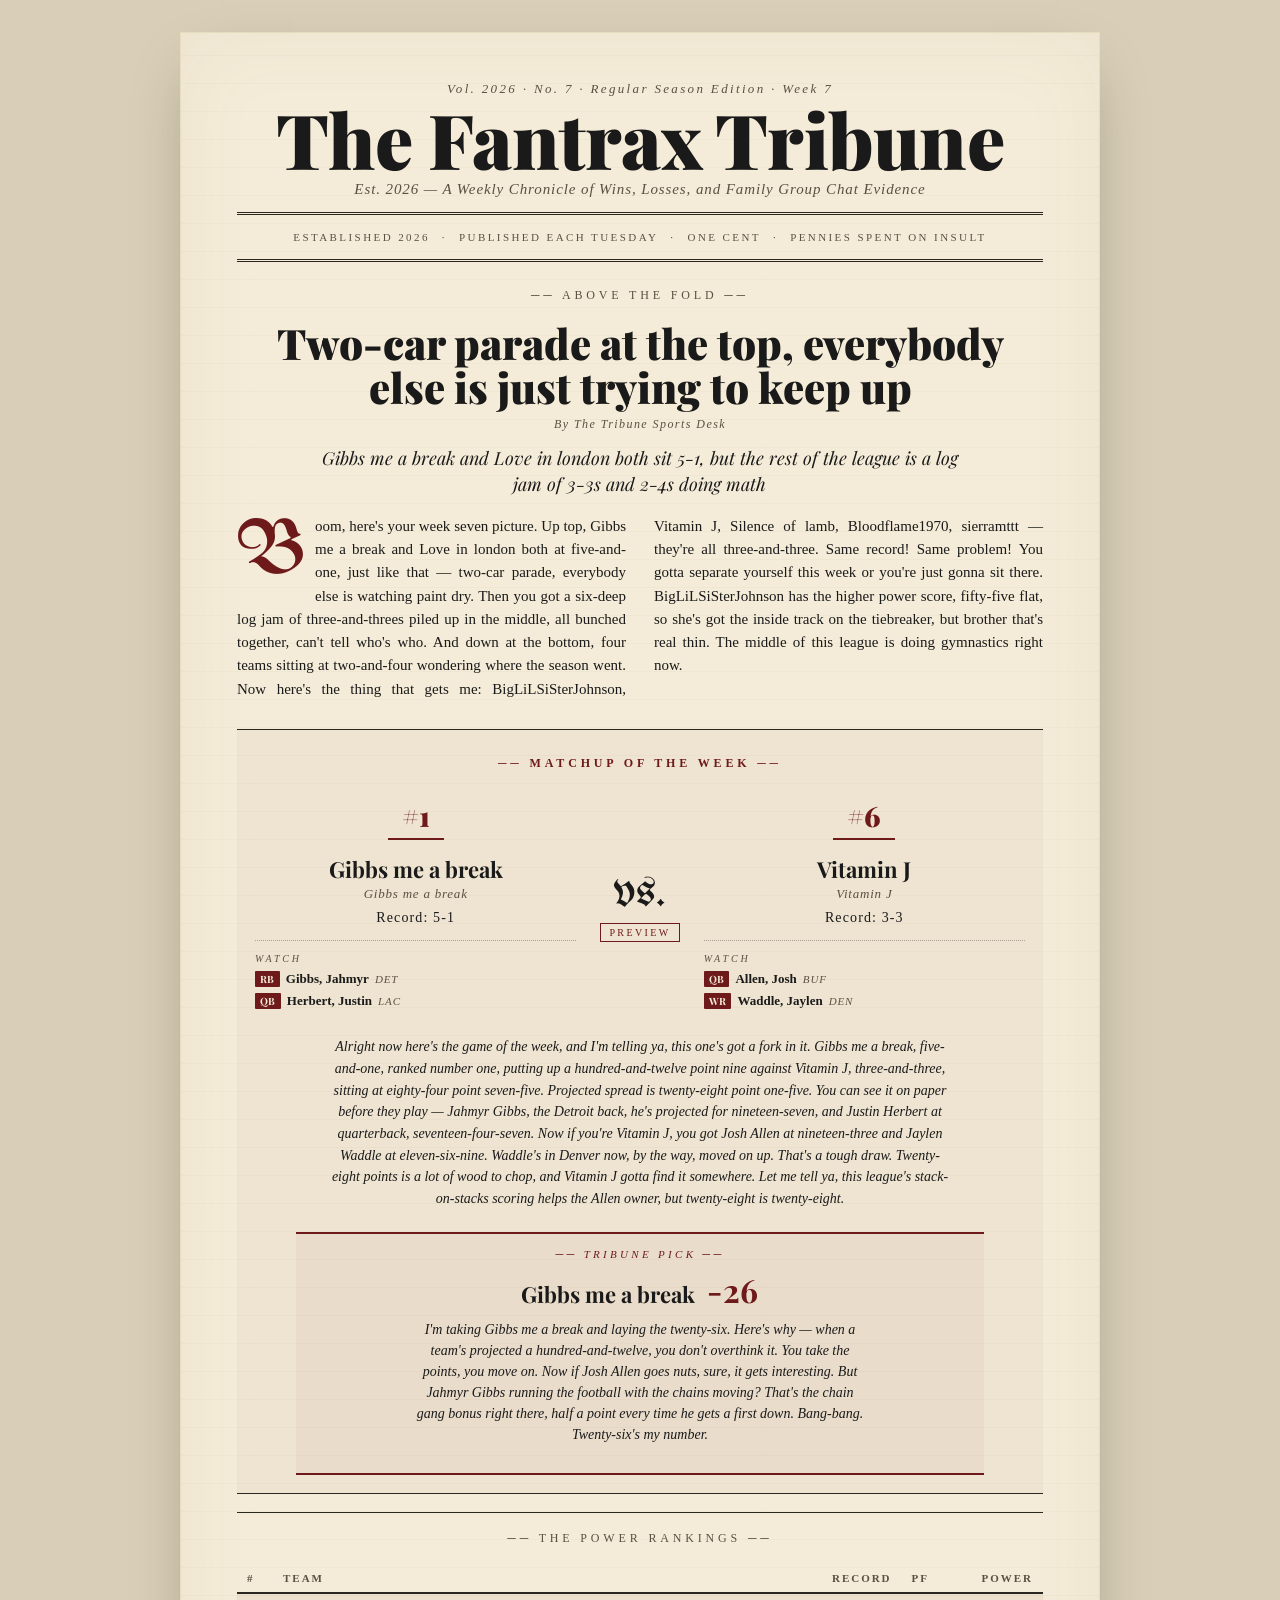
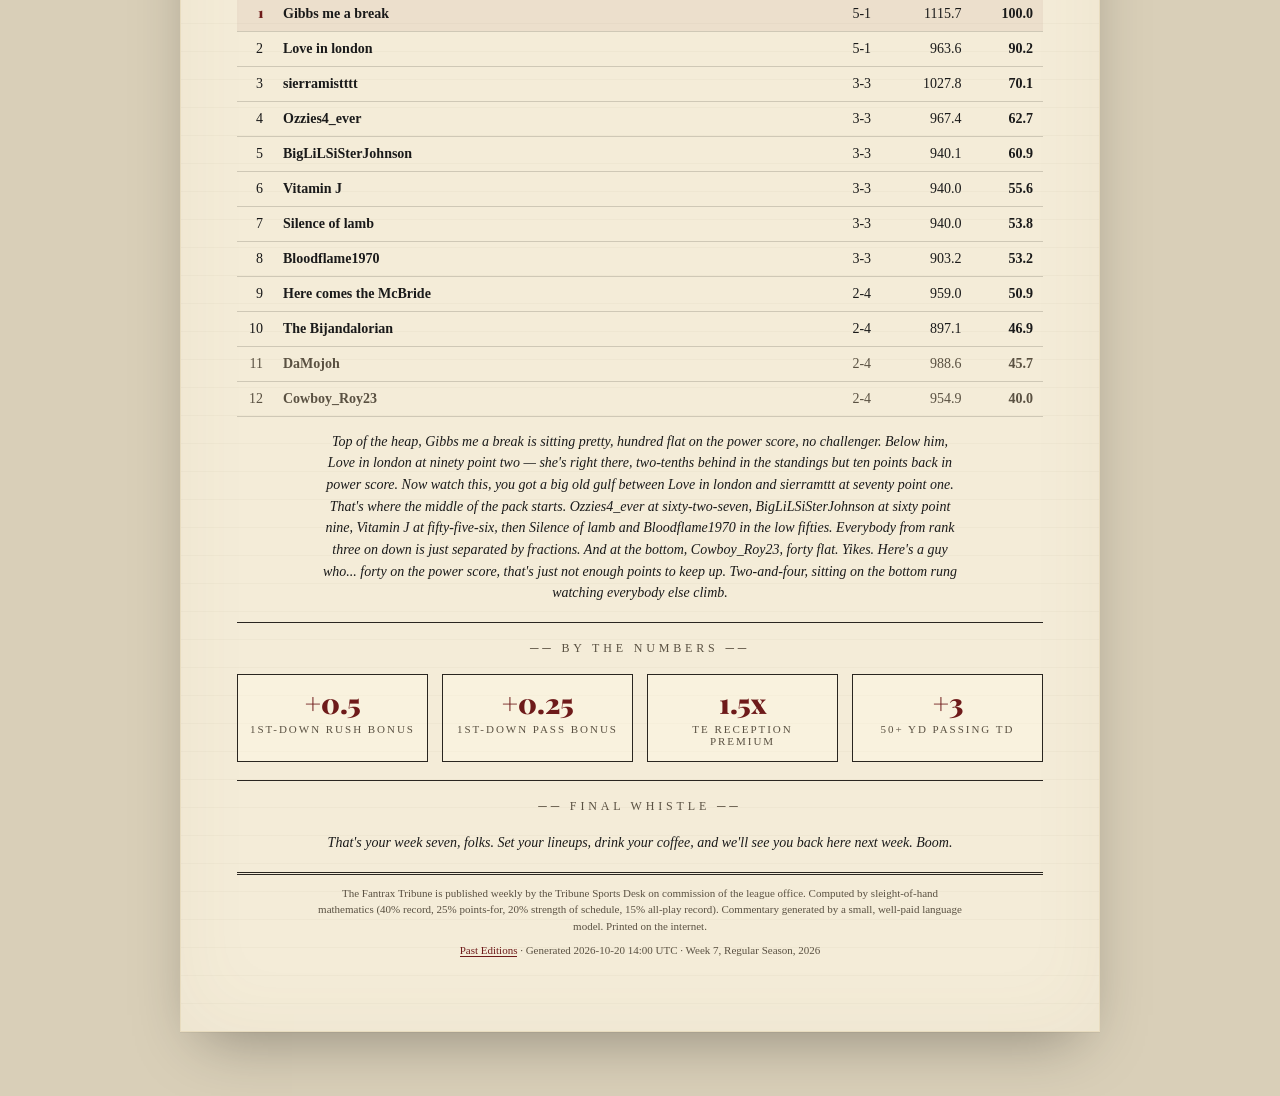
<file: editions/week-7.html>
<!DOCTYPE html>
<html lang="en">
<head>
<meta charset="utf-8">
<meta name="viewport" content="width=device-width, initial-scale=1">
<title>The Fantrax Tribune — Week 7 Edition</title>
<link rel="preconnect" href="https://fonts.googleapis.com">
<link rel="preconnect" href="https://fonts.gstatic.com" crossorigin>
<link href="https://fonts.googleapis.com/css2?family=Playfair+Display:wght@700;900&family=Old+Standard+TT:ital,wght@0,400;0,700;1,400&family=UnifrakturMaguntia&display=swap" rel="stylesheet">
<link rel="stylesheet" href="../static/style.css">
</head>
<body>
<div class="paper">

<header class="masthead">
  <div class="edition-line">Vol. 2026 · No. 7 · Regular Season Edition · Week 7</div>
  <h1 class="title">The Fantrax Tribune</h1>
  <div class="subtitle">Est. 2026 — A Weekly Chronicle of Wins, Losses, and Family Group Chat Evidence</div>
  <div class="rule rule-double"></div>
  <div class="meta-line">
    <span>Established 2026</span>
    <span>·</span>
    <span>Published Each Tuesday</span>
    <span>·</span>
    <span>One Cent</span>
    <span>·</span>
    <span>Pennies Spent on Insult</span>
  </div>
  <div class="rule rule-double"></div>
</header>

<!-- ===== ABOVE THE FOLD ===== -->
<section class="above-fold">
  
  <div class="kicker">── Above The Fold ──</div>
  <article class="lede">
    <h2 class="lede-headline">Two-car parade at the top, everybody else is just trying to keep up</h2>
    <div class="byline">By The Tribune Sports Desk</div>
    <p class="deck">Gibbs me a break and Love in london both sit 5-1, but the rest of the league is a log jam of 3-3s and 2-4s doing math</p>
    <div class="drop-cap-wrap">
      <p class="drop-cap">Boom, here's your week seven picture. Up top, Gibbs me a break and Love in london both at five-and-one, just like that — two-car parade, everybody else is watching paint dry. Then you got a six-deep log jam of three-and-threes piled up in the middle, all bunched together, can't tell who's who. And down at the bottom, four teams sitting at two-and-four wondering where the season went. Now here's the thing that gets me: BigLiLSiSterJohnson, Vitamin J, Silence of lamb, Bloodflame1970, sierramttt — they're all three-and-three. Same record! Same problem! You gotta separate yourself this week or you're just gonna sit there. BigLiLSiSterJohnson has the higher power score, fifty-five flat, so she's got the inside track on the tiebreaker, but brother that's real thin. The middle of this league is doing gymnastics right now.</p>
    </div>
  </article>
  

  
  <aside class="motw">
    <div class="kicker accent">── Matchup of the Week ──</div>
    <div class="matchup">
      <div class="side">
        <div class="rank-badge"><span class="hash">#</span>1</div>
        <div class="team-name">Gibbs me a break</div>
        <div class="owner-name">Gibbs me a break</div>
        <div class="record">Record: 5-1</div>
        
        <div class="key-players">
          <div class="key-label">Watch</div>
          
          <div class="player-chip">
            <span class="player-pos">RB</span>
            <span class="player-name">Gibbs, Jahmyr</span>
            <span class="player-team">DET</span>
          </div>
          
          <div class="player-chip">
            <span class="player-pos">QB</span>
            <span class="player-name">Herbert, Justin</span>
            <span class="player-team">LAC</span>
          </div>
          
        </div>
        
      </div>
      <div class="vs">
        <div class="versus">vs.</div>
        
          <div class="status-pill">PREVIEW</div>
        
      </div>
      <div class="side">
        <div class="rank-badge"><span class="hash">#</span>6</div>
        <div class="team-name">Vitamin J</div>
        <div class="owner-name">Vitamin J</div>
        <div class="record">Record: 3-3</div>
        
        <div class="key-players">
          <div class="key-label">Watch</div>
          
          <div class="player-chip">
            <span class="player-pos">QB</span>
            <span class="player-name">Allen, Josh</span>
            <span class="player-team">BUF</span>
          </div>
          
          <div class="player-chip">
            <span class="player-pos">WR</span>
            <span class="player-name">Waddle, Jaylen</span>
            <span class="player-team">DEN</span>
          </div>
          
        </div>
        
      </div>
    </div>
    <p class="motw-blurb">Alright now here's the game of the week, and I'm telling ya, this one's got a fork in it. Gibbs me a break, five-and-one, ranked number one, putting up a hundred-and-twelve point nine against Vitamin J, three-and-three, sitting at eighty-four point seven-five. Projected spread is twenty-eight point one-five. You can see it on paper before they play — Jahmyr Gibbs, the Detroit back, he's projected for nineteen-seven, and Justin Herbert at quarterback, seventeen-four-seven. Now if you're Vitamin J, you got Josh Allen at nineteen-three and Jaylen Waddle at eleven-six-nine. Waddle's in Denver now, by the way, moved on up. That's a tough draw. Twenty-eight points is a lot of wood to chop, and Vitamin J gotta find it somewhere. Let me tell ya, this league's stack-on-stacks scoring helps the Allen owner, but twenty-eight is twenty-eight.</p>

    
    <div class="tribune-pick">
      <div class="pick-label">── Tribune Pick ──</div>
      <div class="pick-line">
        <span class="pick-team">Gibbs me a break</span>
        <span class="pick-spread">-26</span>
      </div>
      <p class="pick-blurb">I'm taking Gibbs me a break and laying the twenty-six. Here's why — when a team's projected a hundred-and-twelve, you don't overthink it. You take the points, you move on. Now if Josh Allen goes nuts, sure, it gets interesting. But Jahmyr Gibbs running the football with the chains moving? That's the chain gang bonus right there, half a point every time he gets a first down. Bang-bang. Twenty-six's my number.</p>
    </div>
    
  </aside>
  
</section>

<div class="rule rule-single"></div>

<!-- ===== POWER RANKINGS ===== -->
<section class="rankings">
  <div class="kicker">── The Power Rankings ──</div>
  <table class="rankings-table">
    <thead>
      <tr>
        <th class="col-rank">#</th>
        <th class="col-team">Team</th>
        <th class="col-record">Record</th>
        <th class="col-pf">PF</th>
        <th class="col-score">Power</th>
      </tr>
    </thead>
    <tbody>
      
      <tr class="rank-row rank-row--top ">
        <td class="col-rank">1</td>
        <td class="col-team">
          
            <strong>Gibbs me a break</strong>
          
        </td>
        <td class="col-record">5-1</td>
        <td class="col-pf">1115.7</td>
        <td class="col-score">100.0</td>
      </tr>
      
      <tr class="rank-row  ">
        <td class="col-rank">2</td>
        <td class="col-team">
          
            <strong>Love in london</strong>
          
        </td>
        <td class="col-record">5-1</td>
        <td class="col-pf">963.6</td>
        <td class="col-score">90.2</td>
      </tr>
      
      <tr class="rank-row  ">
        <td class="col-rank">3</td>
        <td class="col-team">
          
            <strong>sierramistttt</strong>
          
        </td>
        <td class="col-record">3-3</td>
        <td class="col-pf">1027.8</td>
        <td class="col-score">70.1</td>
      </tr>
      
      <tr class="rank-row  ">
        <td class="col-rank">4</td>
        <td class="col-team">
          
            <strong>Ozzies4_ever</strong>
          
        </td>
        <td class="col-record">3-3</td>
        <td class="col-pf">967.4</td>
        <td class="col-score">62.7</td>
      </tr>
      
      <tr class="rank-row  ">
        <td class="col-rank">5</td>
        <td class="col-team">
          
            <strong>BigLiLSiSterJohnson</strong>
          
        </td>
        <td class="col-record">3-3</td>
        <td class="col-pf">940.1</td>
        <td class="col-score">60.9</td>
      </tr>
      
      <tr class="rank-row  ">
        <td class="col-rank">6</td>
        <td class="col-team">
          
            <strong>Vitamin J</strong>
          
        </td>
        <td class="col-record">3-3</td>
        <td class="col-pf">940.0</td>
        <td class="col-score">55.6</td>
      </tr>
      
      <tr class="rank-row  ">
        <td class="col-rank">7</td>
        <td class="col-team">
          
            <strong>Silence of lamb</strong>
          
        </td>
        <td class="col-record">3-3</td>
        <td class="col-pf">940.0</td>
        <td class="col-score">53.8</td>
      </tr>
      
      <tr class="rank-row  ">
        <td class="col-rank">8</td>
        <td class="col-team">
          
            <strong>Bloodflame1970</strong>
          
        </td>
        <td class="col-record">3-3</td>
        <td class="col-pf">903.2</td>
        <td class="col-score">53.2</td>
      </tr>
      
      <tr class="rank-row  ">
        <td class="col-rank">9</td>
        <td class="col-team">
          
            <strong>Here comes the McBride</strong>
          
        </td>
        <td class="col-record">2-4</td>
        <td class="col-pf">959.0</td>
        <td class="col-score">50.9</td>
      </tr>
      
      <tr class="rank-row  ">
        <td class="col-rank">10</td>
        <td class="col-team">
          
            <strong>The Bijandalorian</strong>
          
        </td>
        <td class="col-record">2-4</td>
        <td class="col-pf">897.1</td>
        <td class="col-score">46.9</td>
      </tr>
      
      <tr class="rank-row  rank-row--bottom">
        <td class="col-rank">11</td>
        <td class="col-team">
          
            <strong>DaMojoh</strong>
          
        </td>
        <td class="col-record">2-4</td>
        <td class="col-pf">988.6</td>
        <td class="col-score">45.7</td>
      </tr>
      
      <tr class="rank-row  rank-row--bottom">
        <td class="col-rank">12</td>
        <td class="col-team">
          
            <strong>Cowboy_Roy23</strong>
          
        </td>
        <td class="col-record">2-4</td>
        <td class="col-pf">954.9</td>
        <td class="col-score">40.0</td>
      </tr>
      
    </tbody>
  </table>

  <p class="section-blurb">Top of the heap, Gibbs me a break is sitting pretty, hundred flat on the power score, no challenger. Below him, Love in london at ninety point two — she's right there, two-tenths behind in the standings but ten points back in power score. Now watch this, you got a big old gulf between Love in london and sierramttt at seventy point one. That's where the middle of the pack starts. Ozzies4_ever at sixty-two-seven, BigLiLSiSterJohnson at sixty point nine, Vitamin J at fifty-five-six, then Silence of lamb and Bloodflame1970 in the low fifties. Everybody from rank three on down is just separated by fractions. And at the bottom, Cowboy_Roy23, forty flat. Yikes. Here's a guy who... forty on the power score, that's just not enough points to keep up. Two-and-four, sitting on the bottom rung watching everybody else climb.</p>
</section>

<div class="rule rule-single"></div>

<!-- ===== BY THE NUMBERS ===== -->
<section class="numbers">
  <div class="kicker">── By The Numbers ──</div>
  <div class="numbers-grid">
    
      <div class="number-card">
        <div class="number-value">+0.5</div>
        <div class="number-label">1st-down rush bonus</div>
      </div>
    
      <div class="number-card">
        <div class="number-value">+0.25</div>
        <div class="number-label">1st-down pass bonus</div>
      </div>
    
      <div class="number-card">
        <div class="number-value">1.5x</div>
        <div class="number-label">TE reception premium</div>
      </div>
    
      <div class="number-card">
        <div class="number-value">+3</div>
        <div class="number-label">50+ yd passing TD</div>
      </div>
    
  </div>
</section>

<div class="rule rule-single"></div>

<!-- ===== CLOSING NOTES ===== -->

<section class="closing">
  <div class="kicker">── Final Whistle ──</div>
  <p class="closing-body">That's your week seven, folks. Set your lineups, drink your coffee, and we'll see you back here next week. Boom.</p>
</section>


<footer class="colophon">
  <div class="rule rule-double"></div>
  <p>
    The Fantrax Tribune is published weekly by the Tribune Sports Desk
    on commission of the league office. Computed by sleight-of-hand mathematics
    (40% record, 25% points-for, 20% strength of schedule, 15% all-play record).
    Commentary generated by a small, well-paid language model. Printed on the internet.
  </p>
  <p class="archive-note">
    <a href="../editions/index.html">Past Editions</a> ·
    Generated 2026-10-20 14:00 UTC · Week 7, Regular Season, 2026
  </p>
</footer>

</div>
</body>
</html>
</file>
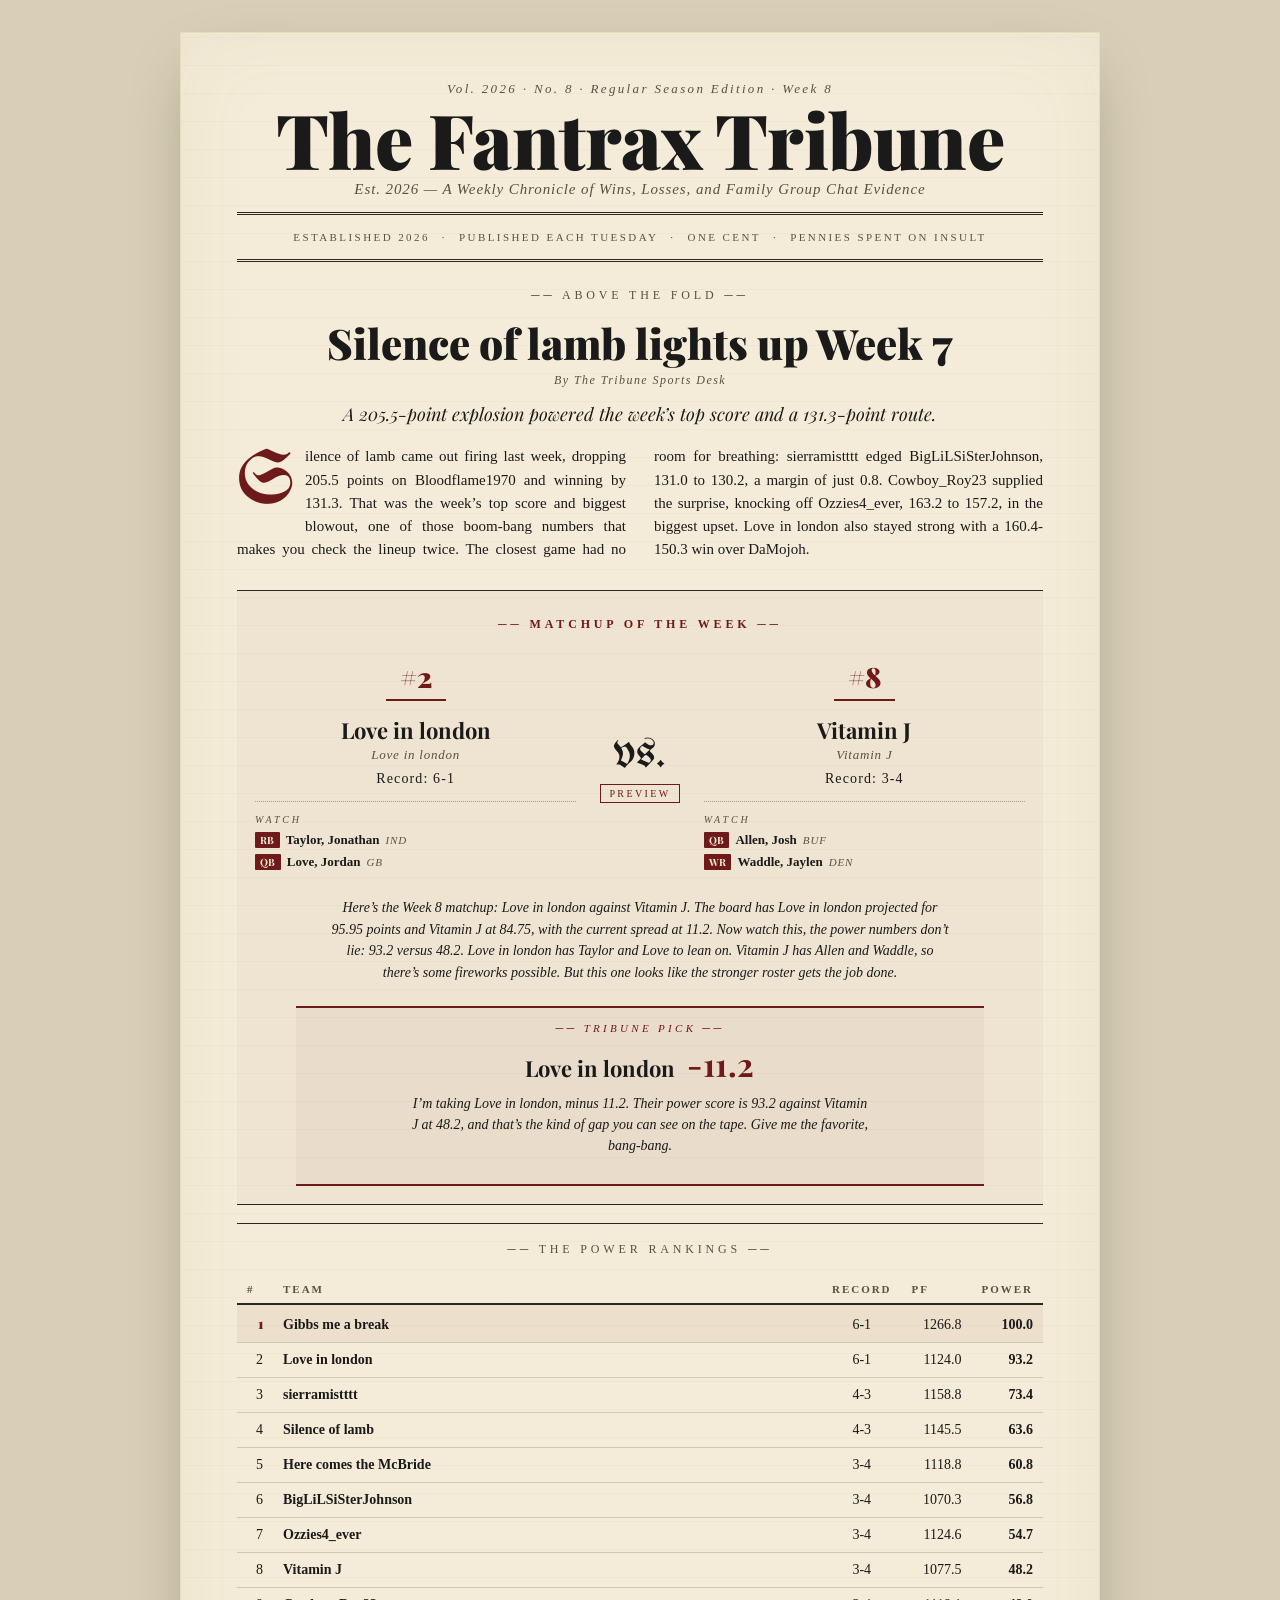
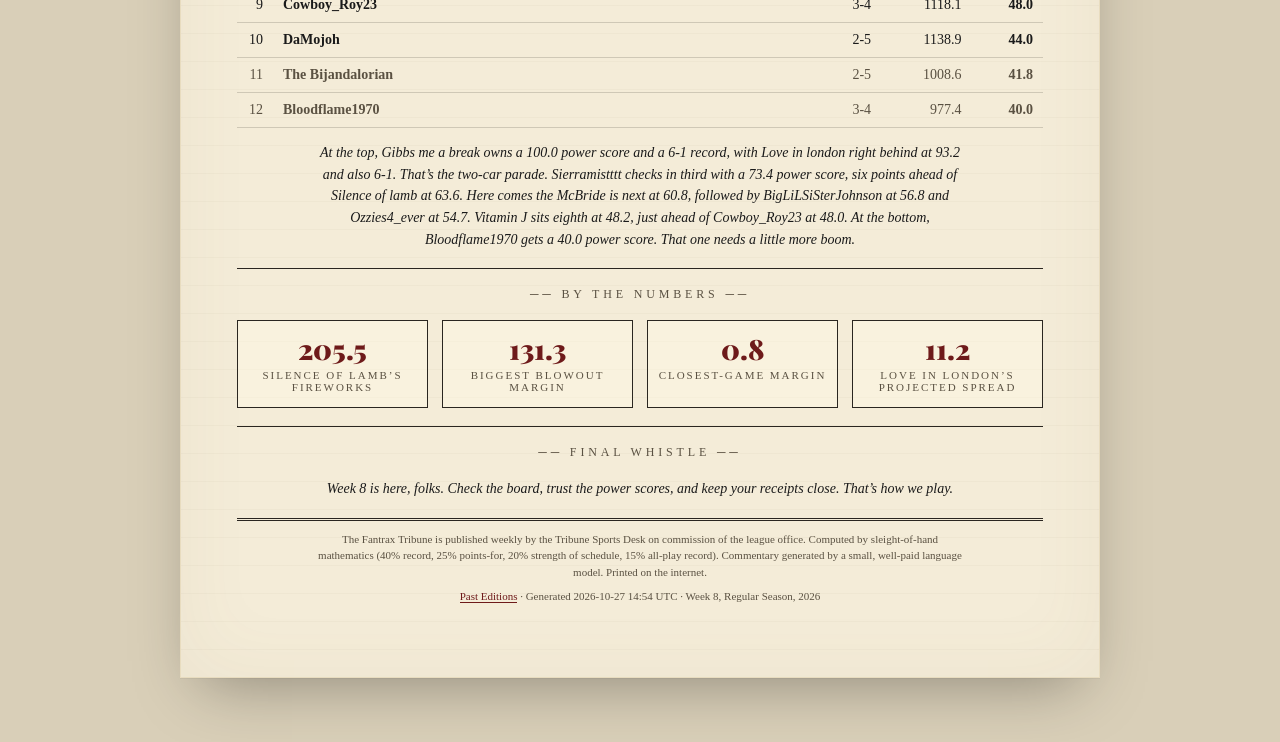
<file: editions/week-8.html>
<!DOCTYPE html>
<html lang="en">
<head>
<meta charset="utf-8">
<meta name="viewport" content="width=device-width, initial-scale=1">
<title>The Fantrax Tribune — Week 8 Edition</title>
<link rel="preconnect" href="https://fonts.googleapis.com">
<link rel="preconnect" href="https://fonts.gstatic.com" crossorigin>
<link href="https://fonts.googleapis.com/css2?family=Playfair+Display:wght@700;900&family=Old+Standard+TT:ital,wght@0,400;0,700;1,400&family=UnifrakturMaguntia&display=swap" rel="stylesheet">
<link rel="stylesheet" href="../static/style.css">
</head>
<body>
<div class="paper">

<header class="masthead">
  <div class="edition-line">Vol. 2026 · No. 8 · Regular Season Edition · Week 8</div>
  <h1 class="title">The Fantrax Tribune</h1>
  <div class="subtitle">Est. 2026 — A Weekly Chronicle of Wins, Losses, and Family Group Chat Evidence</div>
  <div class="rule rule-double"></div>
  <div class="meta-line">
    <span>Established 2026</span>
    <span>·</span>
    <span>Published Each Tuesday</span>
    <span>·</span>
    <span>One Cent</span>
    <span>·</span>
    <span>Pennies Spent on Insult</span>
  </div>
  <div class="rule rule-double"></div>
</header>

<!-- ===== ABOVE THE FOLD ===== -->
<section class="above-fold">
  
  <div class="kicker">── Above The Fold ──</div>
  <article class="lede">
    <h2 class="lede-headline">Silence of lamb lights up Week 7</h2>
    <div class="byline">By The Tribune Sports Desk</div>
    <p class="deck">A 205.5-point explosion powered the week’s top score and a 131.3-point route.</p>
    <div class="drop-cap-wrap">
      <p class="drop-cap">Silence of lamb came out firing last week, dropping 205.5 points on Bloodflame1970 and winning by 131.3. That was the week’s top score and biggest blowout, one of those boom-bang numbers that makes you check the lineup twice. The closest game had no room for breathing: sierramistttt edged BigLiLSiSterJohnson, 131.0 to 130.2, a margin of just 0.8. Cowboy_Roy23 supplied the surprise, knocking off Ozzies4_ever, 163.2 to 157.2, in the biggest upset. Love in london also stayed strong with a 160.4-150.3 win over DaMojoh.</p>
    </div>
  </article>
  

  
  <aside class="motw">
    <div class="kicker accent">── Matchup of the Week ──</div>
    <div class="matchup">
      <div class="side">
        <div class="rank-badge"><span class="hash">#</span>2</div>
        <div class="team-name">Love in london</div>
        <div class="owner-name">Love in london</div>
        <div class="record">Record: 6-1</div>
        
        <div class="key-players">
          <div class="key-label">Watch</div>
          
          <div class="player-chip">
            <span class="player-pos">RB</span>
            <span class="player-name">Taylor, Jonathan</span>
            <span class="player-team">IND</span>
          </div>
          
          <div class="player-chip">
            <span class="player-pos">QB</span>
            <span class="player-name">Love, Jordan</span>
            <span class="player-team">GB</span>
          </div>
          
        </div>
        
      </div>
      <div class="vs">
        <div class="versus">vs.</div>
        
          <div class="status-pill">PREVIEW</div>
        
      </div>
      <div class="side">
        <div class="rank-badge"><span class="hash">#</span>8</div>
        <div class="team-name">Vitamin J</div>
        <div class="owner-name">Vitamin J</div>
        <div class="record">Record: 3-4</div>
        
        <div class="key-players">
          <div class="key-label">Watch</div>
          
          <div class="player-chip">
            <span class="player-pos">QB</span>
            <span class="player-name">Allen, Josh</span>
            <span class="player-team">BUF</span>
          </div>
          
          <div class="player-chip">
            <span class="player-pos">WR</span>
            <span class="player-name">Waddle, Jaylen</span>
            <span class="player-team">DEN</span>
          </div>
          
        </div>
        
      </div>
    </div>
    <p class="motw-blurb">Here’s the Week 8 matchup: Love in london against Vitamin J. The board has Love in london projected for 95.95 points and Vitamin J at 84.75, with the current spread at 11.2. Now watch this, the power numbers don’t lie: 93.2 versus 48.2. Love in london has Taylor and Love to lean on. Vitamin J has Allen and Waddle, so there’s some fireworks possible. But this one looks like the stronger roster gets the job done.</p>

    
    <div class="tribune-pick">
      <div class="pick-label">── Tribune Pick ──</div>
      <div class="pick-line">
        <span class="pick-team">Love in london</span>
        <span class="pick-spread">-11.2</span>
      </div>
      <p class="pick-blurb">I’m taking Love in london, minus 11.2. Their power score is 93.2 against Vitamin J at 48.2, and that’s the kind of gap you can see on the tape. Give me the favorite, bang-bang.</p>
    </div>
    
  </aside>
  
</section>

<div class="rule rule-single"></div>

<!-- ===== POWER RANKINGS ===== -->
<section class="rankings">
  <div class="kicker">── The Power Rankings ──</div>
  <table class="rankings-table">
    <thead>
      <tr>
        <th class="col-rank">#</th>
        <th class="col-team">Team</th>
        <th class="col-record">Record</th>
        <th class="col-pf">PF</th>
        <th class="col-score">Power</th>
      </tr>
    </thead>
    <tbody>
      
      <tr class="rank-row rank-row--top ">
        <td class="col-rank">1</td>
        <td class="col-team">
          
            <strong>Gibbs me a break</strong>
          
        </td>
        <td class="col-record">6-1</td>
        <td class="col-pf">1266.8</td>
        <td class="col-score">100.0</td>
      </tr>
      
      <tr class="rank-row  ">
        <td class="col-rank">2</td>
        <td class="col-team">
          
            <strong>Love in london</strong>
          
        </td>
        <td class="col-record">6-1</td>
        <td class="col-pf">1124.0</td>
        <td class="col-score">93.2</td>
      </tr>
      
      <tr class="rank-row  ">
        <td class="col-rank">3</td>
        <td class="col-team">
          
            <strong>sierramistttt</strong>
          
        </td>
        <td class="col-record">4-3</td>
        <td class="col-pf">1158.8</td>
        <td class="col-score">73.4</td>
      </tr>
      
      <tr class="rank-row  ">
        <td class="col-rank">4</td>
        <td class="col-team">
          
            <strong>Silence of lamb</strong>
          
        </td>
        <td class="col-record">4-3</td>
        <td class="col-pf">1145.5</td>
        <td class="col-score">63.6</td>
      </tr>
      
      <tr class="rank-row  ">
        <td class="col-rank">5</td>
        <td class="col-team">
          
            <strong>Here comes the McBride</strong>
          
        </td>
        <td class="col-record">3-4</td>
        <td class="col-pf">1118.8</td>
        <td class="col-score">60.8</td>
      </tr>
      
      <tr class="rank-row  ">
        <td class="col-rank">6</td>
        <td class="col-team">
          
            <strong>BigLiLSiSterJohnson</strong>
          
        </td>
        <td class="col-record">3-4</td>
        <td class="col-pf">1070.3</td>
        <td class="col-score">56.8</td>
      </tr>
      
      <tr class="rank-row  ">
        <td class="col-rank">7</td>
        <td class="col-team">
          
            <strong>Ozzies4_ever</strong>
          
        </td>
        <td class="col-record">3-4</td>
        <td class="col-pf">1124.6</td>
        <td class="col-score">54.7</td>
      </tr>
      
      <tr class="rank-row  ">
        <td class="col-rank">8</td>
        <td class="col-team">
          
            <strong>Vitamin J</strong>
          
        </td>
        <td class="col-record">3-4</td>
        <td class="col-pf">1077.5</td>
        <td class="col-score">48.2</td>
      </tr>
      
      <tr class="rank-row  ">
        <td class="col-rank">9</td>
        <td class="col-team">
          
            <strong>Cowboy_Roy23</strong>
          
        </td>
        <td class="col-record">3-4</td>
        <td class="col-pf">1118.1</td>
        <td class="col-score">48.0</td>
      </tr>
      
      <tr class="rank-row  ">
        <td class="col-rank">10</td>
        <td class="col-team">
          
            <strong>DaMojoh</strong>
          
        </td>
        <td class="col-record">2-5</td>
        <td class="col-pf">1138.9</td>
        <td class="col-score">44.0</td>
      </tr>
      
      <tr class="rank-row  rank-row--bottom">
        <td class="col-rank">11</td>
        <td class="col-team">
          
            <strong>The Bijandalorian</strong>
          
        </td>
        <td class="col-record">2-5</td>
        <td class="col-pf">1008.6</td>
        <td class="col-score">41.8</td>
      </tr>
      
      <tr class="rank-row  rank-row--bottom">
        <td class="col-rank">12</td>
        <td class="col-team">
          
            <strong>Bloodflame1970</strong>
          
        </td>
        <td class="col-record">3-4</td>
        <td class="col-pf">977.4</td>
        <td class="col-score">40.0</td>
      </tr>
      
    </tbody>
  </table>

  <p class="section-blurb">At the top, Gibbs me a break owns a 100.0 power score and a 6-1 record, with Love in london right behind at 93.2 and also 6-1. That’s the two-car parade. Sierramistttt checks in third with a 73.4 power score, six points ahead of Silence of lamb at 63.6. Here comes the McBride is next at 60.8, followed by BigLiLSiSterJohnson at 56.8 and Ozzies4_ever at 54.7. Vitamin J sits eighth at 48.2, just ahead of Cowboy_Roy23 at 48.0. At the bottom, Bloodflame1970 gets a 40.0 power score. That one needs a little more boom.</p>
</section>

<div class="rule rule-single"></div>

<!-- ===== BY THE NUMBERS ===== -->
<section class="numbers">
  <div class="kicker">── By The Numbers ──</div>
  <div class="numbers-grid">
    
      <div class="number-card">
        <div class="number-value">205.5</div>
        <div class="number-label">Silence of lamb’s fireworks</div>
      </div>
    
      <div class="number-card">
        <div class="number-value">131.3</div>
        <div class="number-label">Biggest blowout margin</div>
      </div>
    
      <div class="number-card">
        <div class="number-value">0.8</div>
        <div class="number-label">Closest-game margin</div>
      </div>
    
      <div class="number-card">
        <div class="number-value">11.2</div>
        <div class="number-label">Love in london’s projected spread</div>
      </div>
    
  </div>
</section>

<div class="rule rule-single"></div>

<!-- ===== CLOSING NOTES ===== -->

<section class="closing">
  <div class="kicker">── Final Whistle ──</div>
  <p class="closing-body">Week 8 is here, folks. Check the board, trust the power scores, and keep your receipts close. That’s how we play.</p>
</section>


<footer class="colophon">
  <div class="rule rule-double"></div>
  <p>
    The Fantrax Tribune is published weekly by the Tribune Sports Desk
    on commission of the league office. Computed by sleight-of-hand mathematics
    (40% record, 25% points-for, 20% strength of schedule, 15% all-play record).
    Commentary generated by a small, well-paid language model. Printed on the internet.
  </p>
  <p class="archive-note">
    <a href="../editions/index.html">Past Editions</a> ·
    Generated 2026-10-27 14:54 UTC · Week 8, Regular Season, 2026
  </p>
</footer>

</div>
</body>
</html>
</file>
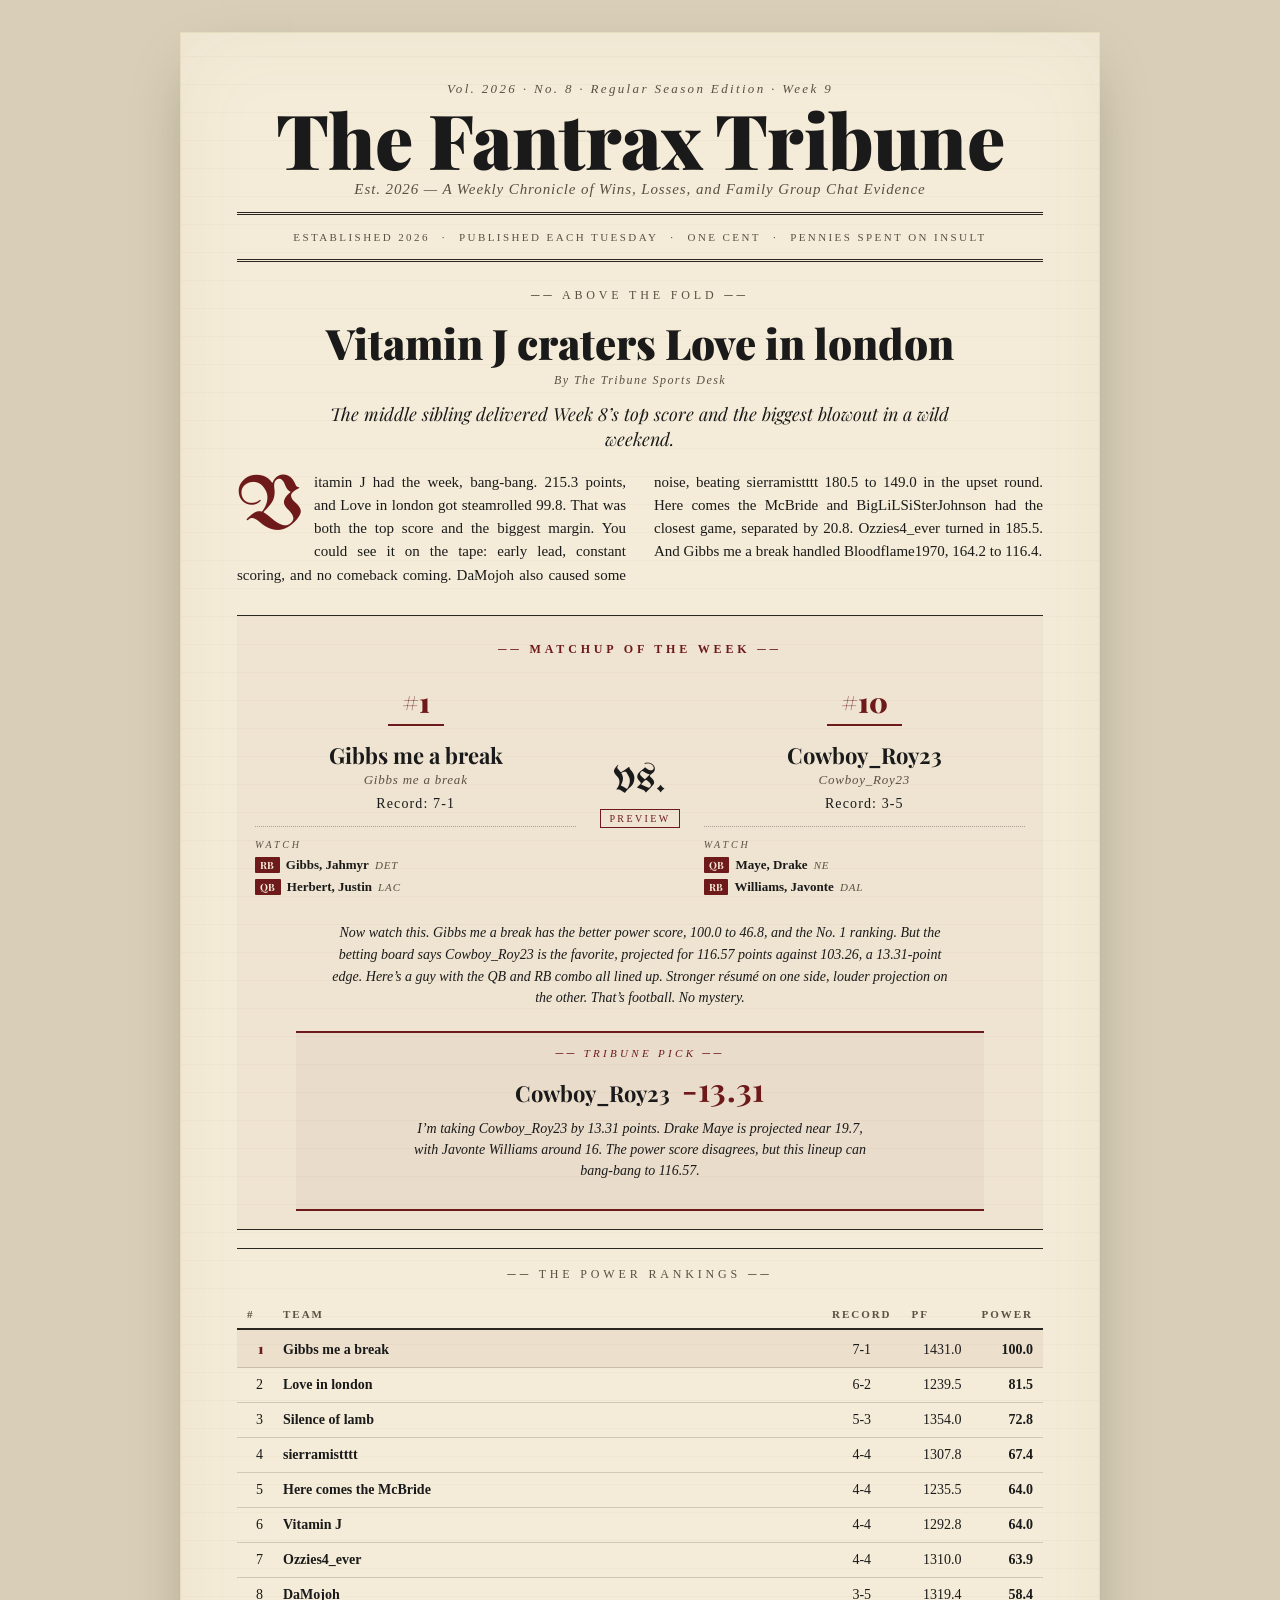
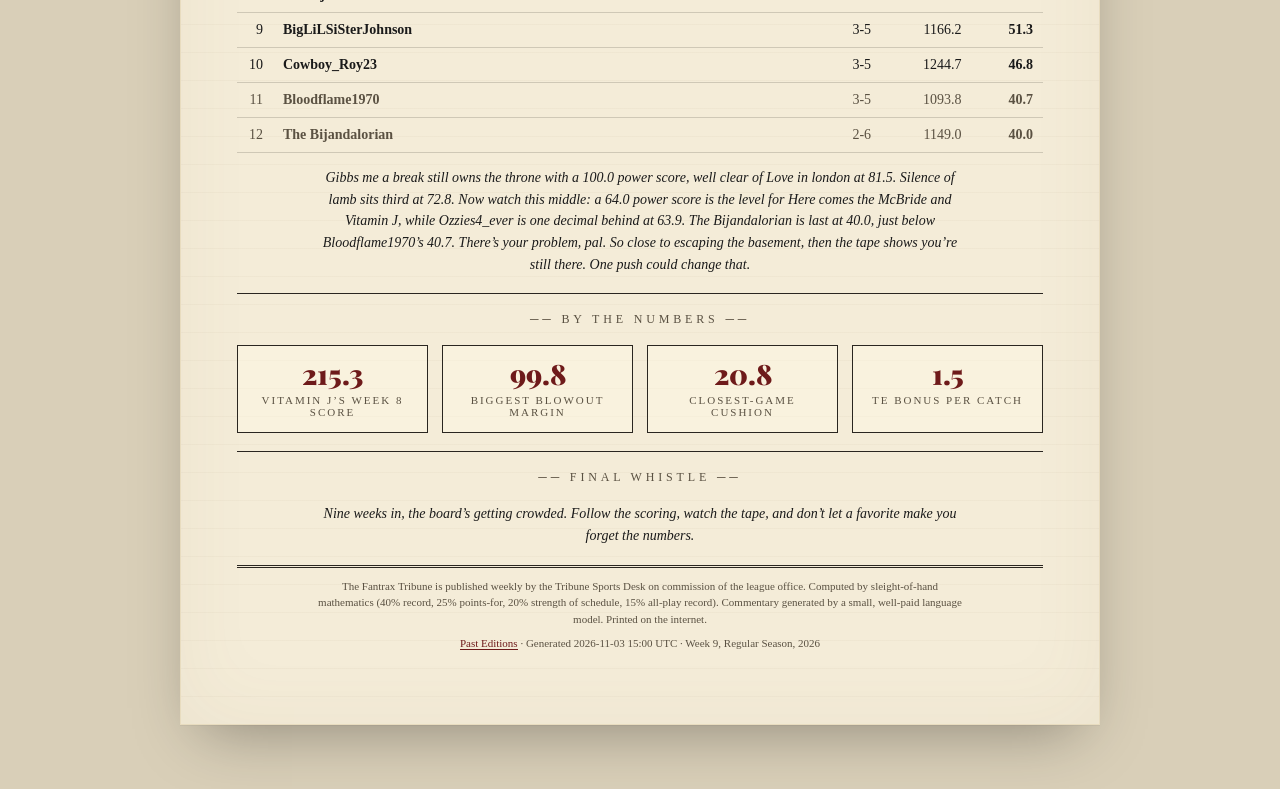
<file: editions/week-9.html>
<!DOCTYPE html>
<html lang="en">
<head>
<meta charset="utf-8">
<meta name="viewport" content="width=device-width, initial-scale=1">
<title>The Fantrax Tribune — Week 9 Edition</title>
<link rel="preconnect" href="https://fonts.googleapis.com">
<link rel="preconnect" href="https://fonts.gstatic.com" crossorigin>
<link href="https://fonts.googleapis.com/css2?family=Playfair+Display:wght@700;900&family=Old+Standard+TT:ital,wght@0,400;0,700;1,400&family=UnifrakturMaguntia&display=swap" rel="stylesheet">
<link rel="stylesheet" href="../static/style.css">
</head>
<body>
<div class="paper">

<header class="masthead">
  <div class="edition-line">Vol. 2026 · No. 8 · Regular Season Edition · Week 9</div>
  <h1 class="title">The Fantrax Tribune</h1>
  <div class="subtitle">Est. 2026 — A Weekly Chronicle of Wins, Losses, and Family Group Chat Evidence</div>
  <div class="rule rule-double"></div>
  <div class="meta-line">
    <span>Established 2026</span>
    <span>·</span>
    <span>Published Each Tuesday</span>
    <span>·</span>
    <span>One Cent</span>
    <span>·</span>
    <span>Pennies Spent on Insult</span>
  </div>
  <div class="rule rule-double"></div>
</header>

<!-- ===== ABOVE THE FOLD ===== -->
<section class="above-fold">
  
  <div class="kicker">── Above The Fold ──</div>
  <article class="lede">
    <h2 class="lede-headline">Vitamin J craters Love in london</h2>
    <div class="byline">By The Tribune Sports Desk</div>
    <p class="deck">The middle sibling delivered Week 8’s top score and the biggest blowout in a wild weekend.</p>
    <div class="drop-cap-wrap">
      <p class="drop-cap">Vitamin J had the week, bang-bang. 215.3 points, and Love in london got steamrolled 99.8. That was both the top score and the biggest margin. You could see it on the tape: early lead, constant scoring, and no comeback coming. DaMojoh also caused some noise, beating sierramistttt 180.5 to 149.0 in the upset round. Here comes the McBride and BigLiLSiSterJohnson had the closest game, separated by 20.8. Ozzies4_ever turned in 185.5. And Gibbs me a break handled Bloodflame1970, 164.2 to 116.4.</p>
    </div>
  </article>
  

  
  <aside class="motw">
    <div class="kicker accent">── Matchup of the Week ──</div>
    <div class="matchup">
      <div class="side">
        <div class="rank-badge"><span class="hash">#</span>1</div>
        <div class="team-name">Gibbs me a break</div>
        <div class="owner-name">Gibbs me a break</div>
        <div class="record">Record: 7-1</div>
        
        <div class="key-players">
          <div class="key-label">Watch</div>
          
          <div class="player-chip">
            <span class="player-pos">RB</span>
            <span class="player-name">Gibbs, Jahmyr</span>
            <span class="player-team">DET</span>
          </div>
          
          <div class="player-chip">
            <span class="player-pos">QB</span>
            <span class="player-name">Herbert, Justin</span>
            <span class="player-team">LAC</span>
          </div>
          
        </div>
        
      </div>
      <div class="vs">
        <div class="versus">vs.</div>
        
          <div class="status-pill">PREVIEW</div>
        
      </div>
      <div class="side">
        <div class="rank-badge"><span class="hash">#</span>10</div>
        <div class="team-name">Cowboy_Roy23</div>
        <div class="owner-name">Cowboy_Roy23</div>
        <div class="record">Record: 3-5</div>
        
        <div class="key-players">
          <div class="key-label">Watch</div>
          
          <div class="player-chip">
            <span class="player-pos">QB</span>
            <span class="player-name">Maye, Drake</span>
            <span class="player-team">NE</span>
          </div>
          
          <div class="player-chip">
            <span class="player-pos">RB</span>
            <span class="player-name">Williams, Javonte</span>
            <span class="player-team">DAL</span>
          </div>
          
        </div>
        
      </div>
    </div>
    <p class="motw-blurb">Now watch this. Gibbs me a break has the better power score, 100.0 to 46.8, and the No. 1 ranking. But the betting board says Cowboy_Roy23 is the favorite, projected for 116.57 points against 103.26, a 13.31-point edge. Here’s a guy with the QB and RB combo all lined up. Stronger résumé on one side, louder projection on the other. That’s football. No mystery.</p>

    
    <div class="tribune-pick">
      <div class="pick-label">── Tribune Pick ──</div>
      <div class="pick-line">
        <span class="pick-team">Cowboy_Roy23</span>
        <span class="pick-spread">-13.31</span>
      </div>
      <p class="pick-blurb">I’m taking Cowboy_Roy23 by 13.31 points. Drake Maye is projected near 19.7, with Javonte Williams around 16. The power score disagrees, but this lineup can bang-bang to 116.57.</p>
    </div>
    
  </aside>
  
</section>

<div class="rule rule-single"></div>

<!-- ===== POWER RANKINGS ===== -->
<section class="rankings">
  <div class="kicker">── The Power Rankings ──</div>
  <table class="rankings-table">
    <thead>
      <tr>
        <th class="col-rank">#</th>
        <th class="col-team">Team</th>
        <th class="col-record">Record</th>
        <th class="col-pf">PF</th>
        <th class="col-score">Power</th>
      </tr>
    </thead>
    <tbody>
      
      <tr class="rank-row rank-row--top ">
        <td class="col-rank">1</td>
        <td class="col-team">
          
            <strong>Gibbs me a break</strong>
          
        </td>
        <td class="col-record">7-1</td>
        <td class="col-pf">1431.0</td>
        <td class="col-score">100.0</td>
      </tr>
      
      <tr class="rank-row  ">
        <td class="col-rank">2</td>
        <td class="col-team">
          
            <strong>Love in london</strong>
          
        </td>
        <td class="col-record">6-2</td>
        <td class="col-pf">1239.5</td>
        <td class="col-score">81.5</td>
      </tr>
      
      <tr class="rank-row  ">
        <td class="col-rank">3</td>
        <td class="col-team">
          
            <strong>Silence of lamb</strong>
          
        </td>
        <td class="col-record">5-3</td>
        <td class="col-pf">1354.0</td>
        <td class="col-score">72.8</td>
      </tr>
      
      <tr class="rank-row  ">
        <td class="col-rank">4</td>
        <td class="col-team">
          
            <strong>sierramistttt</strong>
          
        </td>
        <td class="col-record">4-4</td>
        <td class="col-pf">1307.8</td>
        <td class="col-score">67.4</td>
      </tr>
      
      <tr class="rank-row  ">
        <td class="col-rank">5</td>
        <td class="col-team">
          
            <strong>Here comes the McBride</strong>
          
        </td>
        <td class="col-record">4-4</td>
        <td class="col-pf">1235.5</td>
        <td class="col-score">64.0</td>
      </tr>
      
      <tr class="rank-row  ">
        <td class="col-rank">6</td>
        <td class="col-team">
          
            <strong>Vitamin J</strong>
          
        </td>
        <td class="col-record">4-4</td>
        <td class="col-pf">1292.8</td>
        <td class="col-score">64.0</td>
      </tr>
      
      <tr class="rank-row  ">
        <td class="col-rank">7</td>
        <td class="col-team">
          
            <strong>Ozzies4_ever</strong>
          
        </td>
        <td class="col-record">4-4</td>
        <td class="col-pf">1310.0</td>
        <td class="col-score">63.9</td>
      </tr>
      
      <tr class="rank-row  ">
        <td class="col-rank">8</td>
        <td class="col-team">
          
            <strong>DaMojoh</strong>
          
        </td>
        <td class="col-record">3-5</td>
        <td class="col-pf">1319.4</td>
        <td class="col-score">58.4</td>
      </tr>
      
      <tr class="rank-row  ">
        <td class="col-rank">9</td>
        <td class="col-team">
          
            <strong>BigLiLSiSterJohnson</strong>
          
        </td>
        <td class="col-record">3-5</td>
        <td class="col-pf">1166.2</td>
        <td class="col-score">51.3</td>
      </tr>
      
      <tr class="rank-row  ">
        <td class="col-rank">10</td>
        <td class="col-team">
          
            <strong>Cowboy_Roy23</strong>
          
        </td>
        <td class="col-record">3-5</td>
        <td class="col-pf">1244.7</td>
        <td class="col-score">46.8</td>
      </tr>
      
      <tr class="rank-row  rank-row--bottom">
        <td class="col-rank">11</td>
        <td class="col-team">
          
            <strong>Bloodflame1970</strong>
          
        </td>
        <td class="col-record">3-5</td>
        <td class="col-pf">1093.8</td>
        <td class="col-score">40.7</td>
      </tr>
      
      <tr class="rank-row  rank-row--bottom">
        <td class="col-rank">12</td>
        <td class="col-team">
          
            <strong>The Bijandalorian</strong>
          
        </td>
        <td class="col-record">2-6</td>
        <td class="col-pf">1149.0</td>
        <td class="col-score">40.0</td>
      </tr>
      
    </tbody>
  </table>

  <p class="section-blurb">Gibbs me a break still owns the throne with a 100.0 power score, well clear of Love in london at 81.5. Silence of lamb sits third at 72.8. Now watch this middle: a 64.0 power score is the level for Here comes the McBride and Vitamin J, while Ozzies4_ever is one decimal behind at 63.9. The Bijandalorian is last at 40.0, just below Bloodflame1970’s 40.7. There’s your problem, pal. So close to escaping the basement, then the tape shows you’re still there. One push could change that.</p>
</section>

<div class="rule rule-single"></div>

<!-- ===== BY THE NUMBERS ===== -->
<section class="numbers">
  <div class="kicker">── By The Numbers ──</div>
  <div class="numbers-grid">
    
      <div class="number-card">
        <div class="number-value">215.3</div>
        <div class="number-label">Vitamin J’s Week 8 score</div>
      </div>
    
      <div class="number-card">
        <div class="number-value">99.8</div>
        <div class="number-label">Biggest blowout margin</div>
      </div>
    
      <div class="number-card">
        <div class="number-value">20.8</div>
        <div class="number-label">Closest-game cushion</div>
      </div>
    
      <div class="number-card">
        <div class="number-value">1.5</div>
        <div class="number-label">TE bonus per catch</div>
      </div>
    
  </div>
</section>

<div class="rule rule-single"></div>

<!-- ===== CLOSING NOTES ===== -->

<section class="closing">
  <div class="kicker">── Final Whistle ──</div>
  <p class="closing-body">Nine weeks in, the board’s getting crowded. Follow the scoring, watch the tape, and don’t let a favorite make you forget the numbers.</p>
</section>


<footer class="colophon">
  <div class="rule rule-double"></div>
  <p>
    The Fantrax Tribune is published weekly by the Tribune Sports Desk
    on commission of the league office. Computed by sleight-of-hand mathematics
    (40% record, 25% points-for, 20% strength of schedule, 15% all-play record).
    Commentary generated by a small, well-paid language model. Printed on the internet.
  </p>
  <p class="archive-note">
    <a href="../editions/index.html">Past Editions</a> ·
    Generated 2026-11-03 15:00 UTC · Week 9, Regular Season, 2026
  </p>
</footer>

</div>
</body>
</html>
</file>
<file: static/style.css>
/* =============================================================
   THE FANTRAX TRIBUNE — broadsheet Sunday paper
   Color palette driven by CSS variables; matches config.json.
   ============================================================= */

:root {
  --newsprint: #f4ecd8;
  --newsprint-shadow: #e8dcbf;
  --ink: #1a1a1a;
  --ink-faded: #5a5142;
  --accent: #6e1a1a;
  --rule: #2a2620;
}

* { box-sizing: border-box; }

html, body {
  margin: 0;
  padding: 0;
  background: #d9cfb8;
  font-family: "Old Standard TT", "Georgia", serif;
  color: var(--ink);
  -webkit-font-smoothing: antialiased;
}

.paper {
  max-width: 920px;
  margin: 32px auto 64px;
  padding: 48px 56px 64px;
  background: var(--newsprint);
  background-image:
    repeating-linear-gradient(
      0deg,
      transparent 0,
      transparent 27px,
      rgba(120, 100, 60, 0.04) 27px,
      rgba(120, 100, 60, 0.04) 28px
    );
  box-shadow:
    0 1px 0 rgba(0,0,0,0.04),
    0 24px 60px -20px rgba(0,0,0,0.35),
    inset 0 0 80px rgba(120, 100, 60, 0.06);
  border: 1px solid var(--newsprint-shadow);
}

/* ============ MASTHEAD ============ */

.masthead { text-align: center; padding-bottom: 8px; }

.edition-line {
  font-family: "Old Standard TT", serif;
  font-style: italic;
  font-size: 13px;
  letter-spacing: 0.18em;
  color: var(--ink-faded);
  margin-bottom: 6px;
}

.title {
  font-family: "Playfair Display", "Georgia", serif;
  font-weight: 900;
  font-size: clamp(40px, 7vw, 76px);
  line-height: 0.95;
  letter-spacing: -0.01em;
  margin: 4px 0 6px;
  color: var(--ink);
  text-transform: none;
}

.subtitle {
  font-family: "Old Standard TT", serif;
  font-style: italic;
  font-size: 15px;
  color: var(--ink-faded);
  letter-spacing: 0.06em;
  margin-bottom: 14px;
}

.rule { height: 0; border: 0; }
.rule-single   { border-top: 1px solid var(--rule); margin: 18px 0; }
.rule-double   { border-top: 3px double var(--rule); margin: 10px 0; }

.meta-line {
  font-family: "Old Standard TT", serif;
  font-size: 11px;
  letter-spacing: 0.22em;
  text-transform: uppercase;
  color: var(--ink-faded);
  display: flex;
  justify-content: center;
  gap: 12px;
  flex-wrap: wrap;
  padding: 6px 0;
}

/* ============ KICKER / SECTION HEADERS ============ */

.kicker {
  font-family: "Old Standard TT", serif;
  font-size: 12px;
  letter-spacing: 0.32em;
  text-transform: uppercase;
  text-align: center;
  color: var(--ink-faded);
  margin: 8px 0 18px;
}
.kicker.accent { color: var(--accent); font-weight: 700; }

/* ============ LEDE ============ */

.lede { margin: 8px 0 24px; }
.lede-headline {
  font-family: "Playfair Display", serif;
  font-weight: 900;
  font-size: clamp(28px, 4.2vw, 42px);
  line-height: 1.05;
  margin: 6px 0 8px;
  text-align: center;
}
.byline {
  font-family: "Old Standard TT", serif;
  font-style: italic;
  font-size: 12px;
  text-align: center;
  color: var(--ink-faded);
  margin-bottom: 14px;
  letter-spacing: 0.12em;
}
.deck {
  font-family: "Playfair Display", serif;
  font-style: italic;
  font-size: 18px;
  line-height: 1.4;
  text-align: center;
  color: var(--ink);
  margin: 0 auto 18px;
  max-width: 80%;
}

.drop-cap-wrap { columns: 2; column-gap: 28px; }
.drop-cap::first-letter {
  font-family: "UnifrakturMaguntia", "Playfair Display", serif;
  font-size: 76px;
  line-height: 0.85;
  float: left;
  padding: 6px 10px 0 0;
  color: var(--accent);
}
.drop-cap {
  font-family: "Old Standard TT", serif;
  font-size: 15px;
  line-height: 1.55;
  text-align: justify;
  hyphens: auto;
  margin: 0;
}

/* ============ MATCHUP OF THE WEEK ============ */

.motw {
  margin: 28px 0 12px;
  padding: 18px 12px;
  border-top: 1px solid var(--rule);
  border-bottom: 1px solid var(--rule);
  background: rgba(110, 26, 26, 0.04);
}

.matchup {
  display: grid;
  grid-template-columns: 1fr auto 1fr;
  gap: 18px;
  align-items: center;
  text-align: center;
}

.side { padding: 8px 6px; }
.rank-badge {
  display: inline-block;
  font-family: "Playfair Display", serif;
  font-weight: 900;
  font-size: 28px;
  color: var(--accent);
  border-bottom: 2px solid var(--accent);
  padding: 0 14px 4px;
  margin-bottom: 8px;
}
.rank-badge .hash { font-weight: 700; opacity: 0.7; }
.team-name {
  font-family: "Playfair Display", serif;
  font-weight: 700;
  font-size: 22px;
  margin: 6px 0 2px;
}
.owner-name {
  font-family: "Old Standard TT", serif;
  font-style: italic;
  font-size: 13px;
  color: var(--ink-faded);
  letter-spacing: 0.06em;
}
.record {
  font-family: "Old Standard TT", serif;
  font-size: 14px;
  margin-top: 8px;
  letter-spacing: 0.08em;
}

.key-players {
  margin-top: 14px;
  padding-top: 12px;
  border-top: 1px dotted rgba(42, 38, 32, 0.35);
  text-align: left;
}
.key-label {
  font-family: "Old Standard TT", serif;
  font-style: italic;
  font-size: 10px;
  letter-spacing: 0.28em;
  text-transform: uppercase;
  color: var(--ink-faded);
  margin-bottom: 6px;
}
.player-chip {
  font-family: "Old Standard TT", serif;
  font-size: 13px;
  line-height: 1.4;
  margin-bottom: 4px;
  color: var(--ink);
  display: flex;
  align-items: baseline;
  gap: 6px;
}
.player-pos {
  display: inline-block;
  font-family: "Playfair Display", serif;
  font-weight: 700;
  font-size: 10px;
  letter-spacing: 0.04em;
  background: var(--accent);
  color: var(--newsprint);
  padding: 1px 5px;
  min-width: 22px;
  text-align: center;
  border-radius: 1px;
  flex-shrink: 0;
}
.player-name {
  font-weight: 700;
}
.player-team {
  font-family: "Old Standard TT", serif;
  font-style: italic;
  font-size: 11px;
  color: var(--ink-faded);
  letter-spacing: 0.08em;
  flex-shrink: 0;
}

.vs { display: flex; flex-direction: column; align-items: center; }
.versus {
  font-family: "UnifrakturMaguntia", serif;
  font-size: 48px;
  color: var(--ink);
  line-height: 1;
}
.status-pill {
  font-family: "Old Standard TT", serif;
  font-size: 10px;
  letter-spacing: 0.24em;
  padding: 3px 8px;
  margin-top: 6px;
  border: 1px solid var(--accent);
  color: var(--accent);
}

.motw-blurb {
  font-family: "Old Standard TT", serif;
  font-size: 14px;
  line-height: 1.55;
  text-align: center;
  font-style: italic;
  max-width: 80%;
  margin: 14px auto 0;
  color: var(--ink);
}

.tribune-pick {
  margin: 22px auto 0;
  padding: 14px 18px;
  border-top: 2px solid var(--accent);
  border-bottom: 2px solid var(--accent);
  text-align: center;
  max-width: 88%;
  background: rgba(110, 26, 26, 0.04);
}
.pick-label {
  font-family: "Old Standard TT", serif;
  font-style: italic;
  font-size: 11px;
  letter-spacing: 0.3em;
  text-transform: uppercase;
  color: var(--accent);
  margin-bottom: 8px;
}
.pick-line {
  display: flex;
  justify-content: center;
  align-items: baseline;
  gap: 12px;
  font-family: "Playfair Display", serif;
  font-weight: 700;
  margin-bottom: 8px;
}
.pick-team {
  font-size: 22px;
  color: var(--ink);
}
.pick-spread {
  font-size: 32px;
  color: var(--accent);
  font-weight: 700;
  font-variant-numeric: tabular-nums;
  letter-spacing: 0.02em;
}
.pick-blurb {
  font-family: "Old Standard TT", serif;
  font-style: italic;
  font-size: 14px;
  line-height: 1.5;
  color: var(--ink);
  margin-top: 6px;
  max-width: 70%;
  margin-left: auto;
  margin-right: auto;
}

/* ============ POWER RANKINGS TABLE ============ */

.rankings-table {
  width: 100%;
  border-collapse: collapse;
  font-family: "Old Standard TT", serif;
  font-size: 14px;
  margin: 6px 0 14px;
}

.rankings-table thead th {
  font-family: "Old Standard TT", serif;
  font-weight: 700;
  font-size: 11px;
  letter-spacing: 0.18em;
  text-transform: uppercase;
  color: var(--ink-faded);
  text-align: left;
  padding: 8px 10px;
  border-bottom: 2px solid var(--rule);
}

.rankings-table tbody td {
  padding: 9px 10px;
  border-bottom: 1px solid rgba(42, 38, 32, 0.18);
  vertical-align: baseline;
}

.col-rank   { width: 36px; text-align: right; font-variant-numeric: tabular-nums; }
.col-team   { }  /* flexes to fill remaining space — no fixed width */
.col-record { width: 70px; text-align: center; font-variant-numeric: tabular-nums; }
.col-pf     { width: 70px; text-align: right; font-variant-numeric: tabular-nums; }
.col-score  { width: 70px; text-align: right; font-variant-numeric: tabular-nums; font-weight: 700; }

.rank-row--top    { background: rgba(110, 26, 26, 0.06); }
.rank-row--top .col-rank { font-family: "Playfair Display", serif; font-weight: 900; color: var(--accent); }
.rank-row--bottom { color: var(--ink-faded); }

.section-blurb {
  font-family: "Old Standard TT", serif;
  font-style: italic;
  font-size: 14px;
  line-height: 1.55;
  text-align: center;
  margin: 12px auto 0;
  max-width: 80%;
}

/* ============ BY THE NUMBERS ============ */

.numbers-grid {
  display: grid;
  grid-template-columns: repeat(auto-fit, minmax(160px, 1fr));
  gap: 14px;
  margin: 4px 0 18px;
}
.number-card {
  border: 1px solid var(--rule);
  padding: 14px 10px;
  text-align: center;
  background: rgba(255, 250, 230, 0.4);
}
.number-value {
  font-family: "Playfair Display", serif;
  font-weight: 900;
  font-size: 28px;
  color: var(--accent);
  line-height: 1;
}
.number-label {
  font-family: "Old Standard TT", serif;
  font-size: 11px;
  letter-spacing: 0.18em;
  text-transform: uppercase;
  color: var(--ink-faded);
  margin-top: 6px;
}

/* ============ CLOSING ============ */

.closing-body {
  font-family: "Old Standard TT", serif;
  font-size: 14px;
  line-height: 1.55;
  text-align: center;
  max-width: 80%;
  margin: 8px auto 18px;
  font-style: italic;
}

/* ============ COLOPHON ============ */

.colophon { text-align: center; margin-top: 8px; }
.colophon p {
  font-family: "Old Standard TT", serif;
  font-size: 11px;
  color: var(--ink-faded);
  margin: 8px auto;
  max-width: 80%;
  line-height: 1.5;
}
.archive-note a {
  color: var(--accent);
  text-decoration: none;
  border-bottom: 1px solid var(--accent);
}

/* ============ PRINT / NARROW ============ */

@media (max-width: 700px) {
  .paper { margin: 0; padding: 28px 20px 40px; box-shadow: none; border: none; }
  .title { font-size: 36px; }
  .drop-cap-wrap { columns: 1; }
  .matchup { grid-template-columns: 1fr; }
  .vs { padding: 8px 0; }
}

@media print {
  body { background: #fff; }
  .paper { box-shadow: none; margin: 0; max-width: none; }
}
</file>
